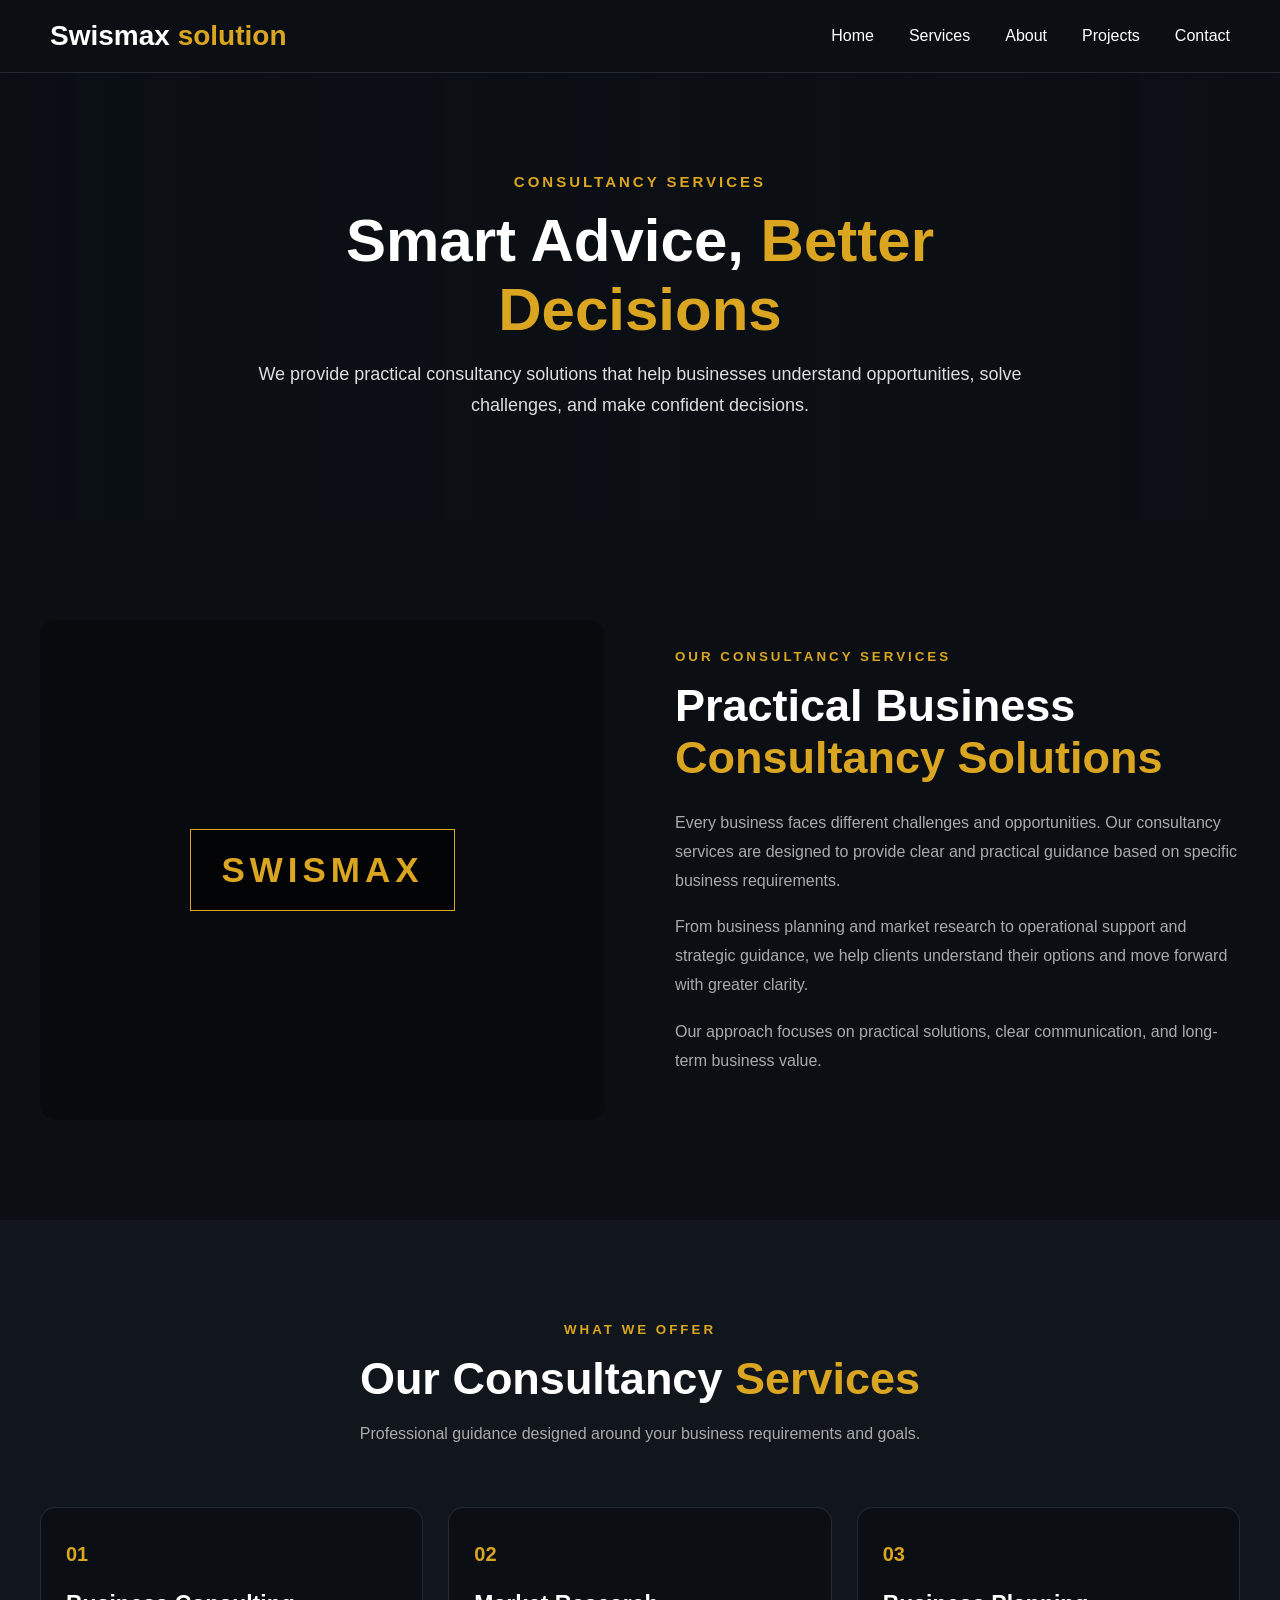
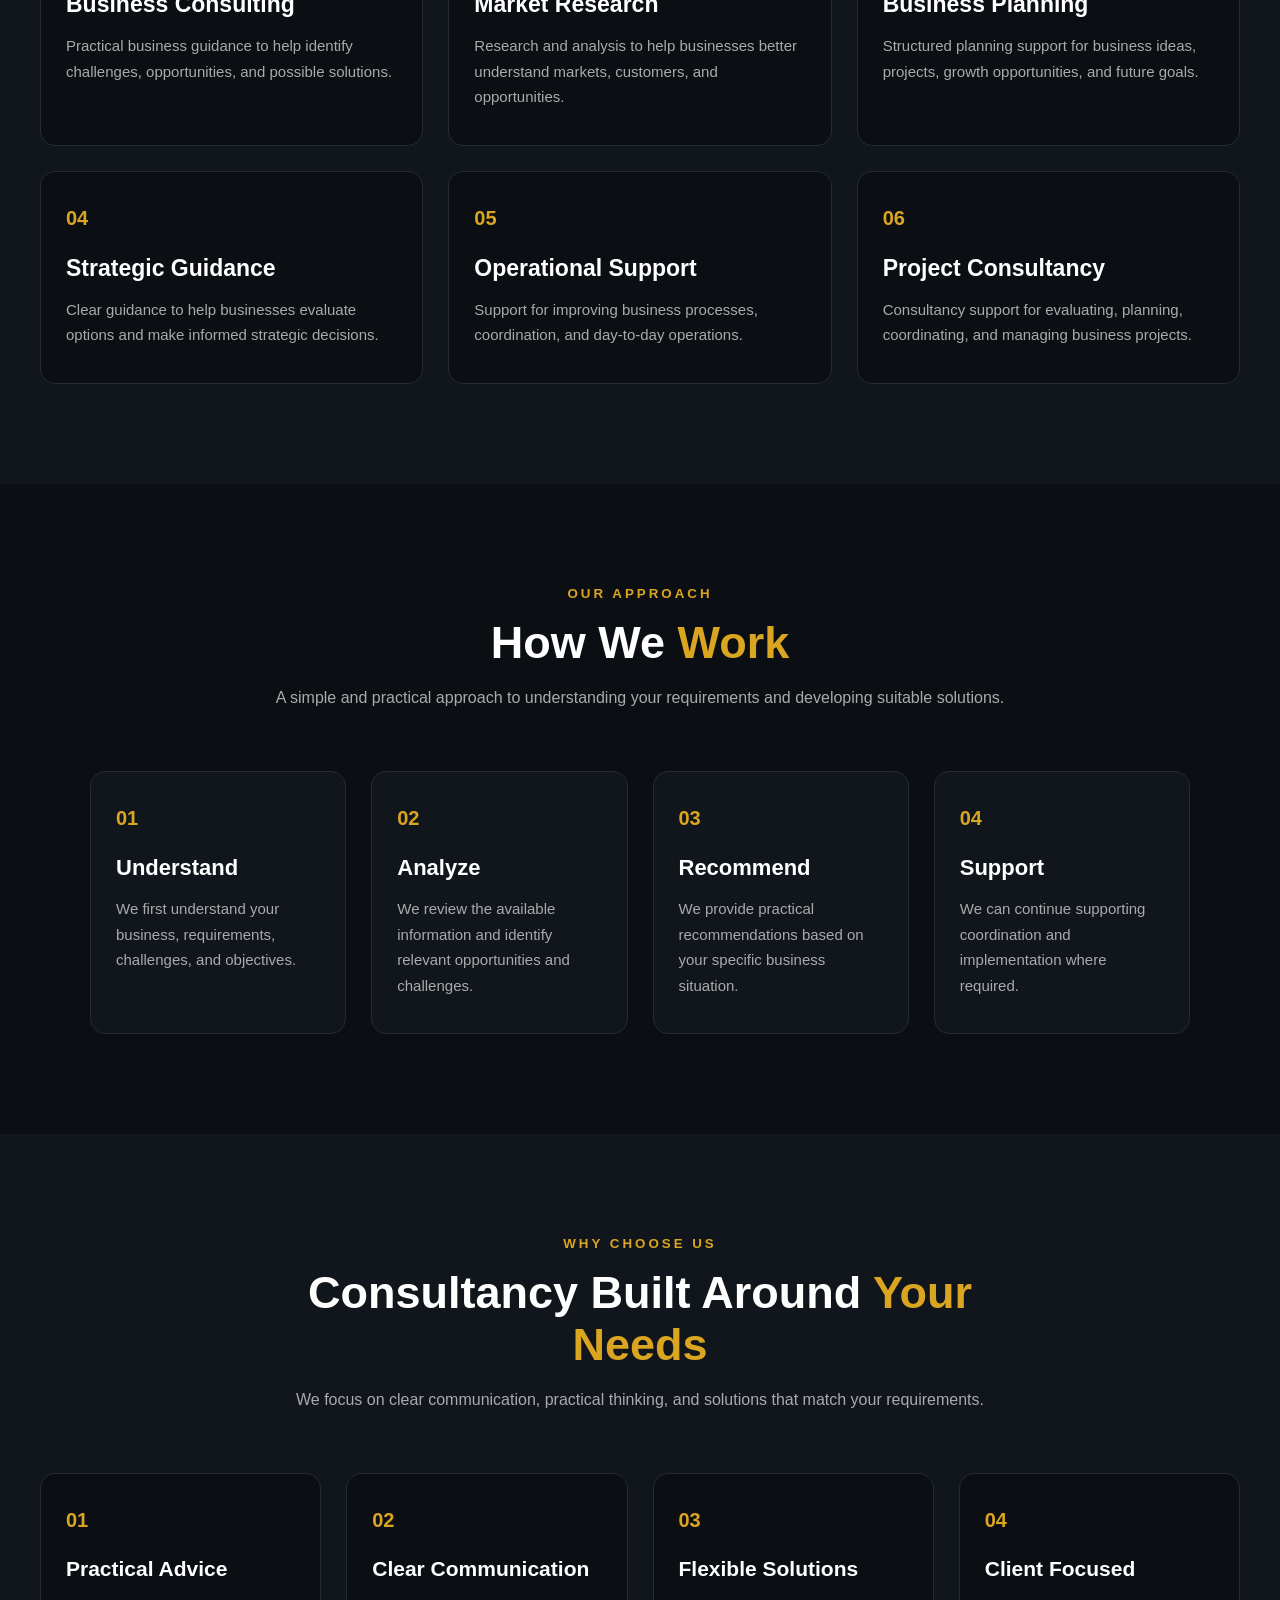
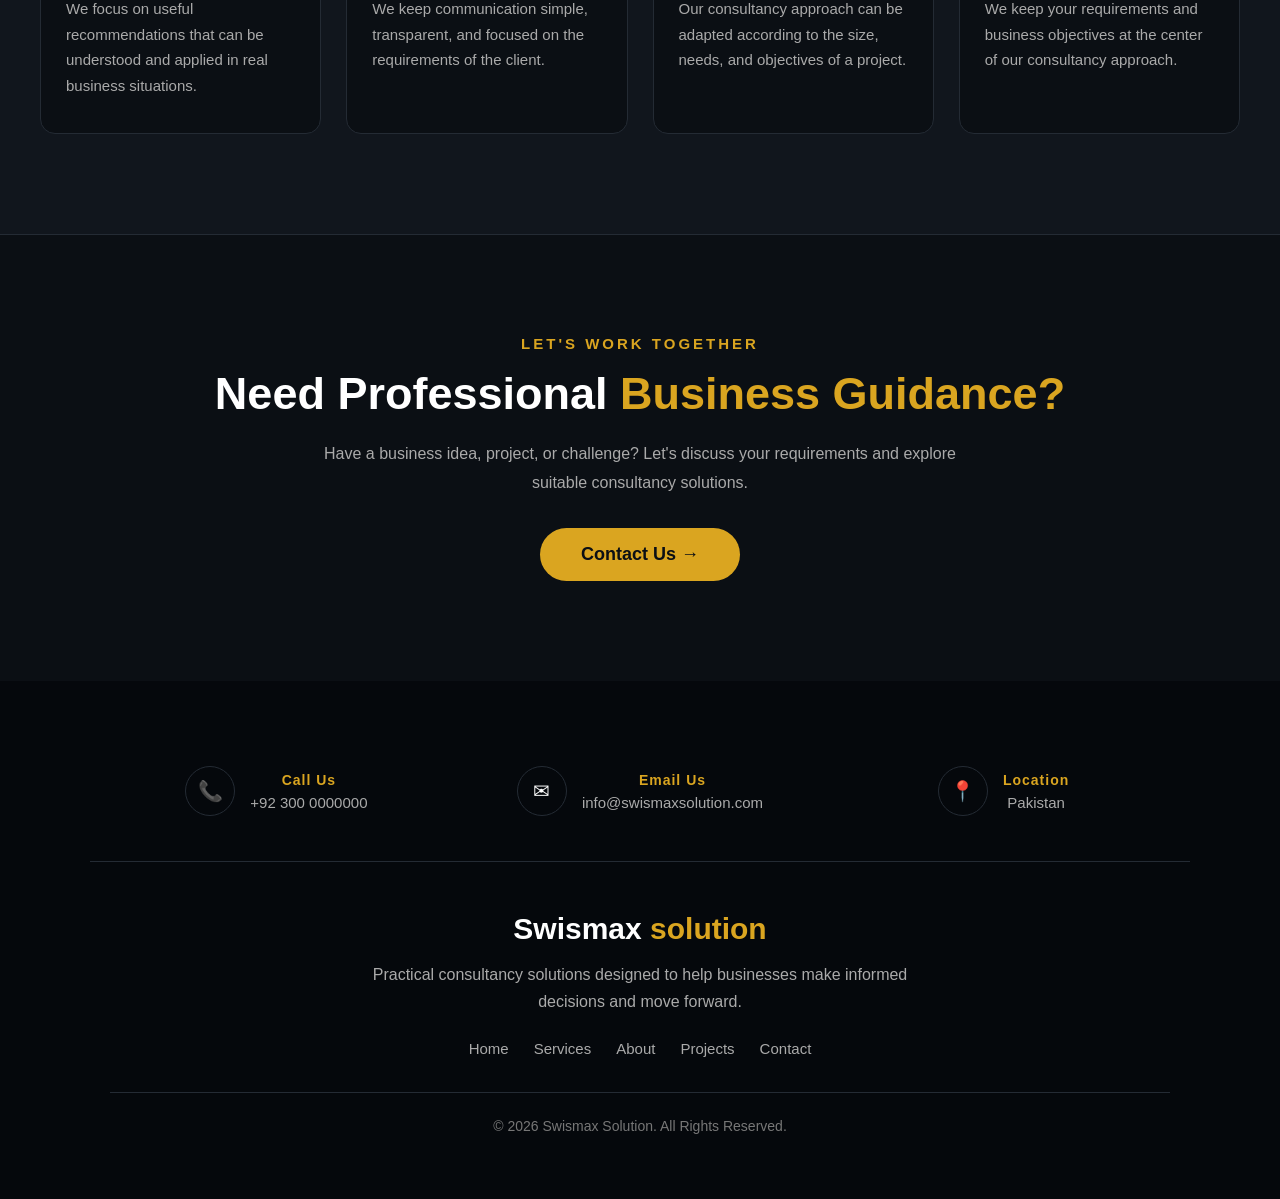
<file: cons.html>
<!DOCTYPE html>
<html lang="en">

<head>

    <meta charset="UTF-8">

    <meta name="viewport" content="width=device-width, initial-scale=1.0">

    <title>Swismax Solution - Consultancy</title>

    <link rel="stylesheet" href="style.css">

</head>


<body>


    <!-- ================= NAVBAR ================= -->

 
<nav>

    <div class="logo">
        Swismax<span> solution</span>
    </div>


    <!-- Toggle Button -->

    <button class="menu-toggle" id="menuToggle">
        ☰
    </button>


    <!-- Navigation Links -->

    <ul class="nav-links" id="navLinks">

        <li>
            <a href="index.html">Home</a>
        </li>

        <li>
            <a href="Services.html">Services</a>
        </li>

        <li>
            <a href="About.html">About</a>
        </li>

        <li>
            <a href="Project.html">Projects</a>
        </li>

        <li>
            <a href="contact.html">Contact</a>
        </li>

    </ul>

</nav>




    <!-- ================= HERO ================= -->

    <section class="consultancy-hero">

        <div class="consultancy-hero-content">

            <small>CONSULTANCY SERVICES</small>

            <h1>
                Smart Advice,
                <span>Better Decisions</span>
            </h1>

            <p>
                We provide practical consultancy solutions that help
                businesses understand opportunities, solve challenges,
                and make confident decisions.
            </p>

        </div>

    </section>



    <!-- ================= INTRO ================= -->

    <section class="consultancy-main">

        <div class="consultancy-main-container">


            <div class="consultancy-main-image">

                <div class="consultancy-image-box">
                    SWISMAX
                </div>

            </div>


            <div class="consultancy-main-content">

                <small>OUR CONSULTANCY SERVICES</small>

                <h2>
                    Practical Business
                    <span>Consultancy Solutions</span>
                </h2>

                <p>
                    Every business faces different challenges and
                    opportunities. Our consultancy services are designed
                    to provide clear and practical guidance based on
                    specific business requirements.
                </p>

                <p>
                    From business planning and market research to
                    operational support and strategic guidance, we help
                    clients understand their options and move forward
                    with greater clarity.
                </p>

                <p>
                    Our approach focuses on practical solutions,
                    clear communication, and long-term business value.
                </p>

            </div>

        </div>

    </section>



    <!-- ================= SERVICES ================= -->

    <section class="consultancy-services">

        <div class="consultancy-section-heading">

            <small>WHAT WE OFFER</small>

            <h2>
                Our Consultancy
                <span>Services</span>
            </h2>

            <p>
                Professional guidance designed around your business
                requirements and goals.
            </p>

        </div>


        <div class="consultancy-service-grid">


            <!-- CARD 1 -->

            <div class="consultancy-service-card">

                <div class="consultancy-icon">
                    01
                </div>

                <h3>
                    Business Consulting
                </h3>

                <p>
                    Practical business guidance to help identify
                    challenges, opportunities, and possible solutions.
                </p>

            </div>



            <!-- CARD 2 -->

            <div class="consultancy-service-card">

                <div class="consultancy-icon">
                    02
                </div>

                <h3>
                    Market Research
                </h3>

                <p>
                    Research and analysis to help businesses better
                    understand markets, customers, and opportunities.
                </p>

            </div>



            <!-- CARD 3 -->

            <div class="consultancy-service-card">

                <div class="consultancy-icon">
                    03
                </div>

                <h3>
                    Business Planning
                </h3>

                <p>
                    Structured planning support for business ideas,
                    projects, growth opportunities, and future goals.
                </p>

            </div>



            <!-- CARD 4 -->

            <div class="consultancy-service-card">

                <div class="consultancy-icon">
                    04
                </div>

                <h3>
                    Strategic Guidance
                </h3>

                <p>
                    Clear guidance to help businesses evaluate options
                    and make informed strategic decisions.
                </p>

            </div>



            <!-- CARD 5 -->

            <div class="consultancy-service-card">

                <div class="consultancy-icon">
                    05
                </div>

                <h3>
                    Operational Support
                </h3>

                <p>
                    Support for improving business processes,
                    coordination, and day-to-day operations.
                </p>

            </div>



            <!-- CARD 6 -->

            <div class="consultancy-service-card">

                <div class="consultancy-icon">
                    06
                </div>

                <h3>
                    Project Consultancy
                </h3>

                <p>
                    Consultancy support for evaluating, planning,
                    coordinating, and managing business projects.
                </p>

            </div>

        </div>

    </section>



    <!-- ================= PROCESS ================= -->

    <section class="consultancy-process">

        <div class="consultancy-section-heading">

            <small>OUR APPROACH</small>

            <h2>
                How We
                <span>Work</span>
            </h2>

            <p>
                A simple and practical approach to understanding your
                requirements and developing suitable solutions.
            </p>

        </div>


        <div class="consultancy-process-grid">


            <div class="consultancy-process-card">

                <div class="consultancy-process-number">
                    01
                </div>

                <h3>
                    Understand
                </h3>

                <p>
                    We first understand your business, requirements,
                    challenges, and objectives.
                </p>

            </div>



            <div class="consultancy-process-card">

                <div class="consultancy-process-number">
                    02
                </div>

                <h3>
                    Analyze
                </h3>

                <p>
                    We review the available information and identify
                    relevant opportunities and challenges.
                </p>

            </div>



            <div class="consultancy-process-card">

                <div class="consultancy-process-number">
                    03
                </div>

                <h3>
                    Recommend
                </h3>

                <p>
                    We provide practical recommendations based on
                    your specific business situation.
                </p>

            </div>



            <div class="consultancy-process-card">

                <div class="consultancy-process-number">
                    04
                </div>

                <h3>
                    Support
                </h3>

                <p>
                    We can continue supporting coordination and
                    implementation where required.
                </p>

            </div>

        </div>

    </section>



    <!-- ================= WHY US ================= -->

    <section class="consultancy-why">

        <div class="consultancy-section-heading">

            <small>WHY CHOOSE US</small>

            <h2>
                Consultancy Built Around
                <span>Your Needs</span>
            </h2>

            <p>
                We focus on clear communication, practical thinking,
                and solutions that match your requirements.
            </p>

        </div>


        <div class="consultancy-why-grid">


            <div class="consultancy-why-card">

                <div class="consultancy-why-number">
                    01
                </div>

                <h3>
                    Practical Advice
                </h3>

                <p>
                    We focus on useful recommendations that can be
                    understood and applied in real business situations.
                </p>

            </div>



            <div class="consultancy-why-card">

                <div class="consultancy-why-number">
                    02
                </div>

                <h3>
                    Clear Communication
                </h3>

                <p>
                    We keep communication simple, transparent, and
                    focused on the requirements of the client.
                </p>

            </div>



            <div class="consultancy-why-card">

                <div class="consultancy-why-number">
                    03
                </div>

                <h3>
                    Flexible Solutions
                </h3>

                <p>
                    Our consultancy approach can be adapted according
                    to the size, needs, and objectives of a project.
                </p>

            </div>



            <div class="consultancy-why-card">

                <div class="consultancy-why-number">
                    04
                </div>

                <h3>
                    Client Focused
                </h3>

                <p>
                    We keep your requirements and business objectives
                    at the center of our consultancy approach.
                </p>

            </div>

        </div>

    </section>



    <!-- ================= CTA ================= -->

    <section class="consultancy-cta">

        <small>LET'S WORK TOGETHER</small>

        <h2>
            Need Professional
            <span>Business Guidance?</span>
        </h2>

        <p>
            Have a business idea, project, or challenge?
            Let's discuss your requirements and explore suitable
            consultancy solutions.
        </p>

        <a href="/contact.html" class="contact-btn">
            Contact Us →
        </a>

    </section>



    <!-- ================= FOOTER ================= -->

    <footer class="consultancy-footer">


        <div class="consultancy-footer-top">


            <div class="consultancy-footer-item">

                <div class="consultancy-footer-icon">
                    📞
                </div>

                <div>

                    <span>Call Us</span>

                    <p>
                        +92 300 0000000
                    </p>

                </div>

            </div>



            <div class="consultancy-footer-item">

                <div class="consultancy-footer-icon">
                    ✉
                </div>

                <div>

                    <span>Email Us</span>

                    <p>
                        info@swismaxsolution.com
                    </p>

                </div>

            </div>



            <div class="consultancy-footer-item">

                <div class="consultancy-footer-icon">
                    📍
                </div>

                <div>

                    <span>Location</span>

                    <p>
                        Pakistan
                    </p>

                </div>

            </div>

        </div>



        <div class="consultancy-footer-bottom">


            <div class="consultancy-footer-logo">

                Swismax<span> solution</span>

            </div>


            <p>
                Practical consultancy solutions designed to help
                businesses make informed decisions and move forward.
            </p>


            <div class="consultancy-footer-links">

                <a href="/index.html">Home</a>

                <a href="/Services.html">Services</a>

                <a href="/About.html">About</a>

                <a href="/Project.html">Projects</a>

                <a href="/contact.html">Contact</a>

            </div>


            <div class="consultancy-copyright">

                © 2026 Swismax Solution. All Rights Reserved.

            </div>


        </div>

    </footer>


</body>
<script> const menuToggle = document.getElementById("menuToggle"); const navLinks = document.getElementById("navLinks"); menuToggle.addEventListener("click", function () { navLinks.classList.toggle("active"); }); </script>
</html>
</file>
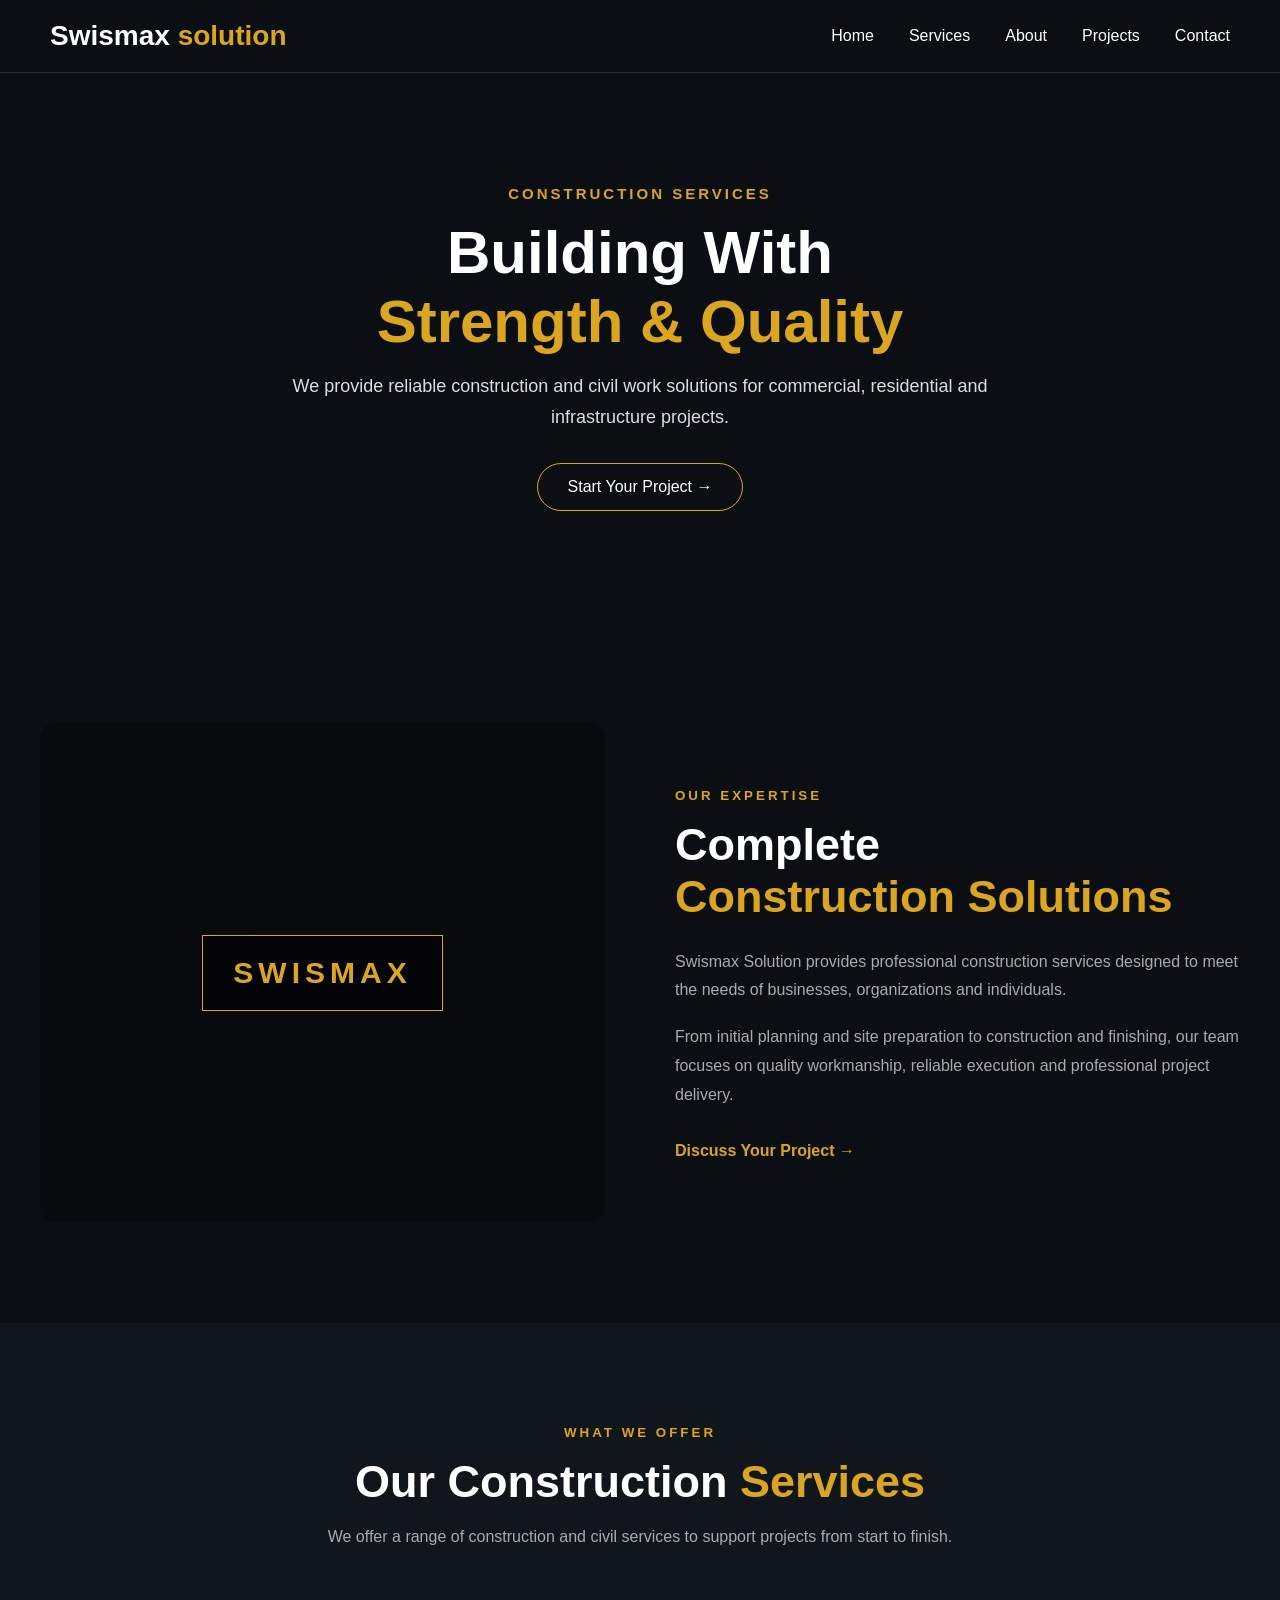
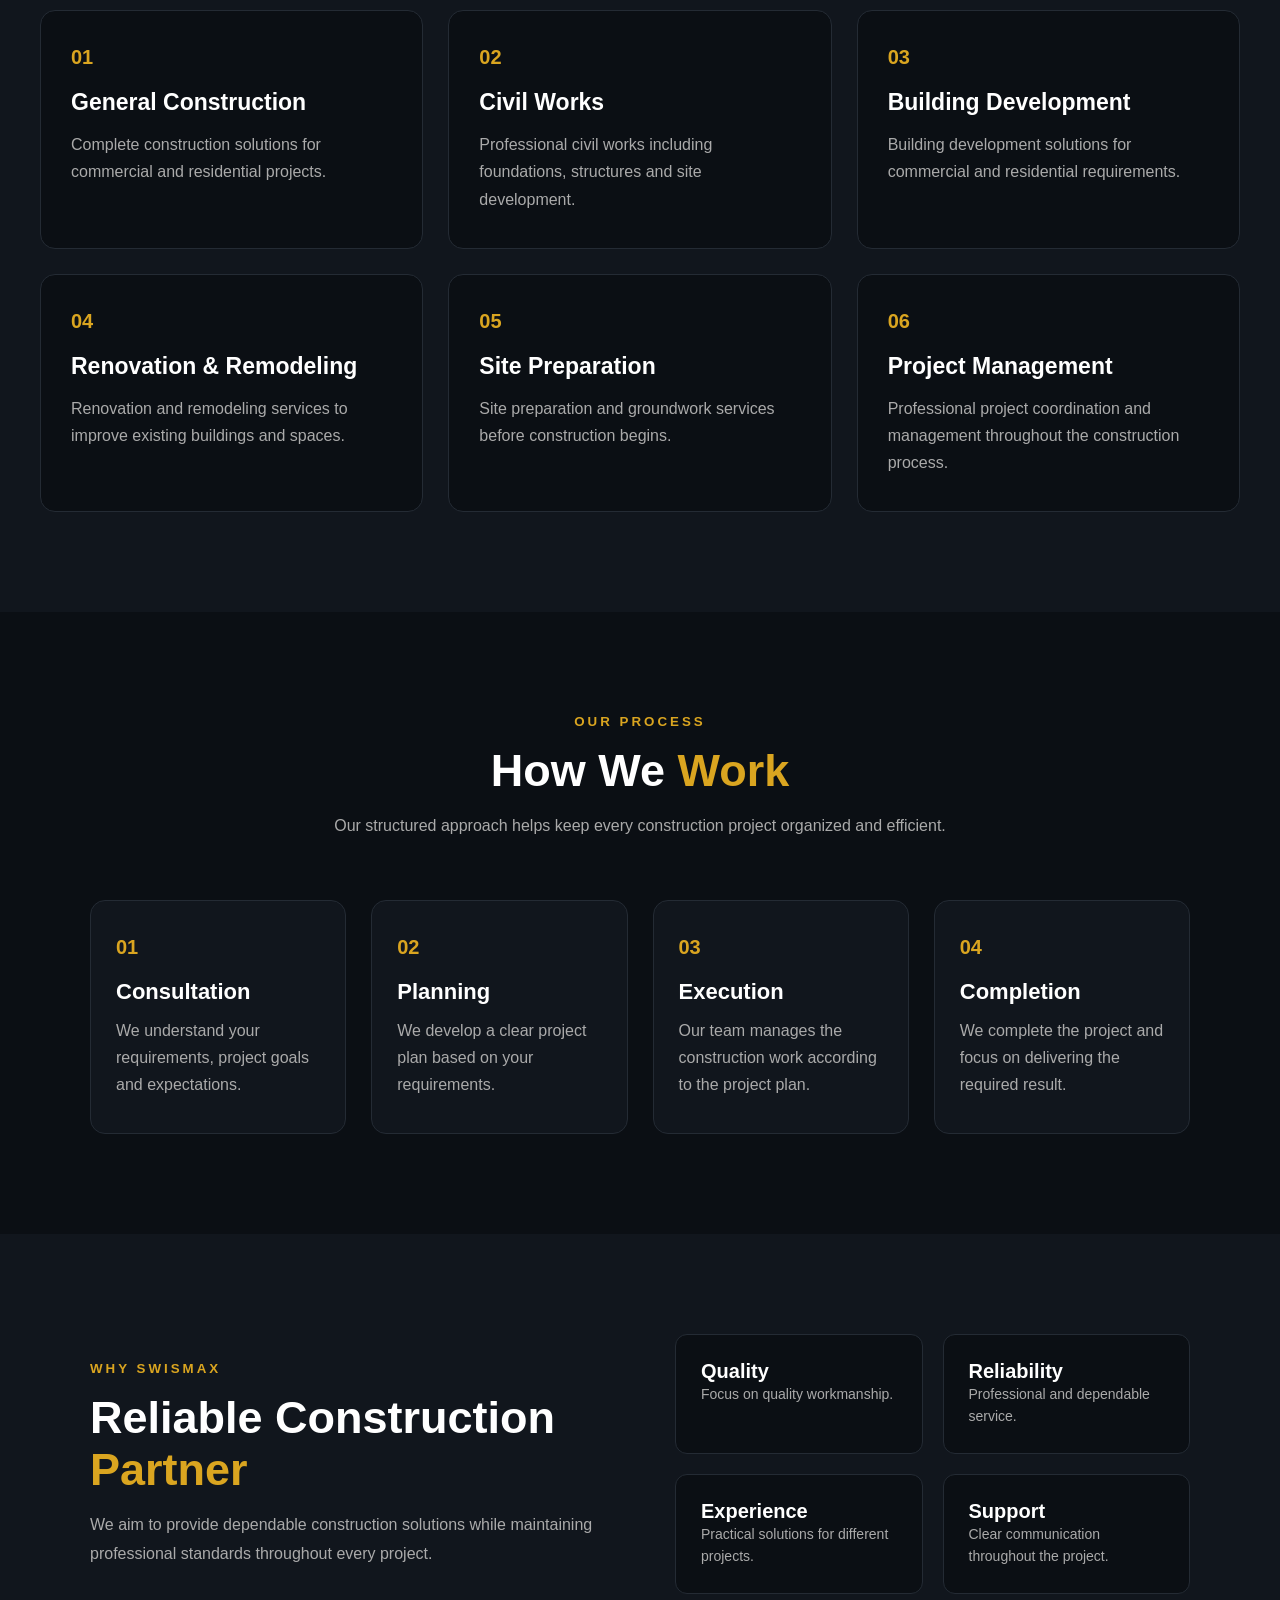
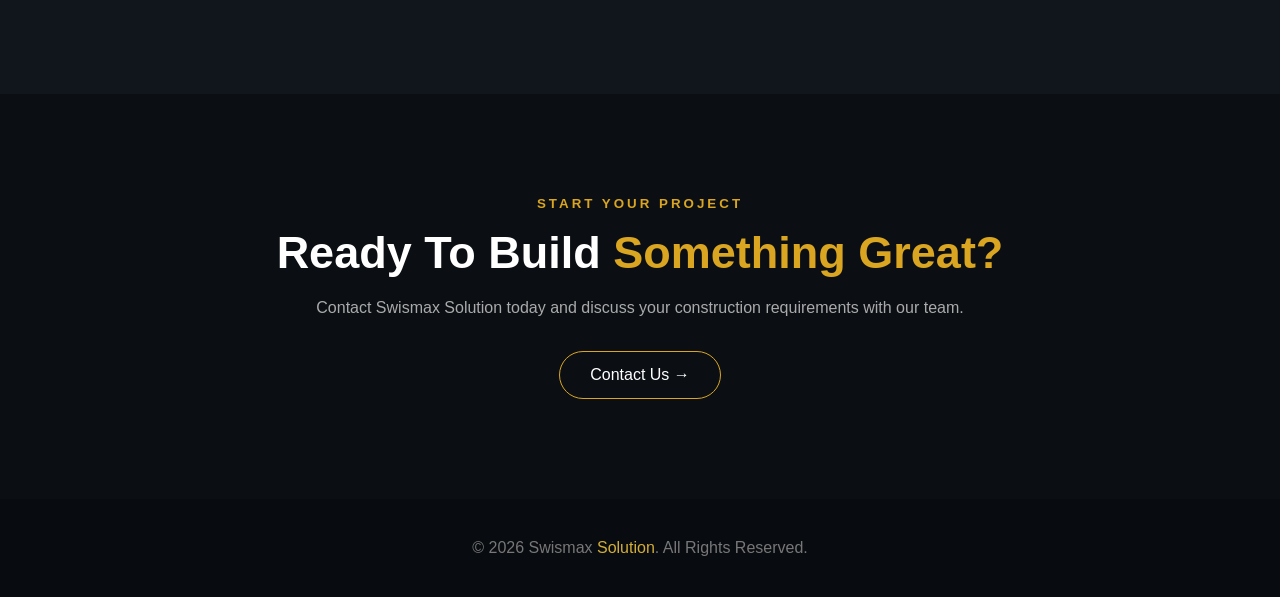
<file: const.html>
<!DOCTYPE html>
<html lang="en">

<head>

    <meta charset="UTF-8">

    <meta name="viewport" content="width=device-width, initial-scale=1.0">

    <title>Swismax Solution - Construction</title>

    <link rel="stylesheet" href="style.css">

</head>


<body>


    <!-- ================= NAVBAR ================= -->

    
<nav>

    <div class="logo">
        Swismax<span> solution</span>
    </div>


    <!-- Toggle Button -->

    <button class="menu-toggle" id="menuToggle">
        ☰
    </button>


    <!-- Navigation Links -->

    <ul class="nav-links" id="navLinks">

        <li>
            <a href="index.html">Home</a>
        </li>

        <li>
            <a href="Services.html">Services</a>
        </li>

        <li>
            <a href="About.html">About</a>
        </li>

        <li>
            <a href="Project.html">Projects</a>
        </li>

        <li>
            <a href="contact.html">Contact</a>
        </li>

    </ul>

</nav>





    <!-- ================= CONSTRUCTION HERO ================= -->

    <section class="construction-hero">

        <div class="construction-hero-content">

            <small>
                CONSTRUCTION SERVICES
            </small>

            <h1>
                Building With
                <span>Strength & Quality</span>
            </h1>

            <p>
                We provide reliable construction and civil work
                solutions for commercial, residential and
                infrastructure projects.
            </p>

            <a href="/contact.html" class="construction-btn">
                Start Your Project →
            </a>

        </div>

    </section>



    <!-- ================= INTRODUCTION ================= -->

    <section class="construction-intro">

        <div class="construction-intro-container">


            <div class="construction-intro-image">

                <div class="construction-image-box">
                    SWISMAX
                </div>

            </div>



            <div class="construction-intro-content">

                <small>
                    OUR EXPERTISE
                </small>

                <h2>
                    Complete
                    <span>Construction Solutions</span>
                </h2>

                <p>
                    Swismax Solution provides professional
                    construction services designed to meet the
                    needs of businesses, organizations and
                    individuals.
                </p>

                <p>
                    From initial planning and site preparation
                    to construction and finishing, our team
                    focuses on quality workmanship, reliable
                    execution and professional project delivery.
                </p>

                <a href="/contact.html" class="construction-link">
                    Discuss Your Project →
                </a>

            </div>

        </div>

    </section>



    <!-- ================= SERVICES ================= -->

    <section class="construction-services">

        <div class="construction-section-heading">

            <small>
                WHAT WE OFFER
            </small>

            <h2>
                Our Construction
                <span>Services</span>
            </h2>

            <p>
                We offer a range of construction and civil
                services to support projects from start to finish.
            </p>

        </div>



        <div class="construction-service-grid">


            <!-- CARD 01 -->

            <div class="construction-service-card">

                <span class="construction-number">
                    01
                </span>

                <h3>
                    General Construction
                </h3>

                <p>
                    Complete construction solutions for
                    commercial and residential projects.
                </p>

            </div>



            <!-- CARD 02 -->

            <div class="construction-service-card">

                <span class="construction-number">
                    02
                </span>

                <h3>
                    Civil Works
                </h3>

                <p>
                    Professional civil works including
                    foundations, structures and site development.
                </p>

            </div>



            <!-- CARD 03 -->

            <div class="construction-service-card">

                <span class="construction-number">
                    03
                </span>

                <h3>
                    Building Development
                </h3>

                <p>
                    Building development solutions for
                    commercial and residential requirements.
                </p>

            </div>



            <!-- CARD 04 -->

            <div class="construction-service-card">

                <span class="construction-number">
                    04
                </span>

                <h3>
                    Renovation & Remodeling
                </h3>

                <p>
                    Renovation and remodeling services to
                    improve existing buildings and spaces.
                </p>

            </div>



            <!-- CARD 05 -->

            <div class="construction-service-card">

                <span class="construction-number">
                    05
                </span>

                <h3>
                    Site Preparation
                </h3>

                <p>
                    Site preparation and groundwork services
                    before construction begins.
                </p>

            </div>



            <!-- CARD 06 -->

            <div class="construction-service-card">

                <span class="construction-number">
                    06
                </span>

                <h3>
                    Project Management
                </h3>

                <p>
                    Professional project coordination and
                    management throughout the construction process.
                </p>

            </div>

        </div>

    </section>



    <!-- ================= PROCESS ================= -->

    <section class="construction-process">

        <div class="construction-section-heading">

            <small>
                OUR PROCESS
            </small>

            <h2>
                How We
                <span>Work</span>
            </h2>

            <p>
                Our structured approach helps keep every
                construction project organized and efficient.
            </p>

        </div>



        <div class="construction-process-grid">


            <div class="process-card">

                <span>01</span>

                <h3>
                    Consultation
                </h3>

                <p>
                    We understand your requirements,
                    project goals and expectations.
                </p>

            </div>



            <div class="process-card">

                <span>02</span>

                <h3>
                    Planning
                </h3>

                <p>
                    We develop a clear project plan based
                    on your requirements.
                </p>

            </div>



            <div class="process-card">

                <span>03</span>

                <h3>
                    Execution
                </h3>

                <p>
                    Our team manages the construction work
                    according to the project plan.
                </p>

            </div>



            <div class="process-card">

                <span>04</span>

                <h3>
                    Completion
                </h3>

                <p>
                    We complete the project and focus on
                    delivering the required result.
                </p>

            </div>

        </div>

    </section>



    <!-- ================= WHY US ================= -->

    <section class="construction-why">

        <div class="construction-why-container">


            <div>

                <small>
                    WHY SWISMAX
                </small>

                <h2>
                    Reliable Construction
                    <span>Partner</span>
                </h2>

                <p>
                    We aim to provide dependable construction
                    solutions while maintaining professional
                    standards throughout every project.
                </p>

            </div>



            <div class="construction-features">

                <div>
                    <strong>
                        Quality
                    </strong>

                    <p>
                        Focus on quality workmanship.
                    </p>
                </div>


                <div>
                    <strong>
                        Reliability
                    </strong>

                    <p>
                        Professional and dependable service.
                    </p>
                </div>


                <div>
                    <strong>
                        Experience
                    </strong>

                    <p>
                        Practical solutions for different projects.
                    </p>
                </div>


                <div>
                    <strong>
                        Support
                    </strong>

                    <p>
                        Clear communication throughout the project.
                    </p>
                </div>

            </div>

        </div>

    </section>



    <!-- ================= CTA ================= -->

    <section class="construction-cta">

        <small>
            START YOUR PROJECT
        </small>

        <h2>
            Ready To Build
            <span>Something Great?</span>
        </h2>

        <p>
            Contact Swismax Solution today and discuss
            your construction requirements with our team.
        </p>

        <a href="/contact.html">
            Contact Us →
        </a>

    </section>



    <!-- ================= FOOTER ================= -->

    <footer>

        <p>
            © 2026 Swismax<span> Solution</span>.
            All Rights Reserved.
        </p>

    </footer>


</body>

<script> const menuToggle = document.getElementById("menuToggle"); const navLinks = document.getElementById("navLinks"); menuToggle.addEventListener("click", function () { navLinks.classList.toggle("active"); }); </script>
</html>
</file>
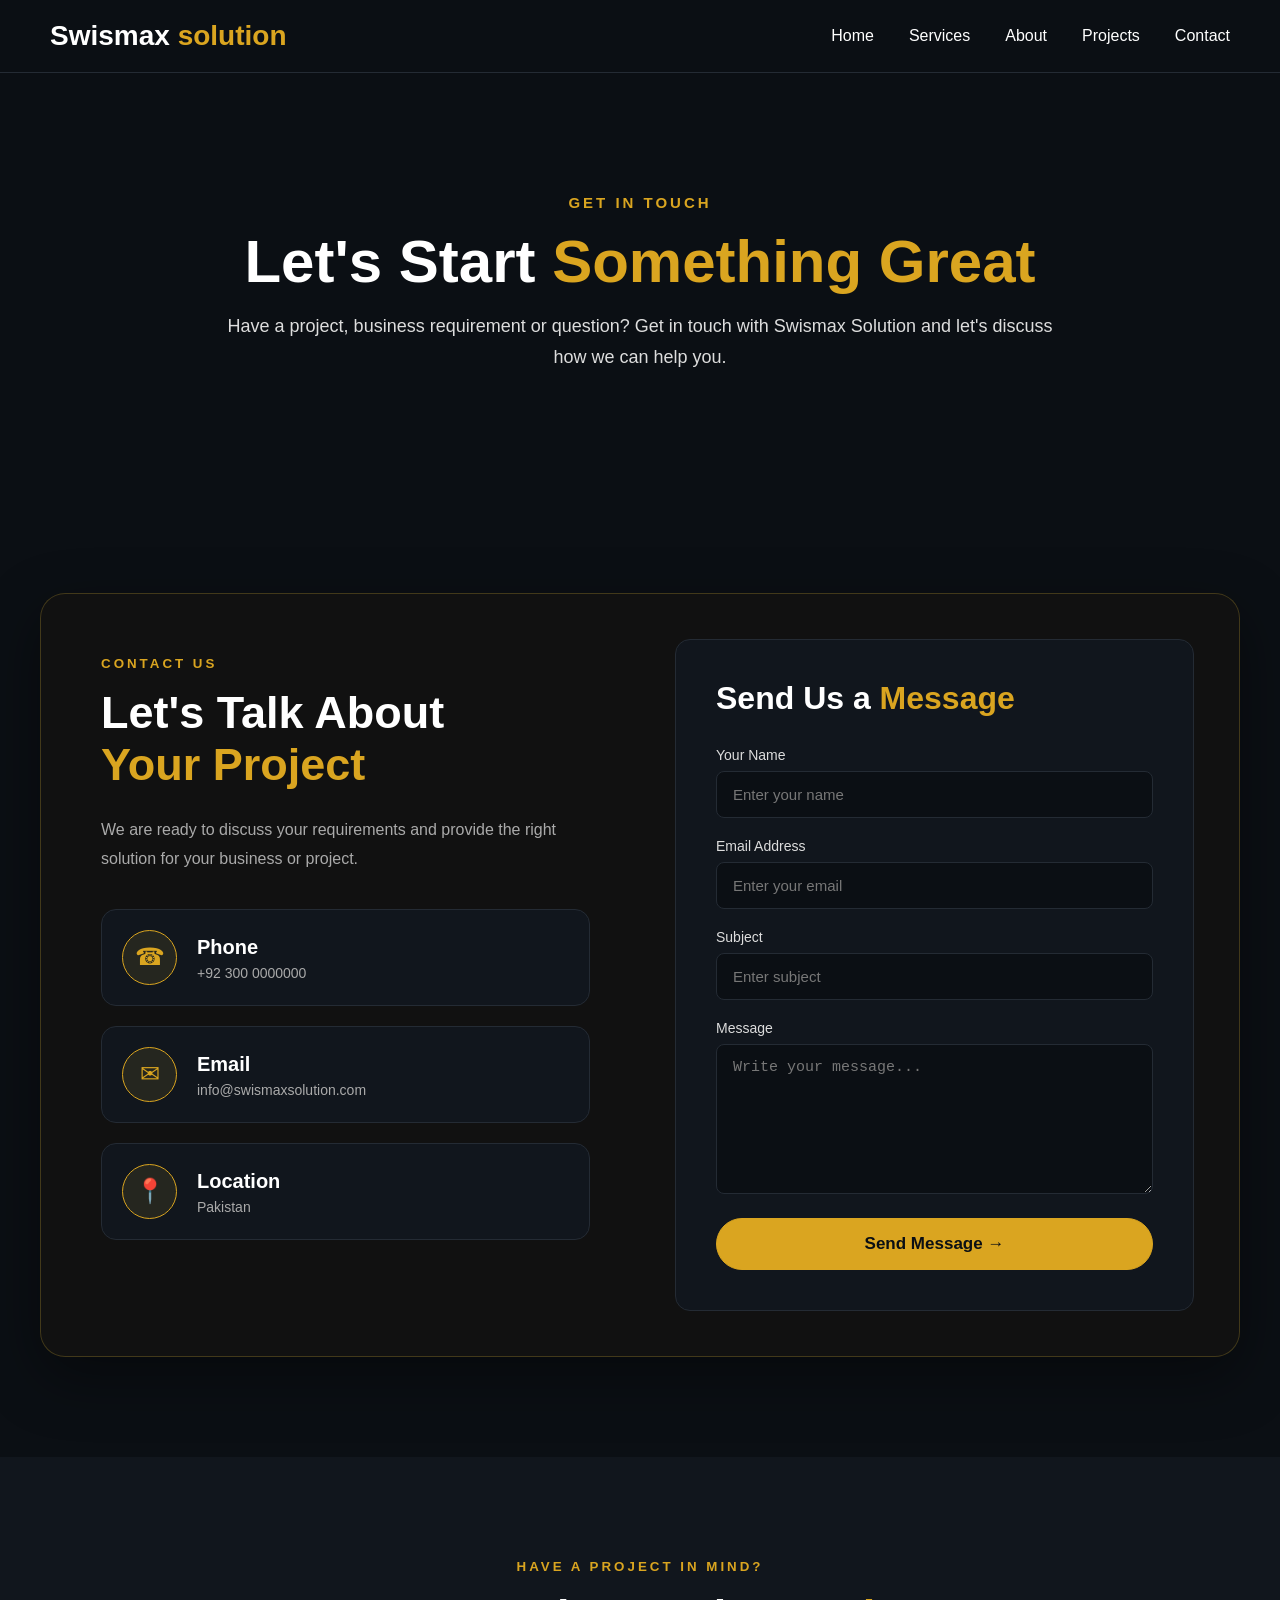
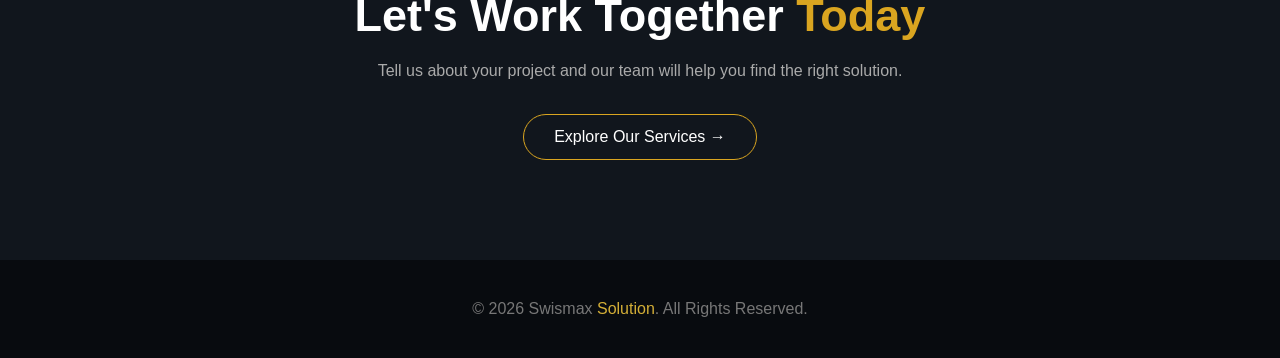
<file: contact.html>
<!DOCTYPE html>
<html lang="en">

<head>

    <meta charset="UTF-8">

    <meta name="viewport" content="width=device-width, initial-scale=1.0">

    <title>Swismax Solution - Contact</title>

    <link rel="stylesheet" href="style.css">

</head>


<body>


    <!-- ================= NAVBAR ================= -->

<nav>

    <div class="logo">
        Swismax<span> solution</span>
    </div>


    <!-- Toggle Button -->

    <button class="menu-toggle" id="menuToggle">
        ☰
    </button>


    <!-- Navigation Links -->

    <ul class="nav-links" id="navLinks">

        <li>
            <a href="index.html">Home</a>
        </li>

        <li>
            <a href="Services.html">Services</a>
        </li>

        <li>
            <a href="About.html">About</a>
        </li>

        <li>
            <a href="Project.html">Projects</a>
        </li>

        <li>
            <a href="contact.html">Contact</a>
        </li>

    </ul>

</nav>






    <!-- ================= CONTACT HERO ================= -->

    <section class="contact-hero">

        <div class="contact-hero-content">

            <small>
                GET IN TOUCH
            </small>

            <h1>
                Let's Start
                <span>Something Great</span>
            </h1>

            <p>
                Have a project, business requirement or question?
                Get in touch with Swismax Solution and let's
                discuss how we can help you.
            </p>

        </div>

    </section>



    <!-- ================= CONTACT MAIN ================= -->

    <section class="contact-main">

        <div class="contact-container">


            <!-- ================= CONTACT INFORMATION ================= -->

            <div class="contact-info">

                <small>
                    CONTACT US
                </small>

                <h2>
                    Let's Talk About
                    <span>Your Project</span>
                </h2>

                <p>
                    We are ready to discuss your requirements
                    and provide the right solution for your
                    business or project.
                </p>


                <!-- PHONE -->

                <div class="contact-item">

                    <div class="contact-icon">
                        ☎
                    </div>

                    <div>

                        <h3>
                            Phone
                        </h3>

                        <p>
                            +92 300 0000000
                        </p>

                    </div>

                </div>



                <!-- EMAIL -->

                <div class="contact-item">

                    <div class="contact-icon">
                        ✉
                    </div>

                    <div>

                        <h3>
                            Email
                        </h3>

                        <p>
                            info@swismaxsolution.com
                        </p>

                    </div>

                </div>



                <!-- LOCATION -->

                <div class="contact-item">

                    <div class="contact-icon">
                        📍
                    </div>

                    <div>

                        <h3>
                            Location
                        </h3>

                        <p>
                            Pakistan
                        </p>

                    </div>

                </div>

            </div>



            <!-- ================= CONTACT FORM ================= -->

            <div class="contact-form">

                <h2>
                    Send Us a <span>Message</span>
                </h2>

                <form>


                    <div class="form-group">

                        <label>
                            Your Name
                        </label>

                        <input
                            type="text"
                            placeholder="Enter your name"
                            required
                        >

                    </div>



                    <div class="form-group">

                        <label>
                            Email Address
                        </label>

                        <input
                            type="email"
                            placeholder="Enter your email"
                            required
                        >

                    </div>



                    <div class="form-group">

                        <label>
                            Subject
                        </label>

                        <input
                            type="text"
                            placeholder="Enter subject"
                        >

                    </div>



                    <div class="form-group">

                        <label>
                            Message
                        </label>

                        <textarea
                            rows="6"
                            placeholder="Write your message..."
                            required
                        ></textarea>

                    </div>



                    <button type="submit">
                        Send Message →
                    </button>


                </form>

            </div>

        </div>

    </section>



    <!-- ================= CTA ================= -->

    <section class="contact-cta">

        <small>
            HAVE A PROJECT IN MIND?
        </small>

        <h2>
            Let's Work Together
            <span>Today</span>
        </h2>

        <p>
            Tell us about your project and our team
            will help you find the right solution.
        </p>

        <a href="/Services.html">
            Explore Our Services →
        </a>

    </section>



    <!-- ================= FOOTER ================= -->

    <footer>

        <p>
            © 2026 Swismax<span> Solution</span>.
            All Rights Reserved.
        </p>

    </footer>


</body>
<script> const menuToggle = document.getElementById("menuToggle"); const navLinks = document.getElementById("navLinks"); menuToggle.addEventListener("click", function () { navLinks.classList.toggle("active"); }); </script>
</html>
</file>
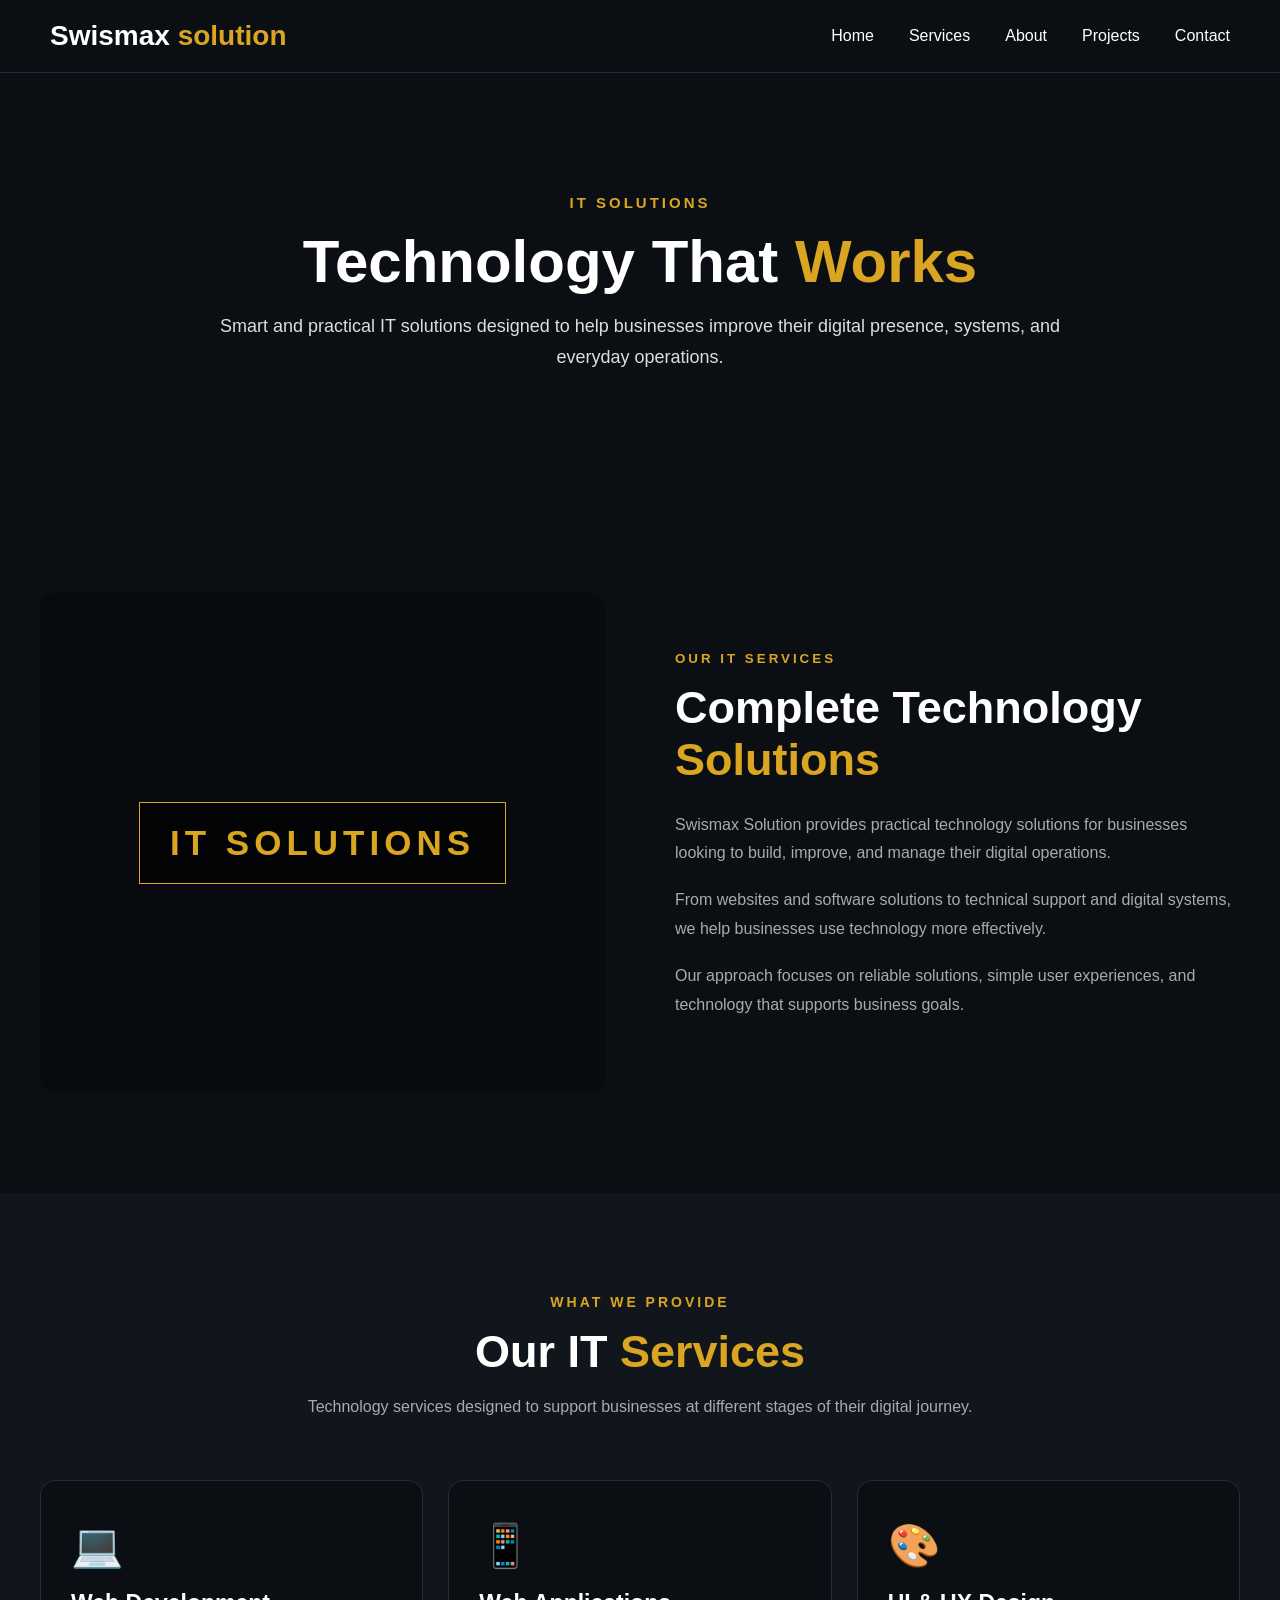
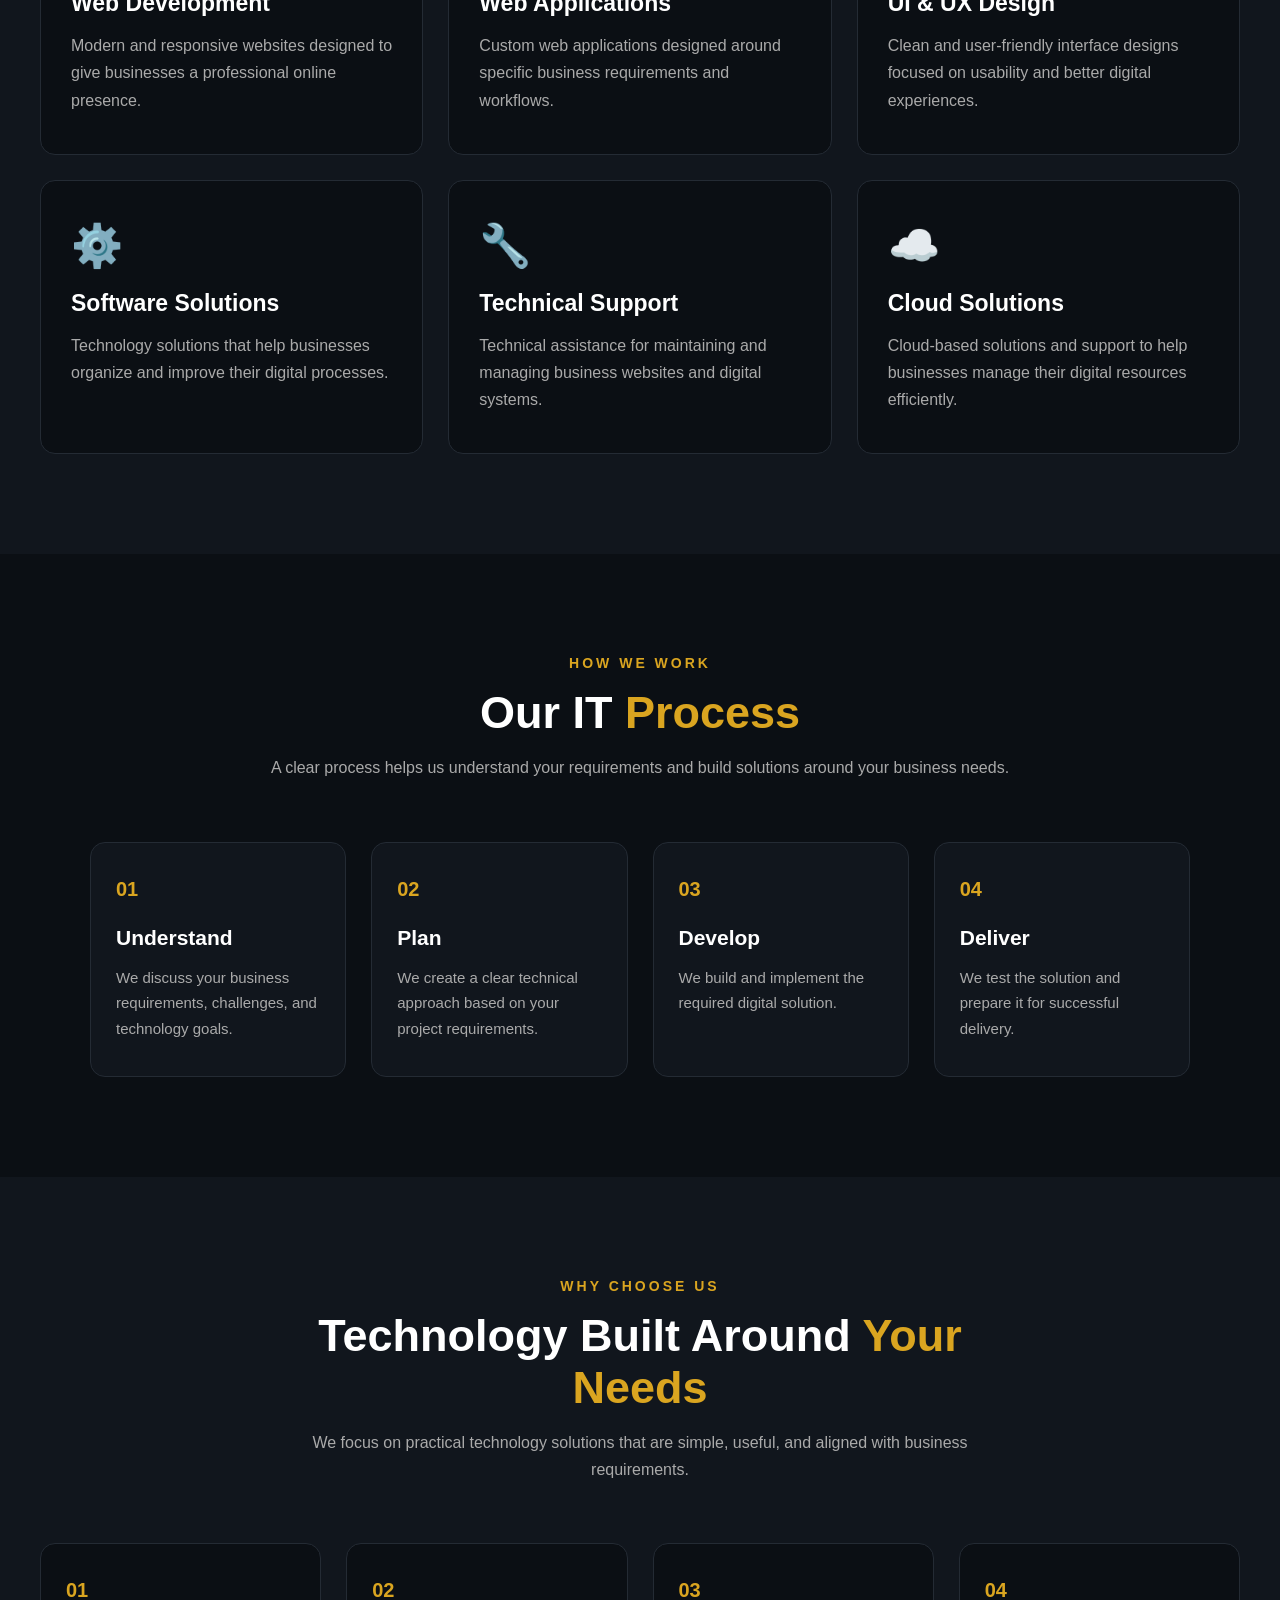
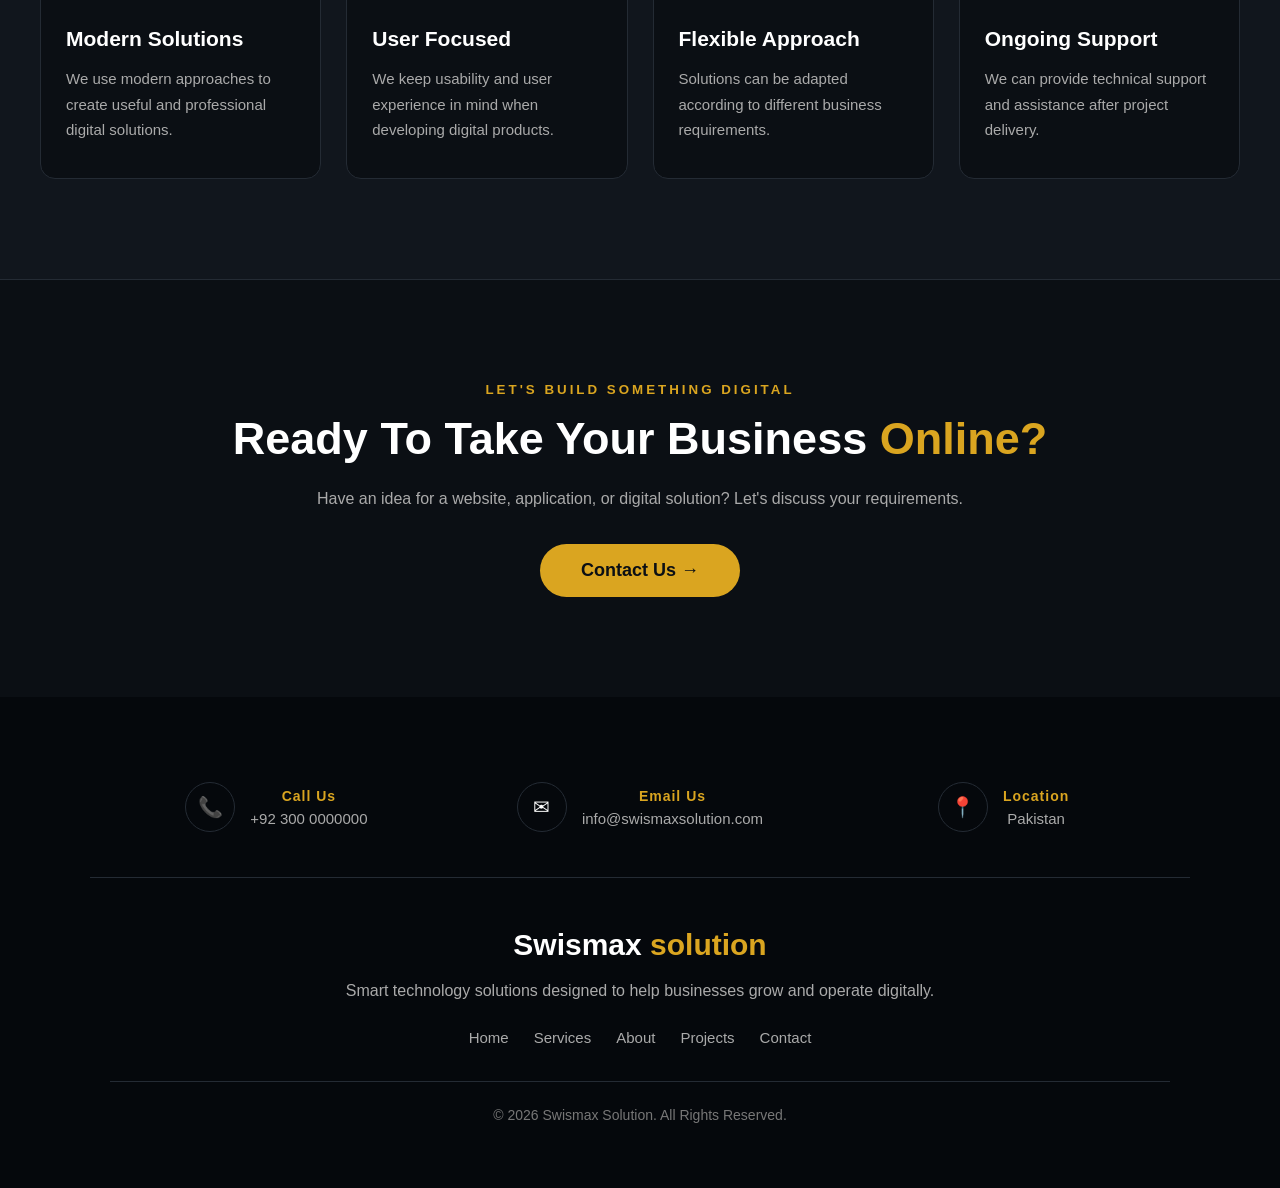
<file: it.html>
<!DOCTYPE html>
<html lang="en">

<head>

    <meta charset="UTF-8">

    <meta name="viewport" content="width=device-width, initial-scale=1.0">

    <title>Swismax Solution - IT Solutions</title>

    <link rel="stylesheet" href="style.css">

</head>

<body>


    <!-- ================= NAVBAR ================= -->
<nav>

    <div class="logo">
        Swismax<span> solution</span>
    </div>


    <!-- Toggle Button -->

    <button class="menu-toggle" id="menuToggle">
        ☰
    </button>


    <!-- Navigation Links -->

    <ul class="nav-links" id="navLinks">

        <li>
            <a href="index.html">Home</a>
        </li>

        <li>
            <a href="Services.html">Services</a>
        </li>

        <li>
            <a href="About.html">About</a>
        </li>

        <li>
            <a href="Project.html">Projects</a>
        </li>

        <li>
            <a href="contact.html">Contact</a>
        </li>

    </ul>

</nav>

    <!-- ================= HERO ================= -->

    <section class="it-hero">

        <div class="it-hero-content">

            <small>IT SOLUTIONS</small>

            <h1>
                Technology That
                <span>Works</span>
            </h1>

            <p>
                Smart and practical IT solutions designed to help
                businesses improve their digital presence, systems,
                and everyday operations.
            </p>

        </div>

    </section>


    <!-- ================= INTRO ================= -->

    <section class="it-main">

        <div class="it-main-container">


            <div class="it-main-image">

                <div class="it-image-box">
                    IT SOLUTIONS
                </div>

            </div>


            <div class="it-main-content">

                <small>OUR IT SERVICES</small>

                <h2>
                    Complete Technology
                    <span>Solutions</span>
                </h2>

                <p>
                    Swismax Solution provides practical technology
                    solutions for businesses looking to build,
                    improve, and manage their digital operations.
                </p>

                <p>
                    From websites and software solutions to technical
                    support and digital systems, we help businesses
                    use technology more effectively.
                </p>

                <p>
                    Our approach focuses on reliable solutions,
                    simple user experiences, and technology that
                    supports business goals.
                </p>

            </div>

        </div>

    </section>


    <!-- ================= SERVICES ================= -->

    <section class="it-services">

        <div class="section-heading">

            <small>WHAT WE PROVIDE</small>

            <h2>
                Our IT
                <span>Services</span>
            </h2>

            <p>
                Technology services designed to support businesses
                at different stages of their digital journey.
            </p>

        </div>


        <div class="it-service-grid">


            <!-- CARD 1 -->

            <div class="it-service-card">

                <div class="it-icon">💻</div>

                <h3>Web Development</h3>

                <p>
                    Modern and responsive websites designed to give
                    businesses a professional online presence.
                </p>

            </div>


            <!-- CARD 2 -->

            <div class="it-service-card">

                <div class="it-icon">📱</div>

                <h3>Web Applications</h3>

                <p>
                    Custom web applications designed around specific
                    business requirements and workflows.
                </p>

            </div>


            <!-- CARD 3 -->

            <div class="it-service-card">

                <div class="it-icon">🎨</div>

                <h3>UI & UX Design</h3>

                <p>
                    Clean and user-friendly interface designs focused
                    on usability and better digital experiences.
                </p>

            </div>


            <!-- CARD 4 -->

            <div class="it-service-card">

                <div class="it-icon">⚙️</div>

                <h3>Software Solutions</h3>

                <p>
                    Technology solutions that help businesses organize
                    and improve their digital processes.
                </p>

            </div>


            <!-- CARD 5 -->

            <div class="it-service-card">

                <div class="it-icon">🔧</div>

                <h3>Technical Support</h3>

                <p>
                    Technical assistance for maintaining and managing
                    business websites and digital systems.
                </p>

            </div>


            <!-- CARD 6 -->

            <div class="it-service-card">

                <div class="it-icon">☁️</div>

                <h3>Cloud Solutions</h3>

                <p>
                    Cloud-based solutions and support to help businesses
                    manage their digital resources efficiently.
                </p>

            </div>

        </div>

    </section>


    <!-- ================= PROCESS ================= -->

    <section class="it-process">

        <div class="section-heading">

            <small>HOW WE WORK</small>

            <h2>
                Our IT
                <span>Process</span>
            </h2>

            <p>
                A clear process helps us understand your requirements
                and build solutions around your business needs.
            </p>

        </div>


        <div class="it-process-grid">


            <div class="it-process-card">

                <div class="it-number">01</div>

                <h3>Understand</h3>

                <p>
                    We discuss your business requirements, challenges,
                    and technology goals.
                </p>

            </div>


            <div class="it-process-card">

                <div class="it-number">02</div>

                <h3>Plan</h3>

                <p>
                    We create a clear technical approach based on
                    your project requirements.
                </p>

            </div>


            <div class="it-process-card">

                <div class="it-number">03</div>

                <h3>Develop</h3>

                <p>
                    We build and implement the required digital
                    solution.
                </p>

            </div>


            <div class="it-process-card">

                <div class="it-number">04</div>

                <h3>Deliver</h3>

                <p>
                    We test the solution and prepare it for
                    successful delivery.
                </p>

            </div>

        </div>

    </section>


    <!-- ================= WHY US ================= -->

    <section class="it-why">

        <div class="section-heading">

            <small>WHY CHOOSE US</small>

            <h2>
                Technology Built Around
                <span>Your Needs</span>
            </h2>

            <p>
                We focus on practical technology solutions that are
                simple, useful, and aligned with business requirements.
            </p>

        </div>


        <div class="it-why-grid">


            <div class="it-why-card">

                <div class="it-number">01</div>

                <h3>Modern Solutions</h3>

                <p>
                    We use modern approaches to create useful and
                    professional digital solutions.
                </p>

            </div>


            <div class="it-why-card">

                <div class="it-number">02</div>

                <h3>User Focused</h3>

                <p>
                    We keep usability and user experience in mind
                    when developing digital products.
                </p>

            </div>


            <div class="it-why-card">

                <div class="it-number">03</div>

                <h3>Flexible Approach</h3>

                <p>
                    Solutions can be adapted according to different
                    business requirements.
                </p>

            </div>


            <div class="it-why-card">

                <div class="it-number">04</div>

                <h3>Ongoing Support</h3>

                <p>
                    We can provide technical support and assistance
                    after project delivery.
                </p>

            </div>

        </div>

    </section>


    <!-- ================= CTA ================= -->

    <section class="it-cta">

        <small>LET'S BUILD SOMETHING DIGITAL</small>

        <h2>
            Ready To Take Your Business
            <span>Online?</span>
        </h2>

        <p>
            Have an idea for a website, application, or digital
            solution? Let's discuss your requirements.
        </p>

        <a href="/contact.html" class="contact-btn">
            Contact Us →
        </a>

    </section>


    <!-- ================= FOOTER ================= -->

    <footer class="it-footer">


        <div class="it-footer-top">


            <!-- PHONE -->

            <div class="it-footer-item">

                <div class="it-footer-icon">
                    📞
                </div>

                <div>

                    <span>Call Us</span>

                    <p>
                        +92 300 0000000
                    </p>

                </div>

            </div>


            <!-- EMAIL -->

            <div class="it-footer-item">

                <div class="it-footer-icon">
                    ✉
                </div>

                <div>

                    <span>Email Us</span>

                    <p>
                        info@swismaxsolution.com
                    </p>

                </div>

            </div>


            <!-- LOCATION -->

            <div class="it-footer-item">

                <div class="it-footer-icon">
                    📍
                </div>

                <div>

                    <span>Location</span>

                    <p>
                        Pakistan
                    </p>

                </div>

            </div>

        </div>


        <div class="it-footer-bottom">

            <div class="it-footer-logo">
                Swismax<span> solution</span>
            </div>

            <p>
                Smart technology solutions designed to help
                businesses grow and operate digitally.
            </p>


            <div class="it-footer-links">

                <a href="/index.html">Home</a>

                <a href="/Services.html">Services</a>

                <a href="/About.html">About</a>

                <a href="/Project.html">Projects</a>

                <a href="/contact.html">Contact</a>

            </div>


            <div class="it-copyright">

                © 2026 Swismax Solution. All Rights Reserved.

            </div>

        </div>

    </footer>


</body>
<script> const menuToggle = document.getElementById("menuToggle"); const navLinks = document.getElementById("navLinks"); menuToggle.addEventListener("click", function () { navLinks.classList.toggle("active"); }); </script>
</html>
</file>
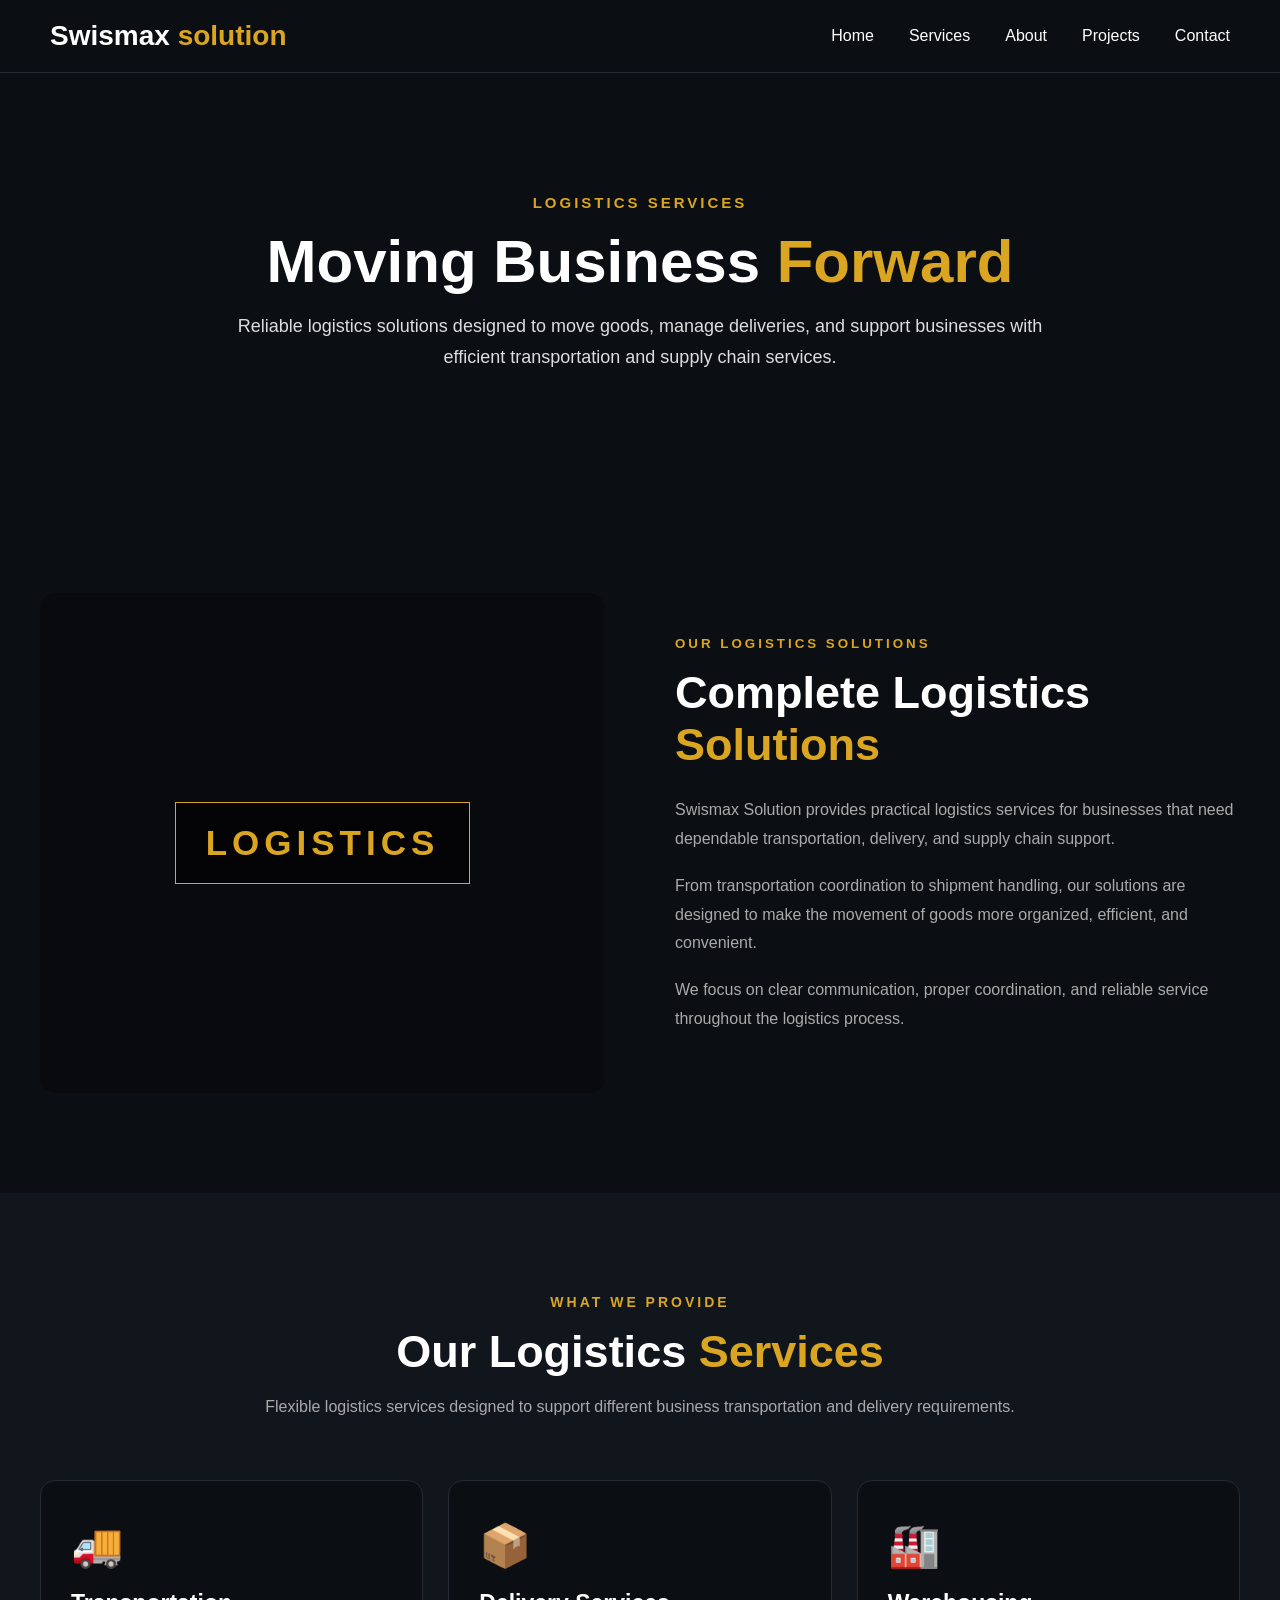
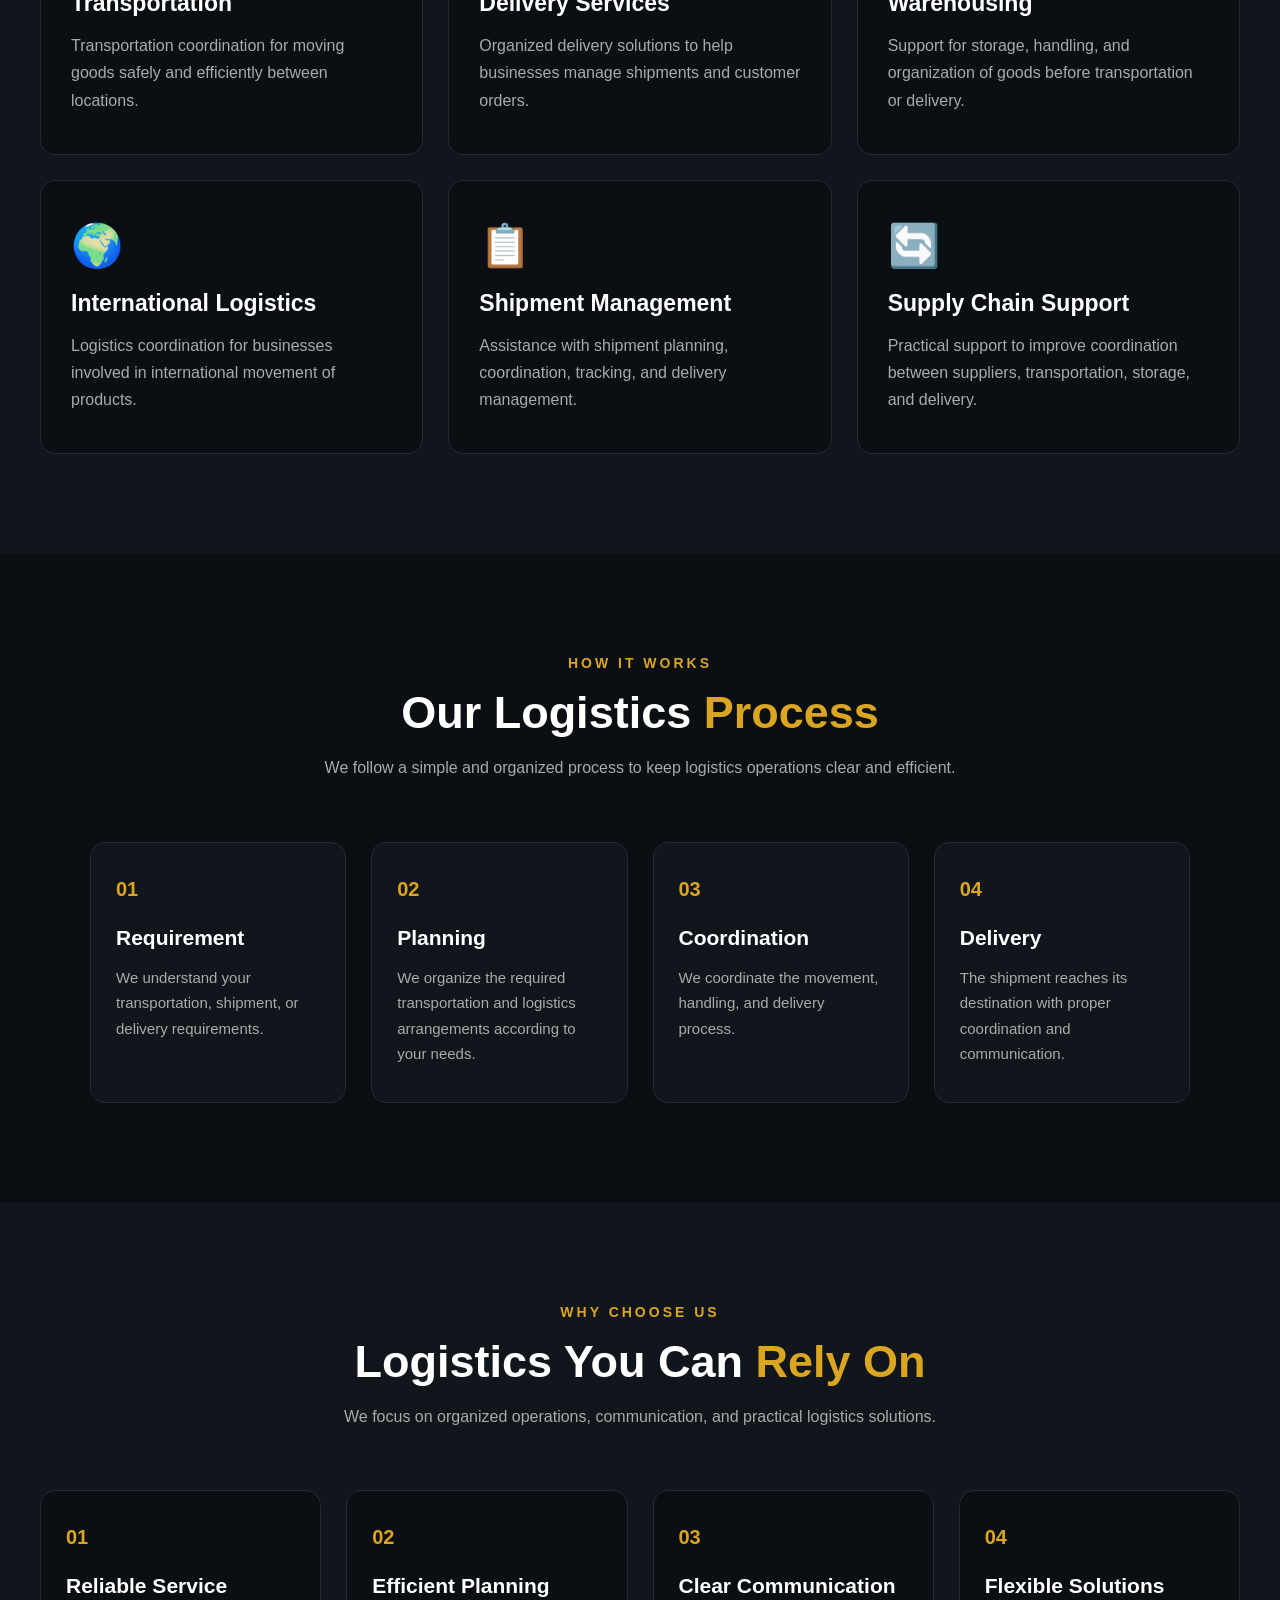
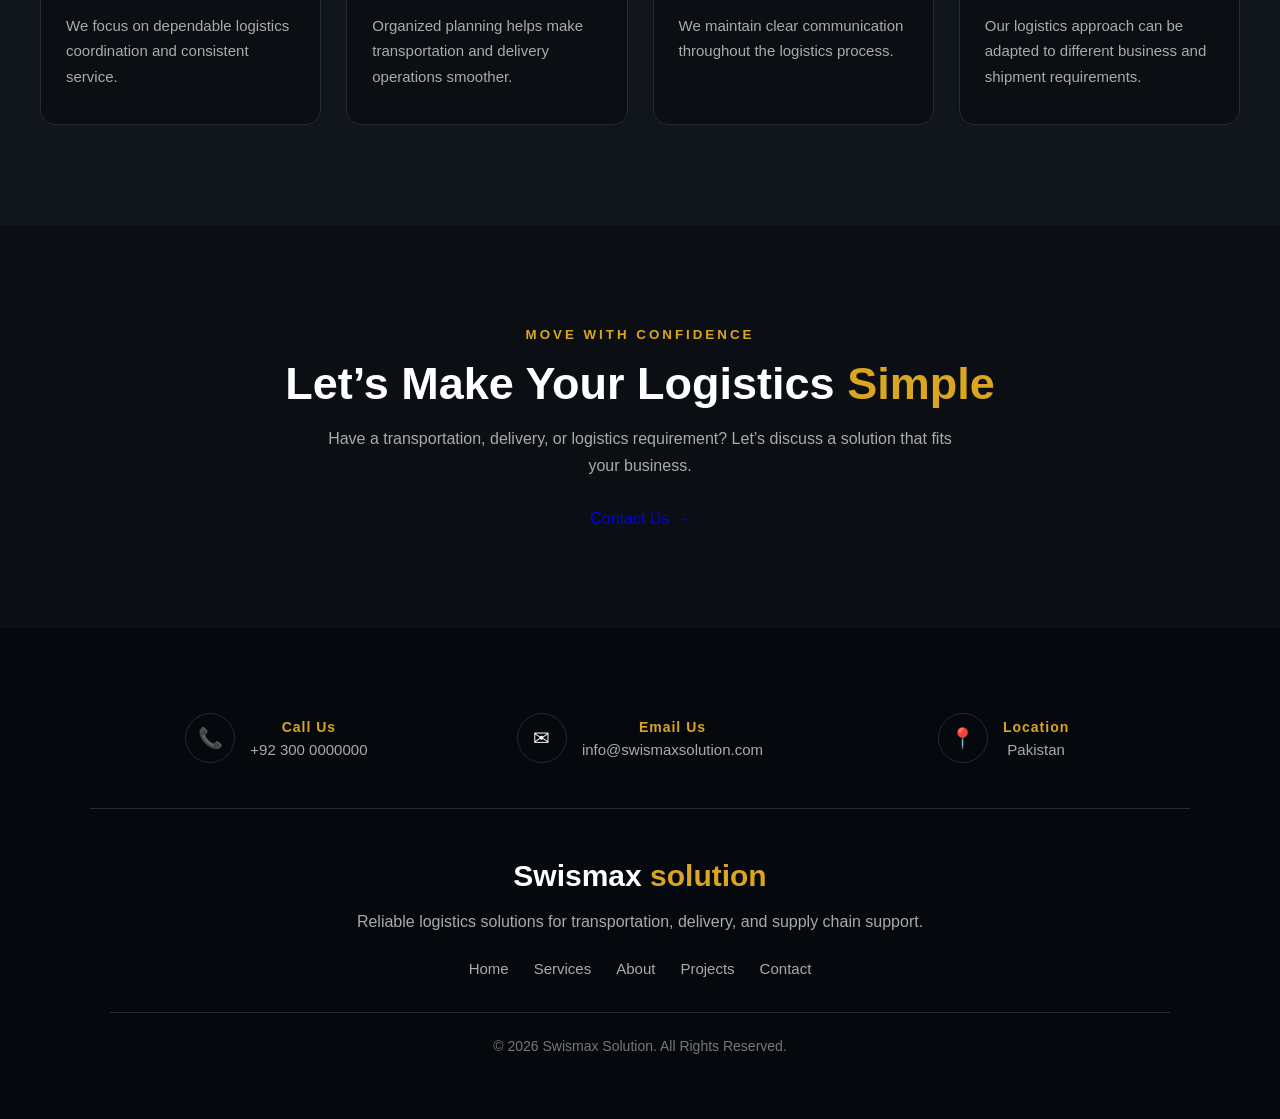
<file: log.html>
<!DOCTYPE html>
<html lang="en">

<head>
    <meta charset="UTF-8">
    <meta name="viewport" content="width=device-width, initial-scale=1.0">

    <title>Swismax Solution - Logistics Services</title>

    <link rel="stylesheet" href="style.css">
</head>

<body>

    <!-- ================= NAVBAR ================= -->
         
<nav>

    <div class="logo">
        Swismax<span> solution</span>
    </div>


    <!-- Toggle Button -->

    <button class="menu-toggle" id="menuToggle">
        ☰
    </button>


    <!-- Navigation Links -->

    <ul class="nav-links" id="navLinks">

        <li>
            <a href="index.html">Home</a>
        </li>

        <li>
            <a href="Services.html">Services</a>
        </li>

        <li>
            <a href="About.html">About</a>
        </li>

        <li>
            <a href="Project.html">Projects</a>
        </li>

        <li>
            <a href="contact.html">Contact</a>
        </li>

    </ul>

</nav>

    <!-- ================= HERO ================= -->

    <section class="logistics-hero">

        <div class="logistics-hero-content">

            <small>LOGISTICS SERVICES</small>

            <h1>
                Moving Business
                <span>Forward</span>
            </h1>

            <p>
                Reliable logistics solutions designed to move goods,
                manage deliveries, and support businesses with efficient
                transportation and supply chain services.
            </p>

        </div>

    </section>


    <!-- ================= INTRO ================= -->

    <section class="logistics-main">

        <div class="logistics-main-container">

            <div class="logistics-main-image">

                <div class="logistics-image-box">
                    LOGISTICS
                </div>

            </div>


            <div class="logistics-main-content">

                <small>OUR LOGISTICS SOLUTIONS</small>

                <h2>
                    Complete Logistics
                    <span>Solutions</span>
                </h2>

                <p>
                    Swismax Solution provides practical logistics services
                    for businesses that need dependable transportation,
                    delivery, and supply chain support.
                </p>

                <p>
                    From transportation coordination to shipment handling,
                    our solutions are designed to make the movement of
                    goods more organized, efficient, and convenient.
                </p>

                <p>
                    We focus on clear communication, proper coordination,
                    and reliable service throughout the logistics process.
                </p>

            </div>

        </div>

    </section>


    <!-- ================= SERVICES ================= -->

    <section class="logistics-services">

        <div class="section-heading">

            <small>WHAT WE PROVIDE</small>

            <h2>
                Our Logistics
                <span>Services</span>
            </h2>

            <p>
                Flexible logistics services designed to support different
                business transportation and delivery requirements.
            </p>

        </div>


        <div class="logistics-service-grid">


            <div class="logistics-service-card">

                <div class="logistics-icon">🚚</div>

                <h3>Transportation</h3>

                <p>
                    Transportation coordination for moving goods safely
                    and efficiently between locations.
                </p>

            </div>


            <div class="logistics-service-card">

                <div class="logistics-icon">📦</div>

                <h3>Delivery Services</h3>

                <p>
                    Organized delivery solutions to help businesses
                    manage shipments and customer orders.
                </p>

            </div>


            <div class="logistics-service-card">

                <div class="logistics-icon">🏭</div>

                <h3>Warehousing</h3>

                <p>
                    Support for storage, handling, and organization of
                    goods before transportation or delivery.
                </p>

            </div>


            <div class="logistics-service-card">

                <div class="logistics-icon">🌍</div>

                <h3>International Logistics</h3>

                <p>
                    Logistics coordination for businesses involved in
                    international movement of products.
                </p>

            </div>


            <div class="logistics-service-card">

                <div class="logistics-icon">📋</div>

                <h3>Shipment Management</h3>

                <p>
                    Assistance with shipment planning, coordination,
                    tracking, and delivery management.
                </p>

            </div>


            <div class="logistics-service-card">

                <div class="logistics-icon">🔄</div>

                <h3>Supply Chain Support</h3>

                <p>
                    Practical support to improve coordination between
                    suppliers, transportation, storage, and delivery.
                </p>

            </div>

        </div>

    </section>


    <!-- ================= LOGISTICS PROCESS ================= -->

    <section class="logistics-process">

        <div class="section-heading">

            <small>HOW IT WORKS</small>

            <h2>
                Our Logistics
                <span>Process</span>
            </h2>

            <p>
                We follow a simple and organized process to keep logistics
                operations clear and efficient.
            </p>

        </div>


        <div class="logistics-process-grid">


            <div class="logistics-process-card">

                <div class="logistics-number">01</div>

                <h3>Requirement</h3>

                <p>
                    We understand your transportation, shipment, or
                    delivery requirements.
                </p>

            </div>


            <div class="logistics-process-card">

                <div class="logistics-number">02</div>

                <h3>Planning</h3>

                <p>
                    We organize the required transportation and logistics
                    arrangements according to your needs.
                </p>

            </div>


            <div class="logistics-process-card">

                <div class="logistics-number">03</div>

                <h3>Coordination</h3>

                <p>
                    We coordinate the movement, handling, and delivery
                    process.
                </p>

            </div>


            <div class="logistics-process-card">

                <div class="logistics-number">04</div>

                <h3>Delivery</h3>

                <p>
                    The shipment reaches its destination with proper
                    coordination and communication.
                </p>

            </div>

        </div>

    </section>


    <!-- ================= WHY US ================= -->

    <section class="logistics-why">

        <div class="section-heading">

            <small>WHY CHOOSE US</small>

            <h2>
                Logistics You Can
                <span>Rely On</span>
            </h2>

            <p>
                We focus on organized operations, communication, and
                practical logistics solutions.
            </p>

        </div>


        <div class="logistics-why-grid">


            <div class="logistics-why-card">

                <div class="logistics-number">01</div>

                <h3>Reliable Service</h3>

                <p>
                    We focus on dependable logistics coordination and
                    consistent service.
                </p>

            </div>


            <div class="logistics-why-card">

                <div class="logistics-number">02</div>

                <h3>Efficient Planning</h3>

                <p>
                    Organized planning helps make transportation and
                    delivery operations smoother.
                </p>

            </div>


            <div class="logistics-why-card">

                <div class="logistics-number">03</div>

                <h3>Clear Communication</h3>

                <p>
                    We maintain clear communication throughout the
                    logistics process.
                </p>

            </div>


            <div class="logistics-why-card">

                <div class="logistics-number">04</div>

                <h3>Flexible Solutions</h3>

                <p>
                    Our logistics approach can be adapted to different
                    business and shipment requirements.
                </p>

            </div>

        </div>

    </section>


    <!-- ================= CTA ================= -->

    <section class="logistics-cta">

        <small>MOVE WITH CONFIDENCE</small>

        <h2>
            Let’s Make Your Logistics
            <span>Simple</span>
        </h2>

        <p>
            Have a transportation, delivery, or logistics requirement?
            Let’s discuss a solution that fits your business.
        </p>

        <a href="/contact.html" class="contact-btn">
            Contact Us →
        </a>

    </section>


    <!-- ================= FOOTER ================= -->
     

<!-- ================= LOGISTICS FOOTER ================= -->

<footer class="logistics-footer">

    <!-- TOP FOOTER -->

    <div class="logistics-footer-top">

        <!-- PHONE -->

        <div class="logistics-footer-item">

            <div class="logistics-footer-icon">
                📞
            </div>

            <div>
                <span>Call Us</span>
                <p>+92 300 0000000</p>
            </div>

        </div>


        <!-- EMAIL -->

        <div class="logistics-footer-item">

            <div class="logistics-footer-icon">
                ✉
            </div>

            <div>
                <span>Email Us</span>
                <p>info@swismaxsolution.com</p>
            </div>

        </div>


        <!-- LOCATION -->

        <div class="logistics-footer-item">

            <div class="logistics-footer-icon">
                📍
            </div>

            <div>
                <span>Location</span>
                <p>Pakistan</p>
            </div>

        </div>

    </div>


    <!-- BOTTOM FOOTER -->

    <div class="logistics-footer-bottom">

        <div class="logistics-footer-logo">
            Swismax<span> solution</span>
        </div>

        <p>
            Reliable logistics solutions for transportation,
            delivery, and supply chain support.
        </p>

        <div class="logistics-footer-links">

            <a href="/index.html">Home</a>

            <a href="/Services.html">Services</a>

            <a href="/About.html">About</a>

            <a href="/Project.html">Projects</a>

            <a href="/contact.html">Contact</a>

        </div>

        <div class="logistics-copyright">

            © 2026 Swismax Solution. All Rights Reserved.

        </div>

    </div>

</footer>



</body>
<script> 
const menuToggle = document.getElementById("menuToggle"); 
const navLinks = document.getElementById("navLinks"); menuToggle.addEventListener("click", function () { navLinks.classList.toggle("active"); }); 
</script>
</html>
</file>
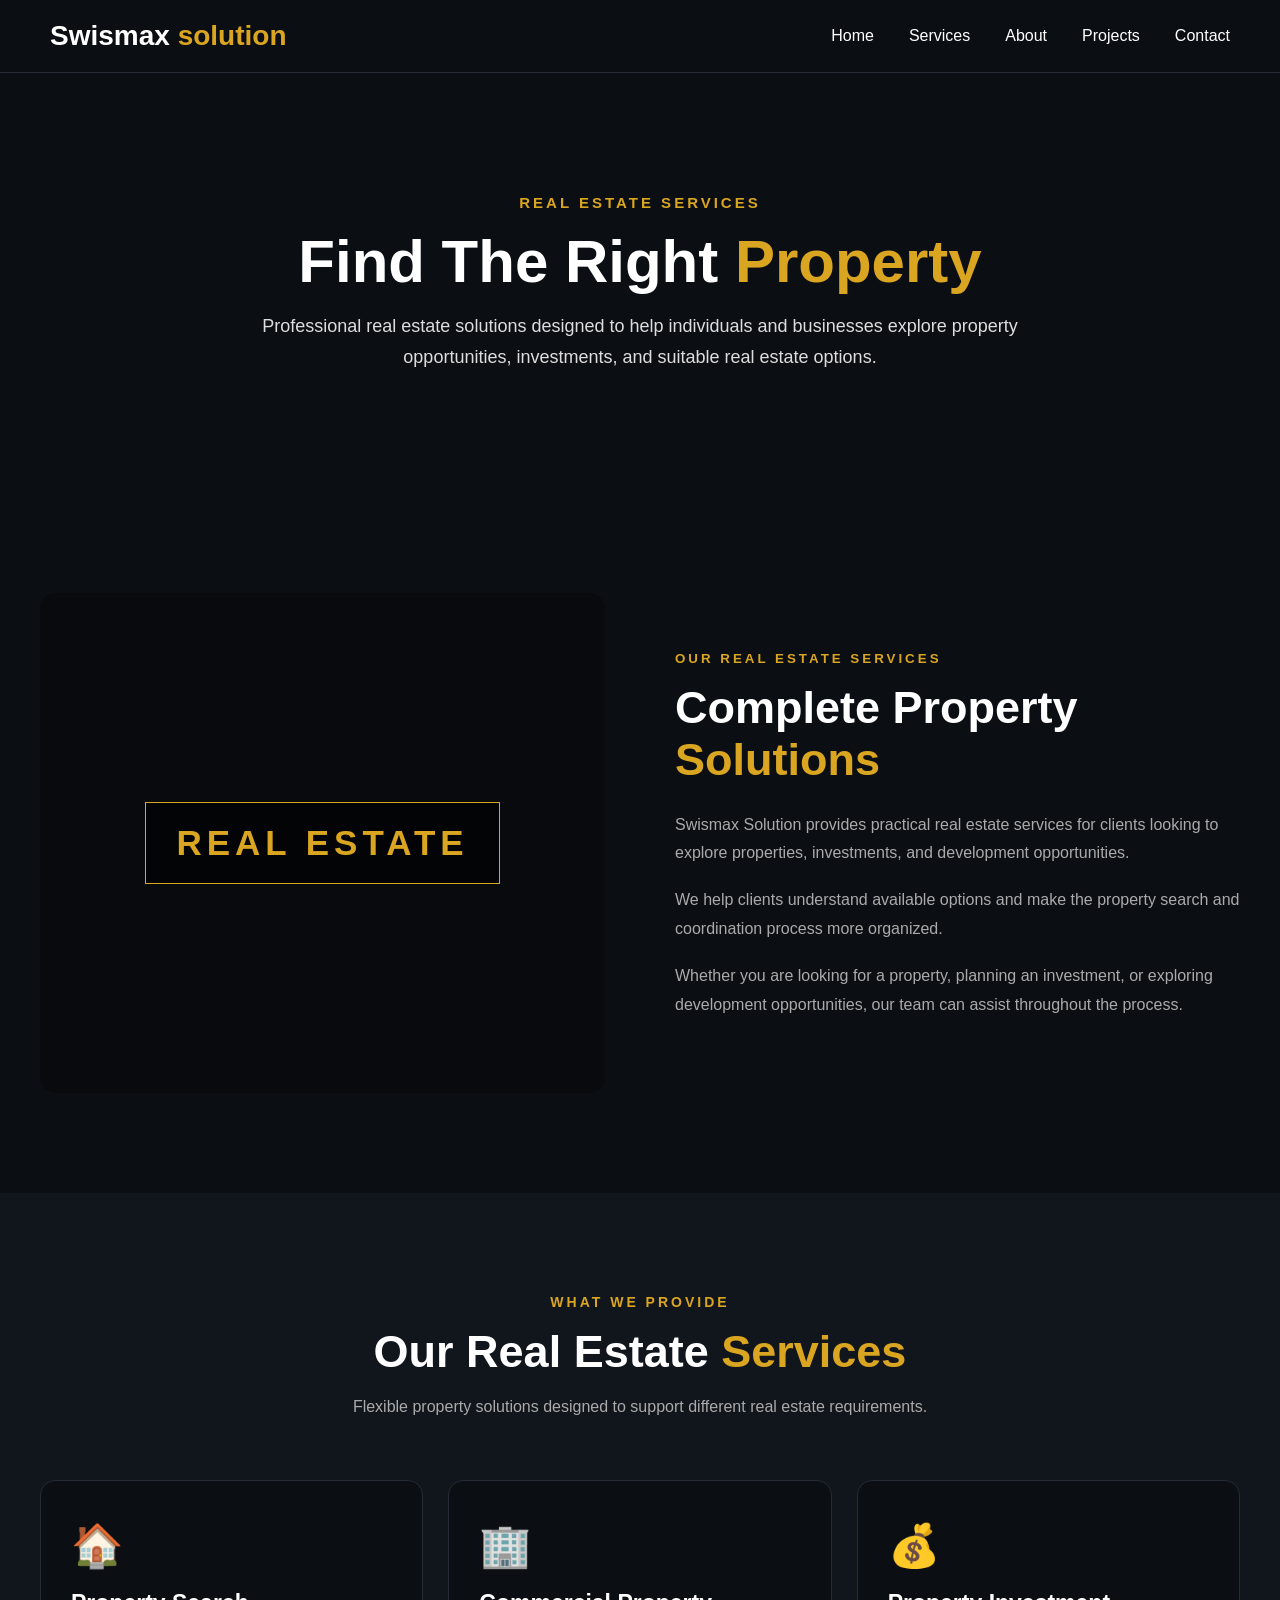
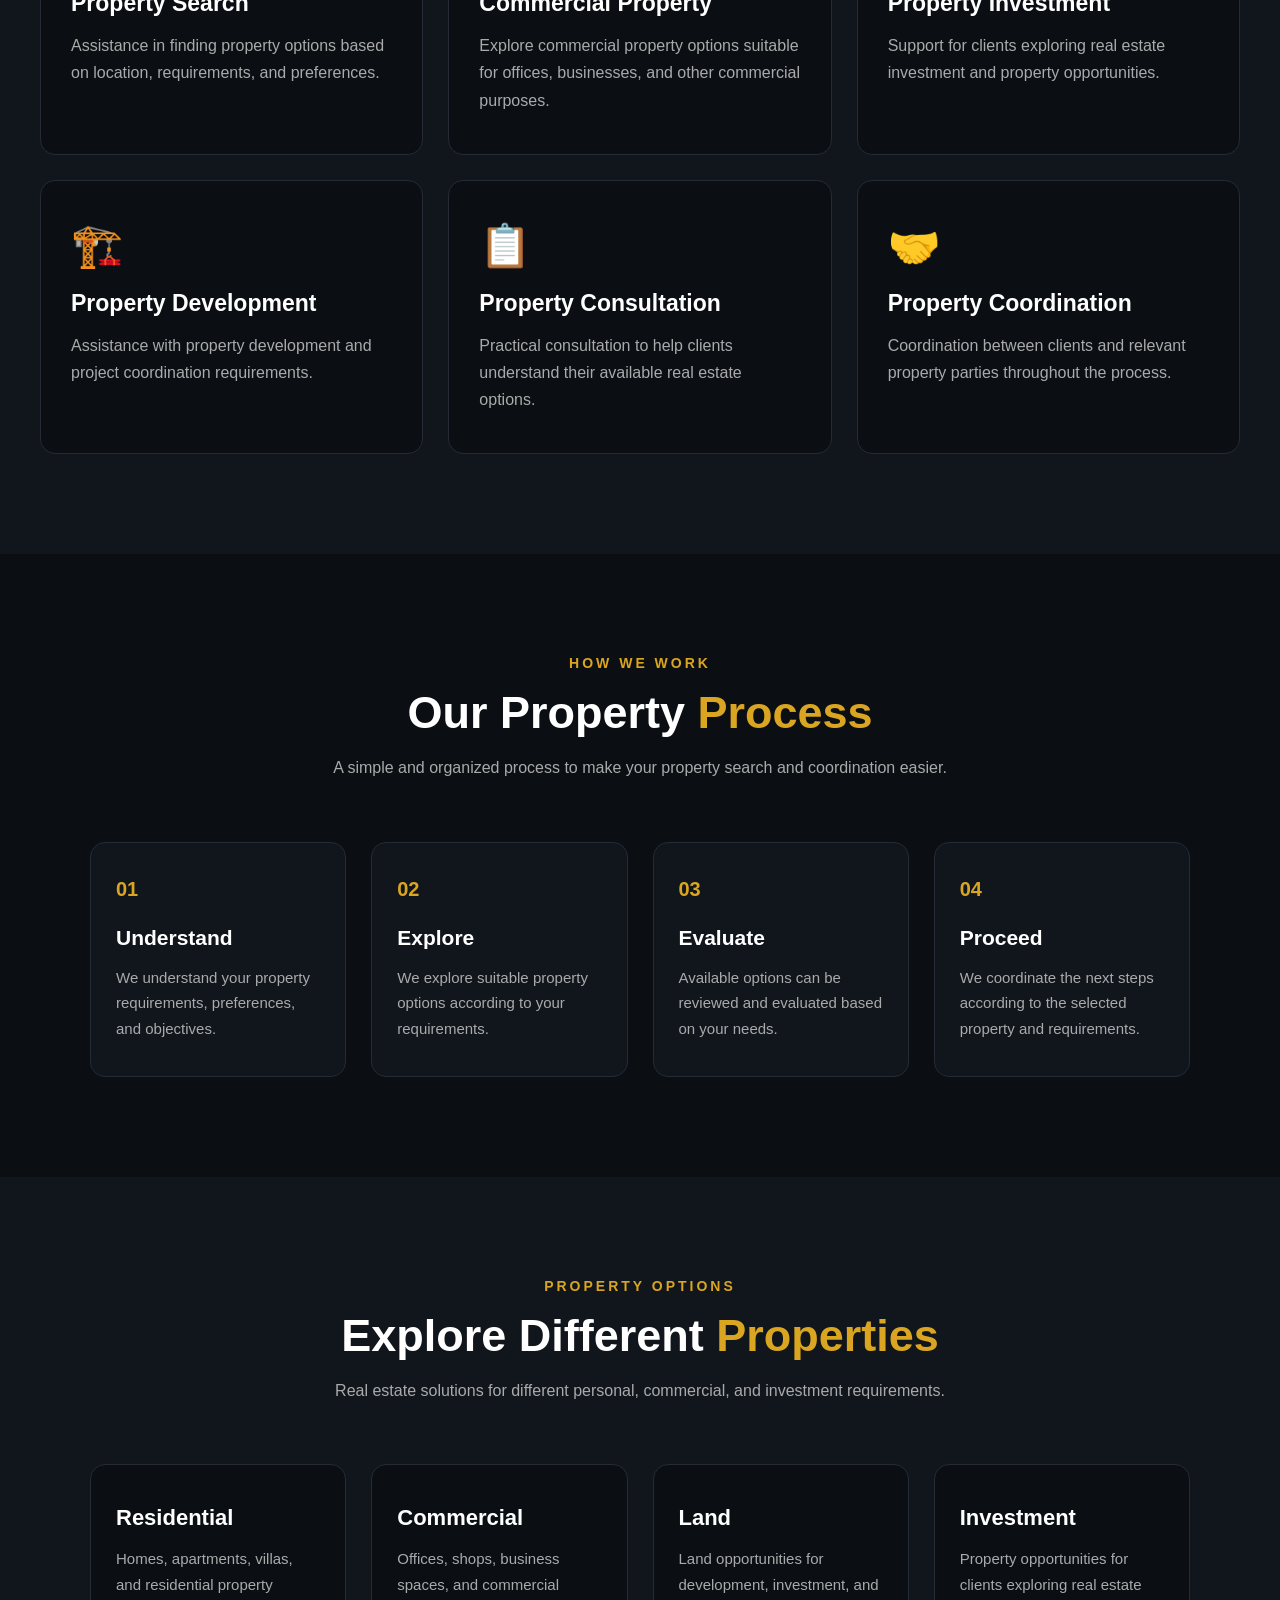
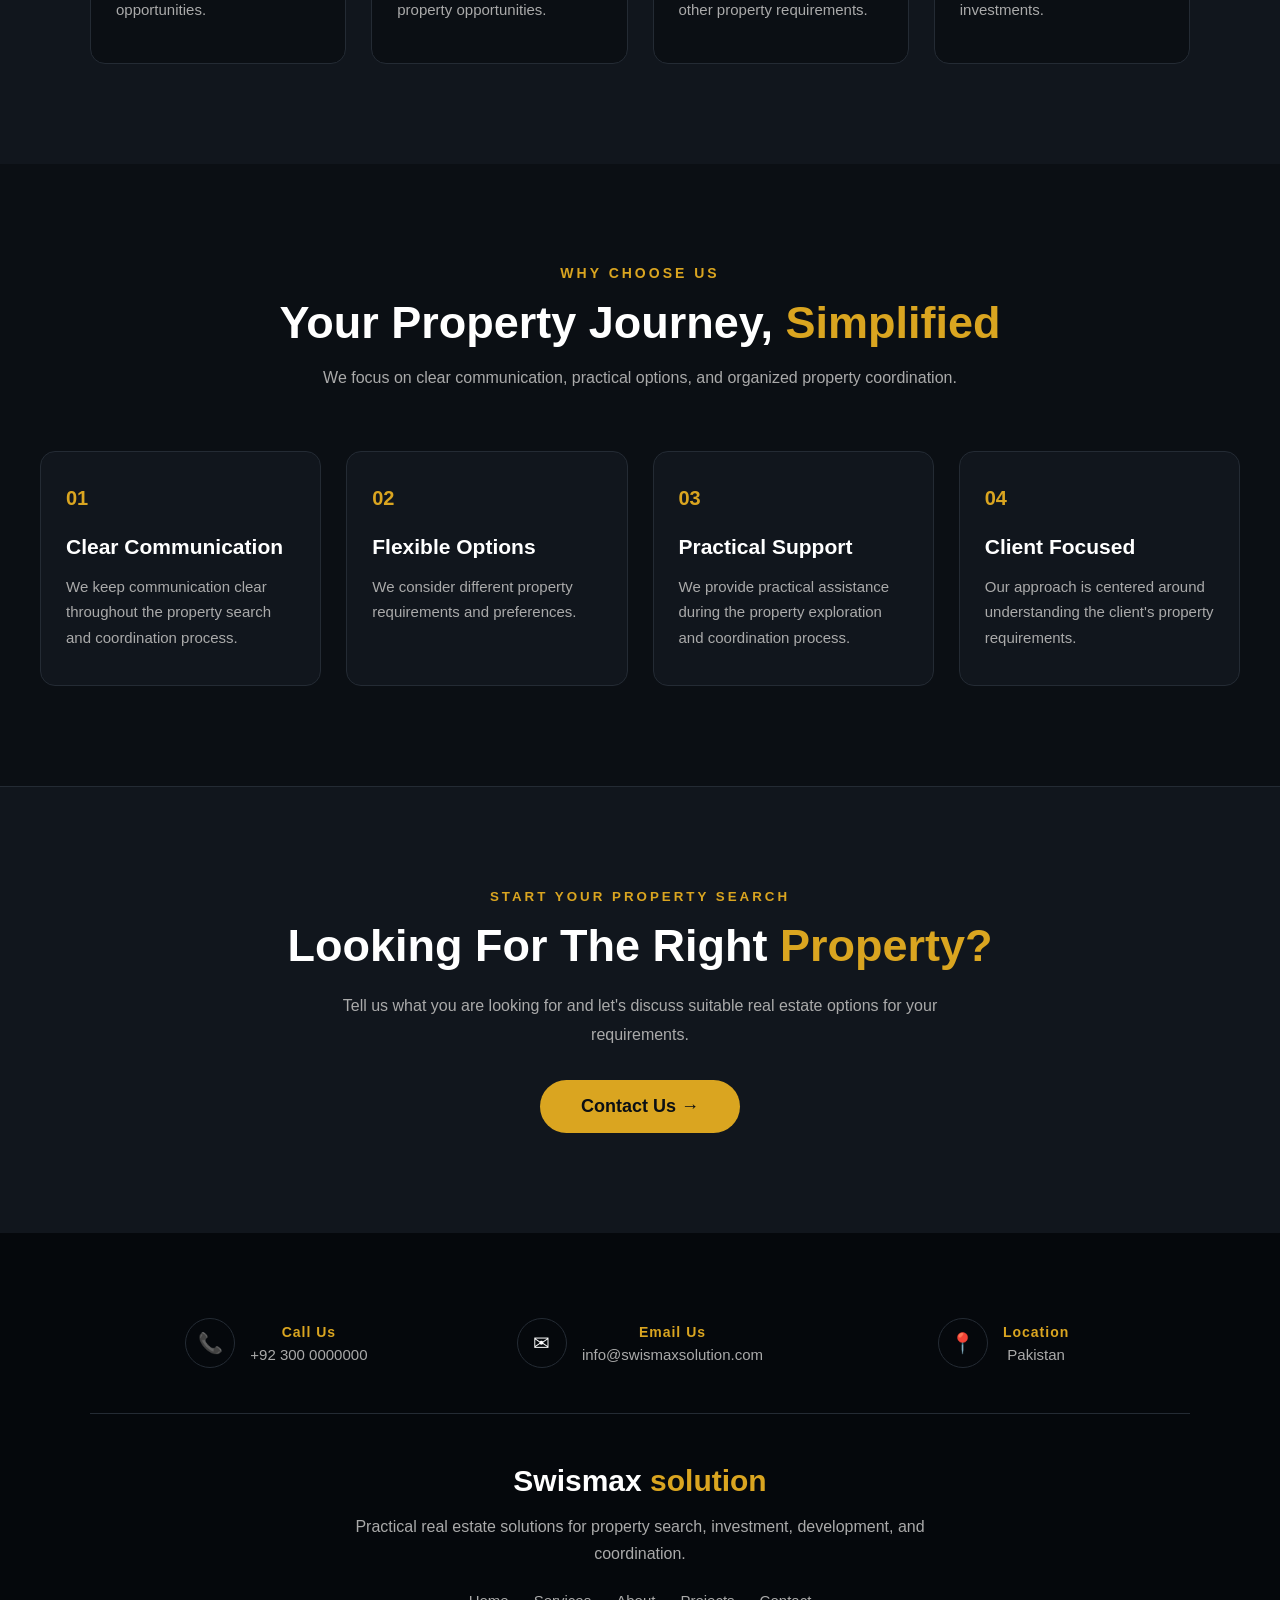
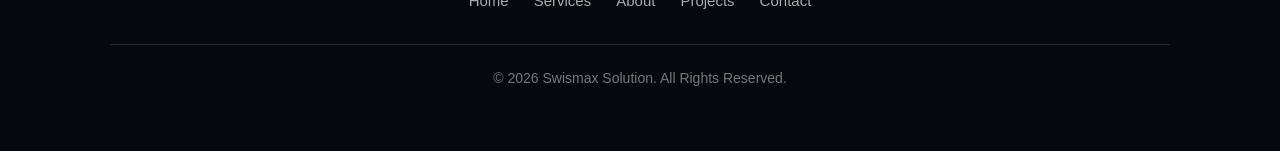
<file: Real.html>
<!DOCTYPE html>
<html lang="en">

<head>

    <meta charset="UTF-8">

    <meta name="viewport" content="width=device-width, initial-scale=1.0">

    <title>Swismax Solution - Real Estate</title>

    <link rel="stylesheet" href="style.css">

</head>

<body>


    <!-- ================= NAVBAR ================= -->

   <nav>

    <div class="logo">
        Swismax<span> solution</span>
    </div>


    <!-- Toggle Button -->

    <button class="menu-toggle" id="menuToggle">
        ☰
    </button>


    <!-- Navigation Links -->

    <ul class="nav-links" id="navLinks">

        <li>
            <a href="index.html">Home</a>
        </li>

        <li>
            <a href="Services.html">Services</a>
        </li>

        <li>
            <a href="About.html">About</a>
        </li>

        <li>
            <a href="Project.html">Projects</a>
        </li>

        <li>
            <a href="contact.html">Contact</a>
        </li>

    </ul>

</nav>

    <!-- ================= HERO ================= -->

    <section class="realestate-hero">

        <div class="realestate-hero-content">

            <small>REAL ESTATE SERVICES</small>

            <h1>
                Find The Right
                <span>Property</span>
            </h1>

            <p>
                Professional real estate solutions designed to help
                individuals and businesses explore property opportunities,
                investments, and suitable real estate options.
            </p>

        </div>

    </section>


    <!-- ================= INTRO ================= -->

    <section class="realestate-main">

        <div class="realestate-main-container">


            <div class="realestate-main-image">

                <div class="realestate-image-box">
                    REAL ESTATE
                </div>

            </div>


            <div class="realestate-main-content">

                <small>OUR REAL ESTATE SERVICES</small>

                <h2>
                    Complete Property
                    <span>Solutions</span>
                </h2>

                <p>
                    Swismax Solution provides practical real estate
                    services for clients looking to explore properties,
                    investments, and development opportunities.
                </p>

                <p>
                    We help clients understand available options and
                    make the property search and coordination process
                    more organized.
                </p>

                <p>
                    Whether you are looking for a property, planning an
                    investment, or exploring development opportunities,
                    our team can assist throughout the process.
                </p>

            </div>

        </div>

    </section>


    <!-- ================= SERVICES ================= -->

    <section class="realestate-services">

        <div class="section-heading">

            <small>WHAT WE PROVIDE</small>

            <h2>
                Our Real Estate
                <span>Services</span>
            </h2>

            <p>
                Flexible property solutions designed to support different
                real estate requirements.
            </p>

        </div>


        <div class="realestate-service-grid">


            <!-- CARD 1 -->

            <div class="realestate-service-card">

                <div class="realestate-icon">🏠</div>

                <h3>Property Search</h3>

                <p>
                    Assistance in finding property options based on
                    location, requirements, and preferences.
                </p>

            </div>


            <!-- CARD 2 -->

            <div class="realestate-service-card">

                <div class="realestate-icon">🏢</div>

                <h3>Commercial Property</h3>

                <p>
                    Explore commercial property options suitable for
                    offices, businesses, and other commercial purposes.
                </p>

            </div>


            <!-- CARD 3 -->

            <div class="realestate-service-card">

                <div class="realestate-icon">💰</div>

                <h3>Property Investment</h3>

                <p>
                    Support for clients exploring real estate investment
                    and property opportunities.
                </p>

            </div>


            <!-- CARD 4 -->

            <div class="realestate-service-card">

                <div class="realestate-icon">🏗️</div>

                <h3>Property Development</h3>

                <p>
                    Assistance with property development and project
                    coordination requirements.
                </p>

            </div>


            <!-- CARD 5 -->

            <div class="realestate-service-card">

                <div class="realestate-icon">📋</div>

                <h3>Property Consultation</h3>

                <p>
                    Practical consultation to help clients understand
                    their available real estate options.
                </p>

            </div>


            <!-- CARD 6 -->

            <div class="realestate-service-card">

                <div class="realestate-icon">🤝</div>

                <h3>Property Coordination</h3>

                <p>
                    Coordination between clients and relevant property
                    parties throughout the process.
                </p>

            </div>

        </div>

    </section>


    <!-- ================= PROCESS ================= -->

    <section class="realestate-process">

        <div class="section-heading">

            <small>HOW WE WORK</small>

            <h2>
                Our Property
                <span>Process</span>
            </h2>

            <p>
                A simple and organized process to make your property
                search and coordination easier.
            </p>

        </div>


        <div class="realestate-process-grid">


            <div class="realestate-process-card">

                <div class="realestate-number">01</div>

                <h3>Understand</h3>

                <p>
                    We understand your property requirements,
                    preferences, and objectives.
                </p>

            </div>


            <div class="realestate-process-card">

                <div class="realestate-number">02</div>

                <h3>Explore</h3>

                <p>
                    We explore suitable property options according
                    to your requirements.
                </p>

            </div>


            <div class="realestate-process-card">

                <div class="realestate-number">03</div>

                <h3>Evaluate</h3>

                <p>
                    Available options can be reviewed and evaluated
                    based on your needs.
                </p>

            </div>


            <div class="realestate-process-card">

                <div class="realestate-number">04</div>

                <h3>Proceed</h3>

                <p>
                    We coordinate the next steps according to the
                    selected property and requirements.
                </p>

            </div>

        </div>

    </section>


    <!-- ================= PROPERTY TYPES ================= -->

    <section class="realestate-types">

        <div class="section-heading">

            <small>PROPERTY OPTIONS</small>

            <h2>
                Explore Different
                <span>Properties</span>
            </h2>

            <p>
                Real estate solutions for different personal,
                commercial, and investment requirements.
            </p>

        </div>


        <div class="realestate-types-grid">


            <div class="realestate-type-card">

                <h3>Residential</h3>

                <p>
                    Homes, apartments, villas, and residential
                    property opportunities.
                </p>

            </div>


            <div class="realestate-type-card">

                <h3>Commercial</h3>

                <p>
                    Offices, shops, business spaces, and commercial
                    property opportunities.
                </p>

            </div>


            <div class="realestate-type-card">

                <h3>Land</h3>

                <p>
                    Land opportunities for development, investment,
                    and other property requirements.
                </p>

            </div>


            <div class="realestate-type-card">

                <h3>Investment</h3>

                <p>
                    Property opportunities for clients exploring
                    real estate investments.
                </p>

            </div>

        </div>

    </section>


    <!-- ================= WHY US ================= -->

    <section class="realestate-why">

        <div class="section-heading">

            <small>WHY CHOOSE US</small>

            <h2>
                Your Property Journey,
                <span>Simplified</span>
            </h2>

            <p>
                We focus on clear communication, practical options,
                and organized property coordination.
            </p>

        </div>


        <div class="realestate-why-grid">


            <div class="realestate-why-card">

                <div class="realestate-number">01</div>

                <h3>Clear Communication</h3>

                <p>
                    We keep communication clear throughout the property
                    search and coordination process.
                </p>

            </div>


            <div class="realestate-why-card">

                <div class="realestate-number">02</div>

                <h3>Flexible Options</h3>

                <p>
                    We consider different property requirements and
                    preferences.
                </p>

            </div>


            <div class="realestate-why-card">

                <div class="realestate-number">03</div>

                <h3>Practical Support</h3>

                <p>
                    We provide practical assistance during the property
                    exploration and coordination process.
                </p>

            </div>


            <div class="realestate-why-card">

                <div class="realestate-number">04</div>

                <h3>Client Focused</h3>

                <p>
                    Our approach is centered around understanding the
                    client's property requirements.
                </p>

            </div>

        </div>

    </section>


    <!-- ================= CTA ================= -->

    <section class="realestate-cta">

        <small>START YOUR PROPERTY SEARCH</small>

        <h2>
            Looking For The Right
            <span>Property?</span>
        </h2>

        <p>
            Tell us what you are looking for and let's discuss
            suitable real estate options for your requirements.
        </p>

        <a href="/contact.html" class="contact-btn">
            Contact Us →
        </a>

    </section>


    <!-- ================= FOOTER ================= -->

    <footer class="realestate-footer">


        <div class="realestate-footer-top">


            <div class="realestate-footer-item">

                <div class="realestate-footer-icon">
                    📞
                </div>

                <div>

                    <span>Call Us</span>

                    <p>
                        +92 300 0000000
                    </p>

                </div>

            </div>


            <div class="realestate-footer-item">

                <div class="realestate-footer-icon">
                    ✉
                </div>

                <div>

                    <span>Email Us</span>

                    <p>
                        info@swismaxsolution.com
                    </p>

                </div>

            </div>


            <div class="realestate-footer-item">

                <div class="realestate-footer-icon">
                    📍
                </div>

                <div>

                    <span>Location</span>

                    <p>
                        Pakistan
                    </p>

                </div>

            </div>

        </div>


        <div class="realestate-footer-bottom">

            <div class="realestate-footer-logo">
                Swismax<span> solution</span>
            </div>

            <p>
                Practical real estate solutions for property search,
                investment, development, and coordination.
            </p>


            <div class="realestate-footer-links">

                <a href="/index.html">Home</a>

                <a href="/Services.html">Services</a>

                <a href="/About.html">About</a>

                <a href="/Project.html">Projects</a>

                <a href="/contact.html">Contact</a>

            </div>


            <div class="realestate-copyright">

                © 2026 Swismax Solution. All Rights Reserved.

            </div>

        </div>

    </footer>


</body>
<script> const menuToggle = document.getElementById("menuToggle"); const navLinks = document.getElementById("navLinks"); menuToggle.addEventListener("click", function () { navLinks.classList.toggle("active"); }); </script>
</html>
</file>
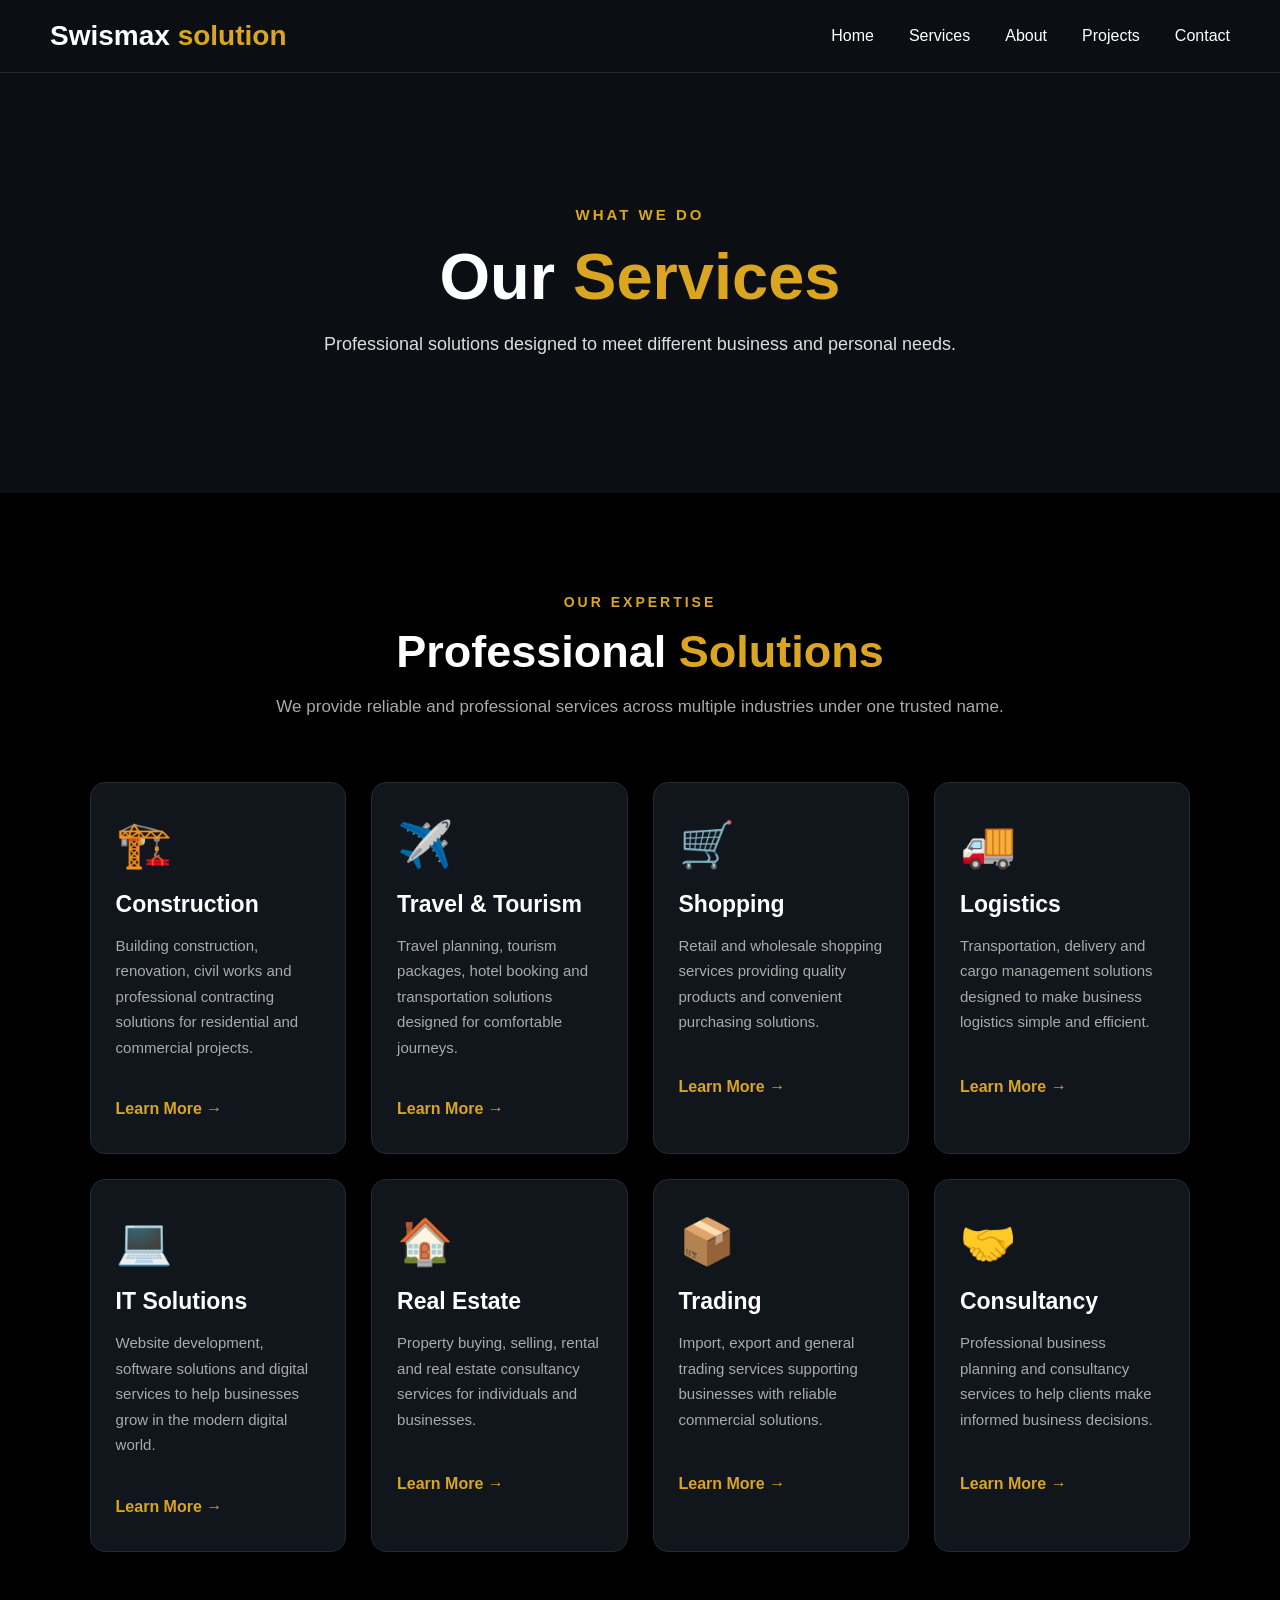
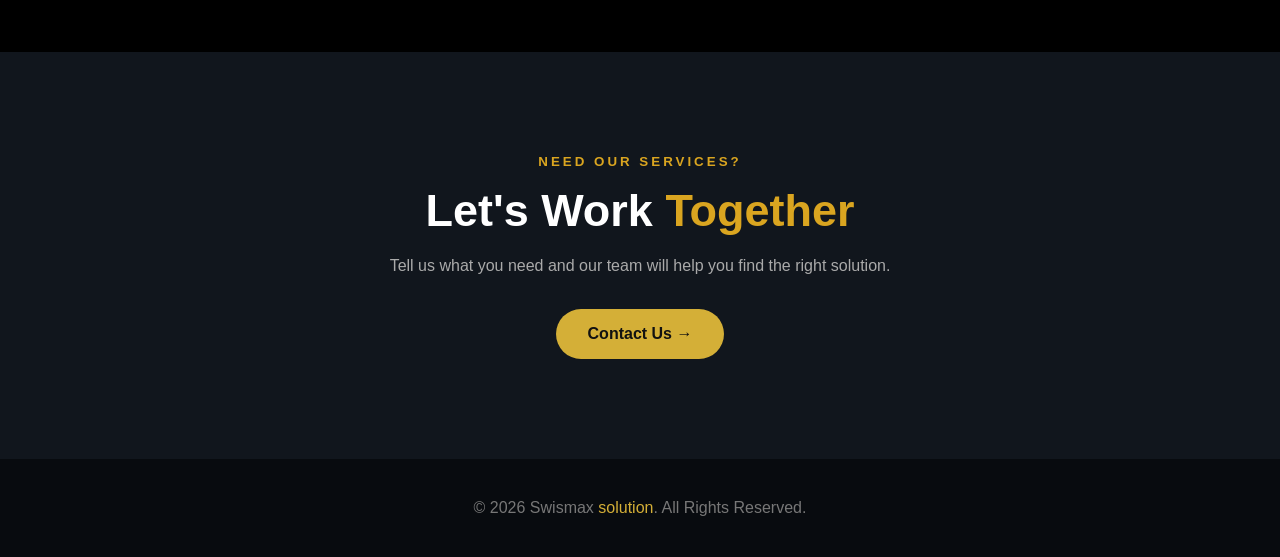
<file: Services.html>
<!DOCTYPE html>
<html lang="en">

<head>

    <meta charset="UTF-8">

    <meta name="viewport" content="width=device-width, initial-scale=1.0">

    <title>Swismax Solution - Services</title>

    <link rel="stylesheet" href="style.css">

</head>


<body>


    <!-- ================= NAVBAR ================= -->

   
<nav>

    <div class="logo">
        Swismax<span> solution</span>
    </div>


    <!-- Toggle Button -->

    <button class="menu-toggle" id="menuToggle">
        ☰
    </button>


    <!-- Navigation Links -->

    <ul class="nav-links" id="navLinks">

        <li>
            <a href="index.html">Home</a>
        </li>

        <li>
            <a href="Services.html">Services</a>
        </li>

        <li>
            <a href="About.html">About</a>
        </li>

        <li>
            <a href="Project.html">Projects</a>
        </li>

        <li>
            <a href="contact.html">Contact</a>
        </li>

    </ul>

</nav>





    <!-- ================= SERVICES HERO ================= -->

    <section class="services-hero">

        <div class="services-hero-content">

            <small>WHAT WE DO</small>

            <h1>
                Our <span>Services</span>
            </h1>

            <p>
                Professional solutions designed to meet
                different business and personal needs.
            </p>

        </div>

    </section>



    <!-- ================= SERVICES ================= -->

    <section class="section services-page">


        <div class="section-heading">

            <small>OUR EXPERTISE</small>

            <h2>
                Professional <span>Solutions</span>
            </h2>

            <p>
                We provide reliable and professional services
                across multiple industries under one trusted name.
            </p>

        </div>



        <div class="service-grid">


            <!-- ================= CONSTRUCTION ================= -->

            <div class="service-card">

                <div class="service-icon">
                    🏗️
                </div>

                <h3>
                    Construction
                </h3>

                <p>
                    Building construction, renovation,
                    civil works and professional contracting
                    solutions for residential and commercial projects.
                </p>

                <a href="contact.html" class="service-link">
                    Learn More →
                </a>

            </div>



            <!-- ================= TRAVEL ================= -->

            <div class="service-card">

                <div class="service-icon">
                    ✈️
                </div>

                <h3>
                    Travel & Tourism
                </h3>

                <p>
                    Travel planning, tourism packages,
                    hotel booking and transportation solutions
                    designed for comfortable journeys.
                </p>

                <a href="contact.html" class="service-link">
                    Learn More →
                </a>

            </div>



            <!-- ================= SHOPPING ================= -->

            <div class="service-card">

                <div class="service-icon">
                    🛒
                </div>

                <h3>
                    Shopping
                </h3>

                <p>
                    Retail and wholesale shopping services
                    providing quality products and convenient
                    purchasing solutions.
                </p>

                <a href="contact.html" class="service-link">
                    Learn More →
                </a>

            </div>



            <!-- ================= LOGISTICS ================= -->

            <div class="service-card">

                <div class="service-icon">
                    🚚
                </div>

                <h3>
                    Logistics
                </h3>

                <p>
                    Transportation, delivery and cargo
                    management solutions designed to make
                    business logistics simple and efficient.
                </p>

                <a href="contact.html" class="service-link">
                    Learn More →
                </a>

            </div>



            <!-- ================= IT ================= -->

            <div class="service-card">

                <div class="service-icon">
                    💻
                </div>

                <h3>
                    IT Solutions
                </h3>

                <p>
                    Website development, software solutions
                    and digital services to help businesses
                    grow in the modern digital world.
                </p>

                <a href="contact.html" class="service-link">
                    Learn More →
                </a>

            </div>



            <!-- ================= REAL ESTATE ================= -->

            <div class="service-card">

                <div class="service-icon">
                    🏠
                </div>

                <h3>
                    Real Estate
                </h3>

                <p>
                    Property buying, selling, rental and
                    real estate consultancy services for
                    individuals and businesses.
                </p>

                <a href="contact.html" class="service-link">
                    Learn More →
                </a>

            </div>



            <!-- ================= TRADING ================= -->

            <div class="service-card">

                <div class="service-icon">
                    📦
                </div>

                <h3>
                    Trading
                </h3>

                <p>
                    Import, export and general trading
                    services supporting businesses with
                    reliable commercial solutions.
                </p>

                <a href="contact.html" class="service-link">
                    Learn More →
                </a>

            </div>



            <!-- ================= CONSULTANCY ================= -->

            <div class="service-card">

                <div class="service-icon">
                    🤝
                </div>

                <h3>
                    Consultancy
                </h3>

                <p>
                    Professional business planning and
                    consultancy services to help clients
                    make informed business decisions.
                </p>

                <a href="contact.html" class="service-link">
                    Learn More →
                </a>

            </div>


        </div>

    </section>



    <!-- ================= CTA ================= -->

    <section class="services-cta">

        <div>

            <small>NEED OUR SERVICES?</small>

            <h2>
                Let's Work <span>Together</span>
            </h2>

            <p>
                Tell us what you need and our team
                will help you find the right solution.
            </p>

            <a href="contact.html" class="hero-btn">
                Contact Us →
            </a>

        </div>

    </section>



    <!-- ================= FOOTER ================= -->

    <footer>

        <p>
            © 2026 Swismax <span>solution</span>.
            All Rights Reserved.
        </p>

    </footer>


</body>

<script> const menuToggle = document.getElementById("menuToggle"); const navLinks = document.getElementById("navLinks"); menuToggle.addEventListener("click", function () { navLinks.classList.toggle("active"); }); </script>
</html>
</file>
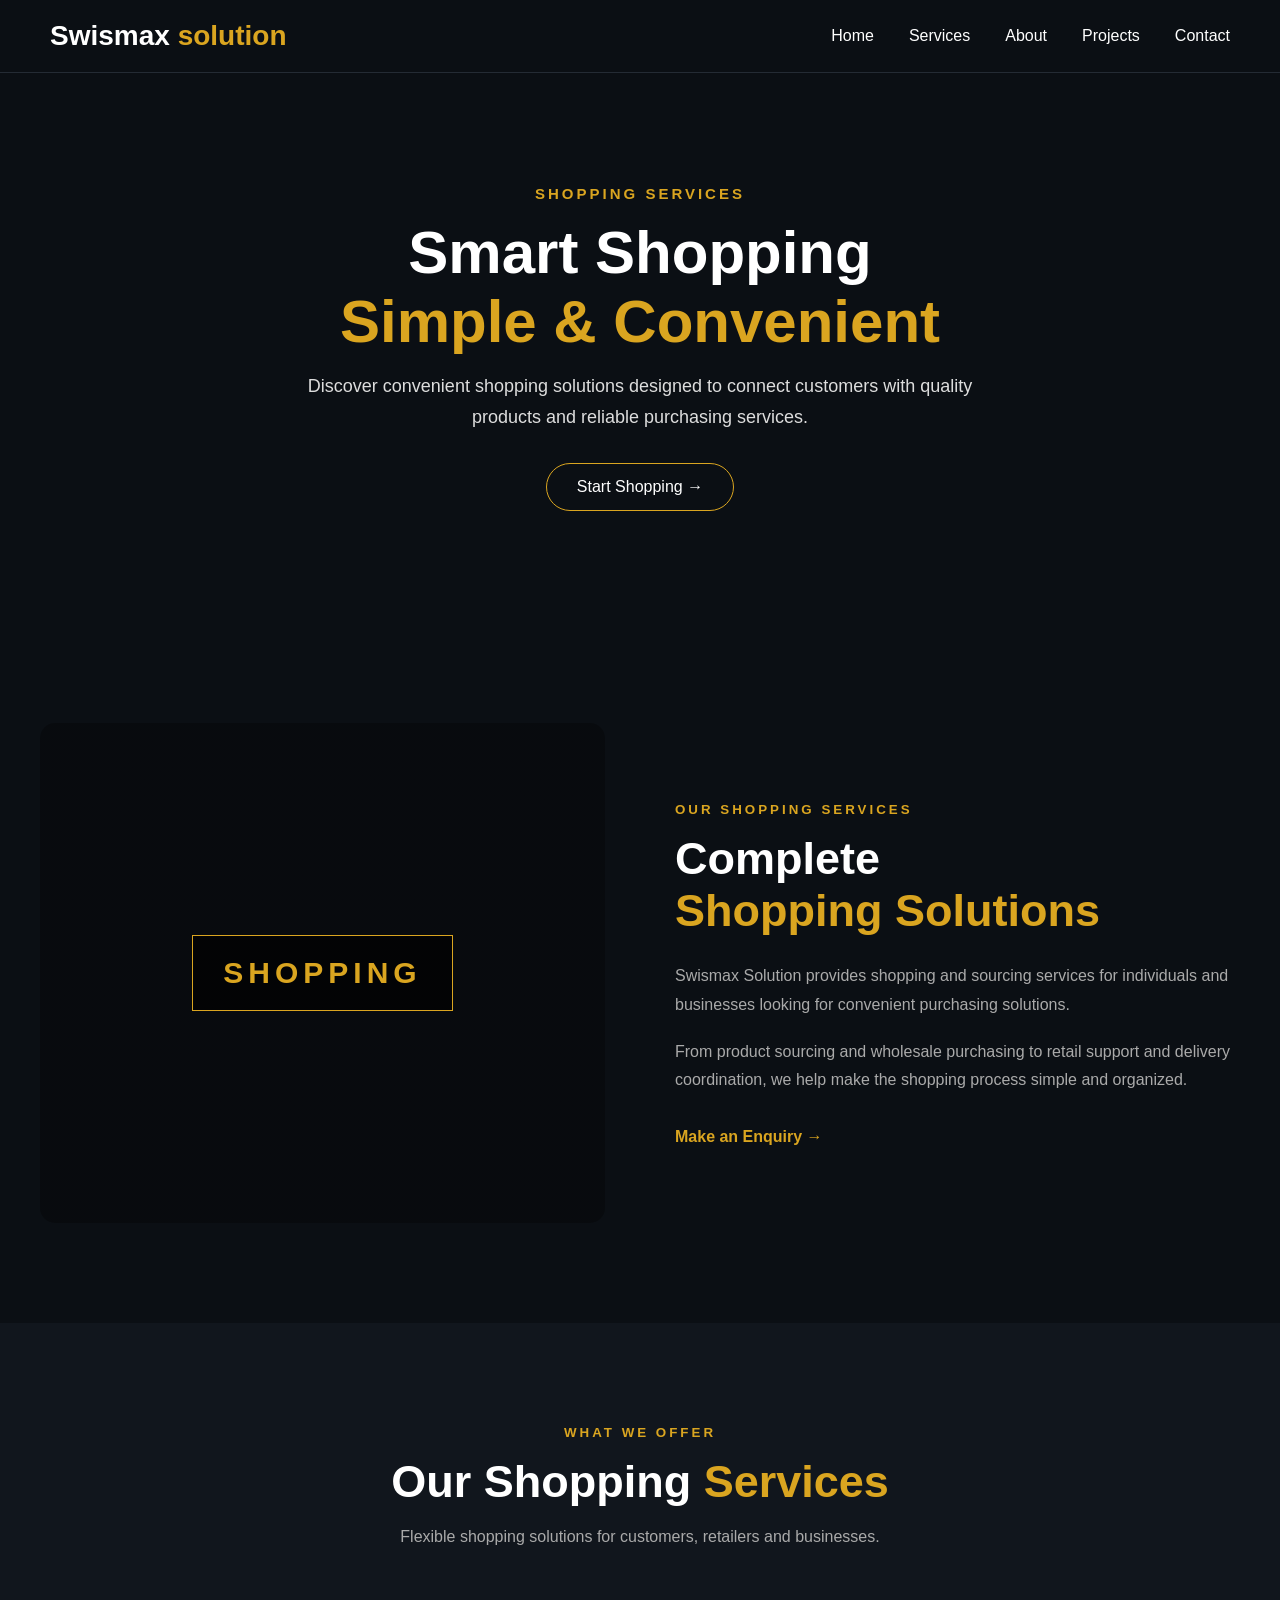
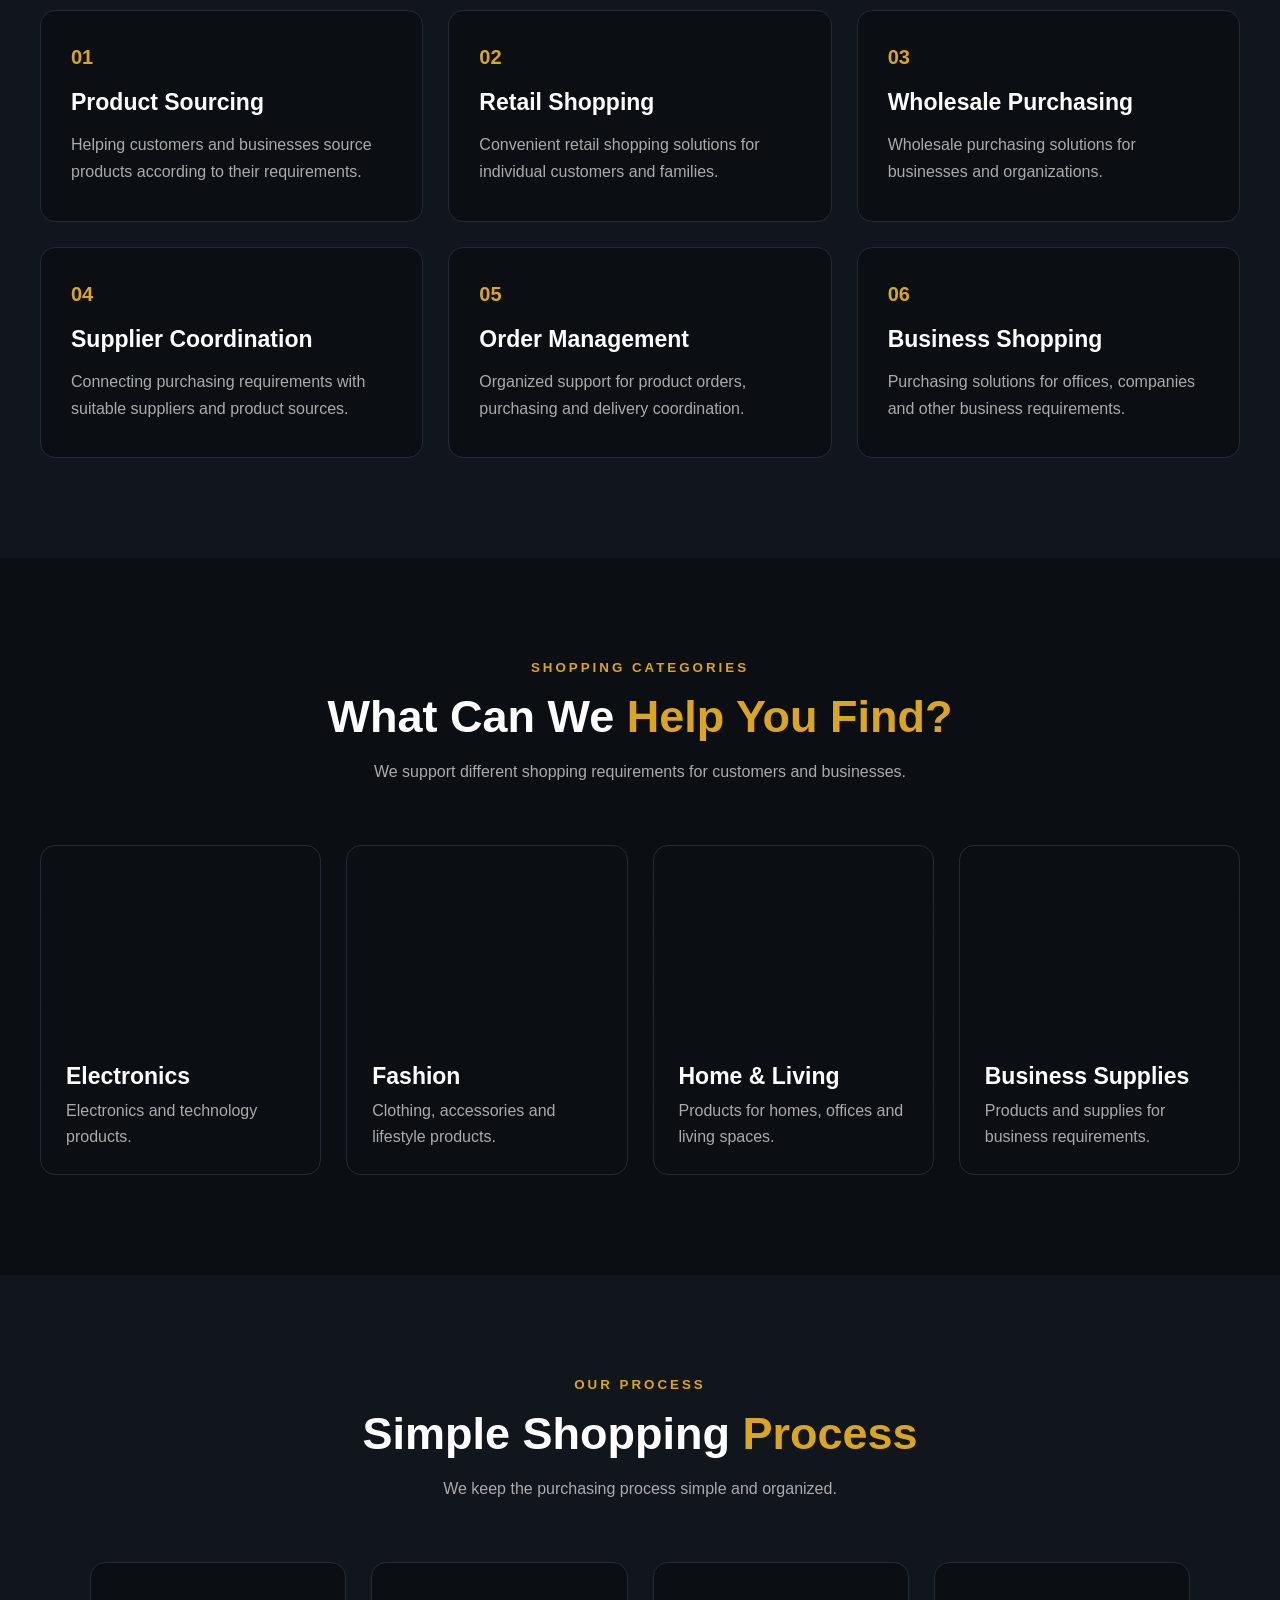
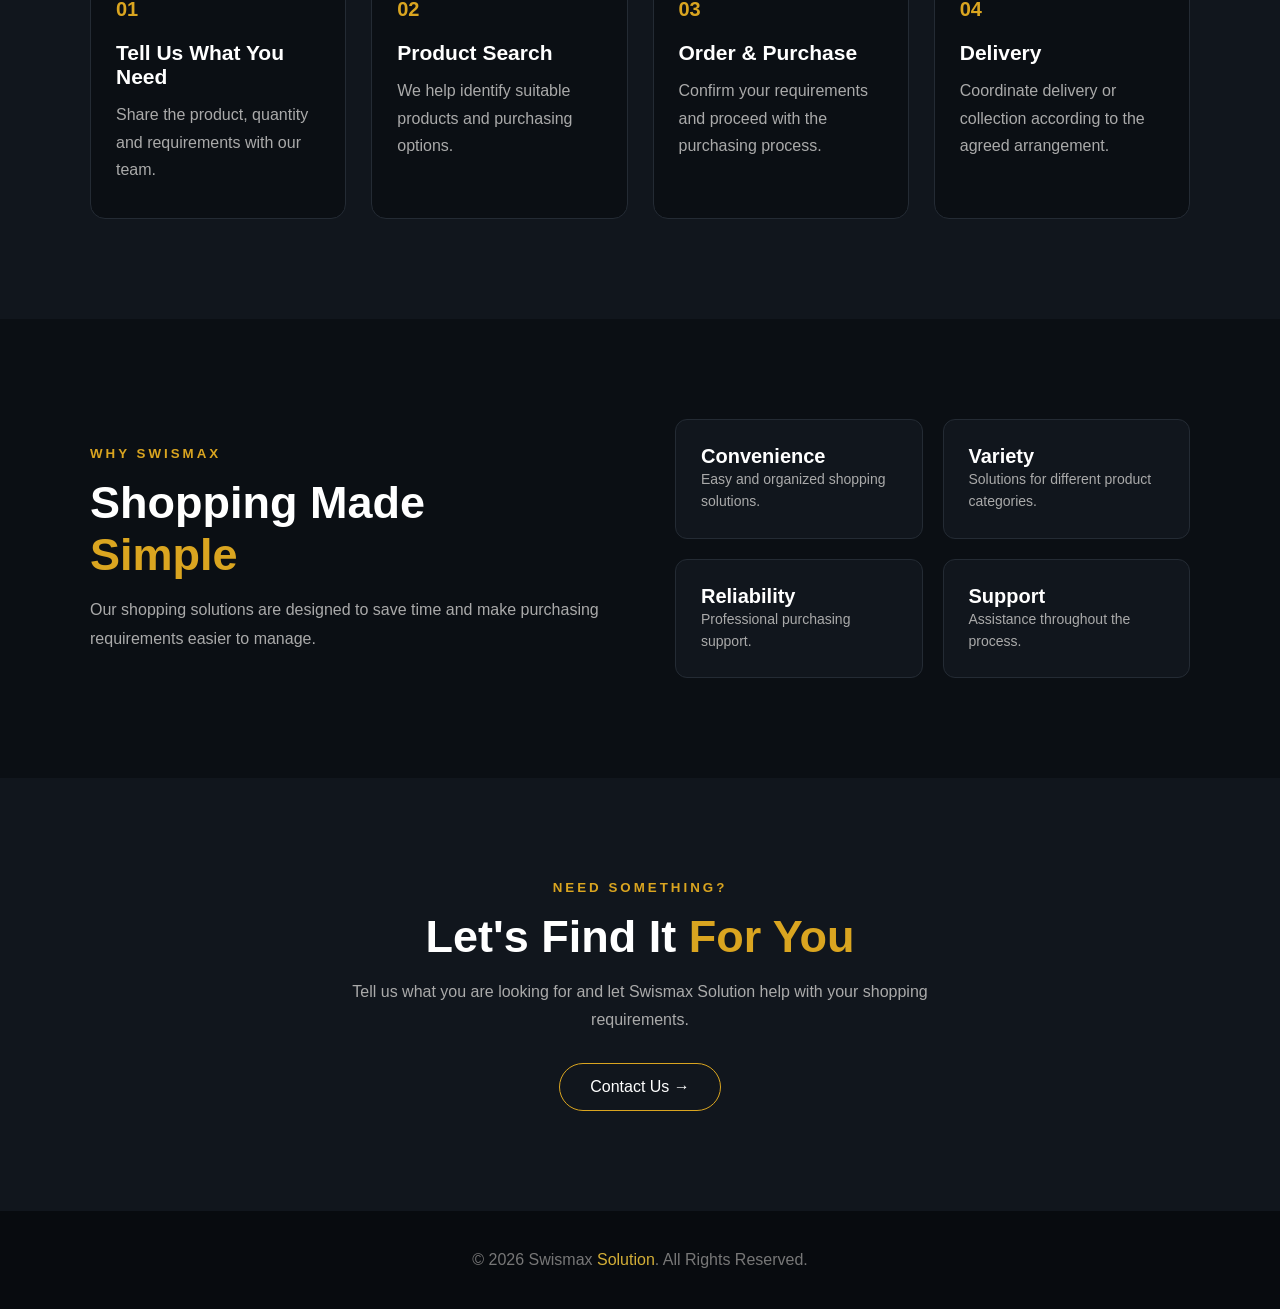
<file: shop.html>
<!DOCTYPE html>
<html lang="en">

<head>

    <meta charset="UTF-8">

    <meta name="viewport" content="width=device-width, initial-scale=1.0">

    <title>Swismax Solution - Shopping</title>

    <link rel="stylesheet" href="style.css">

</head>


<body>


    <!-- ================= NAVBAR ================= -->

  <nav>

    <div class="logo">
        Swismax<span> solution</span>
    </div>


    <!-- Toggle Button -->

    <button class="menu-toggle" id="menuToggle">
        ☰
    </button>


    <!-- Navigation Links -->

    <ul class="nav-links" id="navLinks">

        <li>
            <a href="index.html">Home</a>
        </li>

        <li>
            <a href="Services.html">Services</a>
        </li>

        <li>
            <a href="About.html">About</a>
        </li>

        <li>
            <a href="Project.html">Projects</a>
        </li>

        <li>
            <a href="contact.html">Contact</a>
        </li>

    </ul>

</nav>



    <!-- ================= SHOPPING HERO ================= -->

    <section class="shopping-hero">

        <div class="shopping-hero-content">

            <small>
                SHOPPING SERVICES
            </small>

            <h1>
                Smart Shopping
                <span>Simple & Convenient</span>
            </h1>

            <p>
                Discover convenient shopping solutions designed
                to connect customers with quality products and
                reliable purchasing services.
            </p>

            <a href="/contact.html" class="shopping-btn">
                Start Shopping →
            </a>

        </div>

    </section>



    <!-- ================= INTRO ================= -->

    <section class="shopping-intro">

        <div class="shopping-intro-container">


            <div class="shopping-intro-image">

                <div class="shopping-image-box">
                    SHOPPING
                </div>

            </div>



            <div class="shopping-intro-content">

                <small>
                    OUR SHOPPING SERVICES
                </small>

                <h2>
                    Complete
                    <span>Shopping Solutions</span>
                </h2>

                <p>
                    Swismax Solution provides shopping and
                    sourcing services for individuals and
                    businesses looking for convenient purchasing
                    solutions.
                </p>

                <p>
                    From product sourcing and wholesale purchasing
                    to retail support and delivery coordination,
                    we help make the shopping process simple and
                    organized.
                </p>

                <a href="/contact.html" class="shopping-link">
                    Make an Enquiry →
                </a>

            </div>

        </div>

    </section>



    <!-- ================= SERVICES ================= -->

    <section class="shopping-services">

        <div class="shopping-section-heading">

            <small>
                WHAT WE OFFER
            </small>

            <h2>
                Our Shopping
                <span>Services</span>
            </h2>

            <p>
                Flexible shopping solutions for customers,
                retailers and businesses.
            </p>

        </div>



        <div class="shopping-service-grid">


            <!-- CARD 01 -->

            <div class="shopping-service-card">

                <span class="shopping-number">
                    01
                </span>

                <h3>
                    Product Sourcing
                </h3>

                <p>
                    Helping customers and businesses source
                    products according to their requirements.
                </p>

            </div>



            <!-- CARD 02 -->

            <div class="shopping-service-card">

                <span class="shopping-number">
                    02
                </span>

                <h3>
                    Retail Shopping
                </h3>

                <p>
                    Convenient retail shopping solutions for
                    individual customers and families.
                </p>

            </div>



            <!-- CARD 03 -->

            <div class="shopping-service-card">

                <span class="shopping-number">
                    03
                </span>

                <h3>
                    Wholesale Purchasing
                </h3>

                <p>
                    Wholesale purchasing solutions for
                    businesses and organizations.
                </p>

            </div>



            <!-- CARD 04 -->

            <div class="shopping-service-card">

                <span class="shopping-number">
                    04
                </span>

                <h3>
                    Supplier Coordination
                </h3>

                <p>
                    Connecting purchasing requirements with
                    suitable suppliers and product sources.
                </p>

            </div>



            <!-- CARD 05 -->

            <div class="shopping-service-card">

                <span class="shopping-number">
                    05
                </span>

                <h3>
                    Order Management
                </h3>

                <p>
                    Organized support for product orders,
                    purchasing and delivery coordination.
                </p>

            </div>



            <!-- CARD 06 -->

            <div class="shopping-service-card">

                <span class="shopping-number">
                    06
                </span>

                <h3>
                    Business Shopping
                </h3>

                <p>
                    Purchasing solutions for offices, companies
                    and other business requirements.
                </p>

            </div>

        </div>

    </section>



    <!-- ================= SHOPPING CATEGORIES ================= -->

    <section class="shopping-categories">

        <div class="shopping-section-heading">

            <small>
                SHOPPING CATEGORIES
            </small>

            <h2>
                What Can We
                <span>Help You Find?</span>
            </h2>

            <p>
                We support different shopping requirements
                for customers and businesses.
            </p>

        </div>



        <div class="shopping-category-grid">


            <!-- CATEGORY 01 -->

            <div class="shopping-category-card category-one">

                <div>

                    <h3>
                        Electronics
                    </h3>

                    <p>
                        Electronics and technology products.
                    </p>

                </div>

            </div>



            <!-- CATEGORY 02 -->

            <div class="shopping-category-card category-two">

                <div>

                    <h3>
                        Fashion
                    </h3>

                    <p>
                        Clothing, accessories and lifestyle products.
                    </p>

                </div>

            </div>



            <!-- CATEGORY 03 -->

            <div class="shopping-category-card category-three">

                <div>

                    <h3>
                        Home & Living
                    </h3>

                    <p>
                        Products for homes, offices and living spaces.
                    </p>

                </div>

            </div>



            <!-- CATEGORY 04 -->

            <div class="shopping-category-card category-four">

                <div>

                    <h3>
                        Business Supplies
                    </h3>

                    <p>
                        Products and supplies for business requirements.
                    </p>

                </div>

            </div>

        </div>

    </section>



    <!-- ================= PROCESS ================= -->

    <section class="shopping-process">

        <div class="shopping-section-heading">

            <small>
                OUR PROCESS
            </small>

            <h2>
                Simple Shopping
                <span>Process</span>
            </h2>

            <p>
                We keep the purchasing process simple and organized.
            </p>

        </div>



        <div class="shopping-process-grid">


            <div class="shopping-process-card">

                <span>
                    01
                </span>

                <h3>
                    Tell Us What You Need
                </h3>

                <p>
                    Share the product, quantity and requirements
                    with our team.
                </p>

            </div>



            <div class="shopping-process-card">

                <span>
                    02
                </span>

                <h3>
                    Product Search
                </h3>

                <p>
                    We help identify suitable products and
                    purchasing options.
                </p>

            </div>



            <div class="shopping-process-card">

                <span>
                    03
                </span>

                <h3>
                    Order & Purchase
                </h3>

                <p>
                    Confirm your requirements and proceed with
                    the purchasing process.
                </p>

            </div>



            <div class="shopping-process-card">

                <span>
                    04
                </span>

                <h3>
                    Delivery
                </h3>

                <p>
                    Coordinate delivery or collection according
                    to the agreed arrangement.
                </p>

            </div>

        </div>

    </section>



    <!-- ================= WHY US ================= -->

    <section class="shopping-why">

        <div class="shopping-why-container">


            <div>

                <small>
                    WHY SWISMAX
                </small>

                <h2>
                    Shopping Made
                    <span>Simple</span>
                </h2>

                <p>
                    Our shopping solutions are designed to save
                    time and make purchasing requirements easier
                    to manage.
                </p>

            </div>



            <div class="shopping-features">


                <div>

                    <strong>
                        Convenience
                    </strong>

                    <p>
                        Easy and organized shopping solutions.
                    </p>

                </div>



                <div>

                    <strong>
                        Variety
                    </strong>

                    <p>
                        Solutions for different product categories.
                    </p>

                </div>



                <div>

                    <strong>
                        Reliability
                    </strong>

                    <p>
                        Professional purchasing support.
                    </p>

                </div>



                <div>

                    <strong>
                        Support
                    </strong>

                    <p>
                        Assistance throughout the process.
                    </p>

                </div>

            </div>

        </div>

    </section>



    <!-- ================= CTA ================= -->

    <section class="shopping-cta">

        <small>
            NEED SOMETHING?
        </small>

        <h2>
            Let's Find It
            <span>For You</span>
        </h2>

        <p>
            Tell us what you are looking for and let
            Swismax Solution help with your shopping requirements.
        </p>

        <a href="/contact.html">
            Contact Us →
        </a>

    </section>



    <!-- ================= FOOTER ================= -->

    <footer>

        <p>
            © 2026 Swismax<span> Solution</span>.
            All Rights Reserved.
        </p>

    </footer>


</body>
<script> const menuToggle = document.getElementById("menuToggle"); const navLinks = document.getElementById("navLinks"); menuToggle.addEventListener("click", function () { navLinks.classList.toggle("active"); }); </script>
</html>
</file>
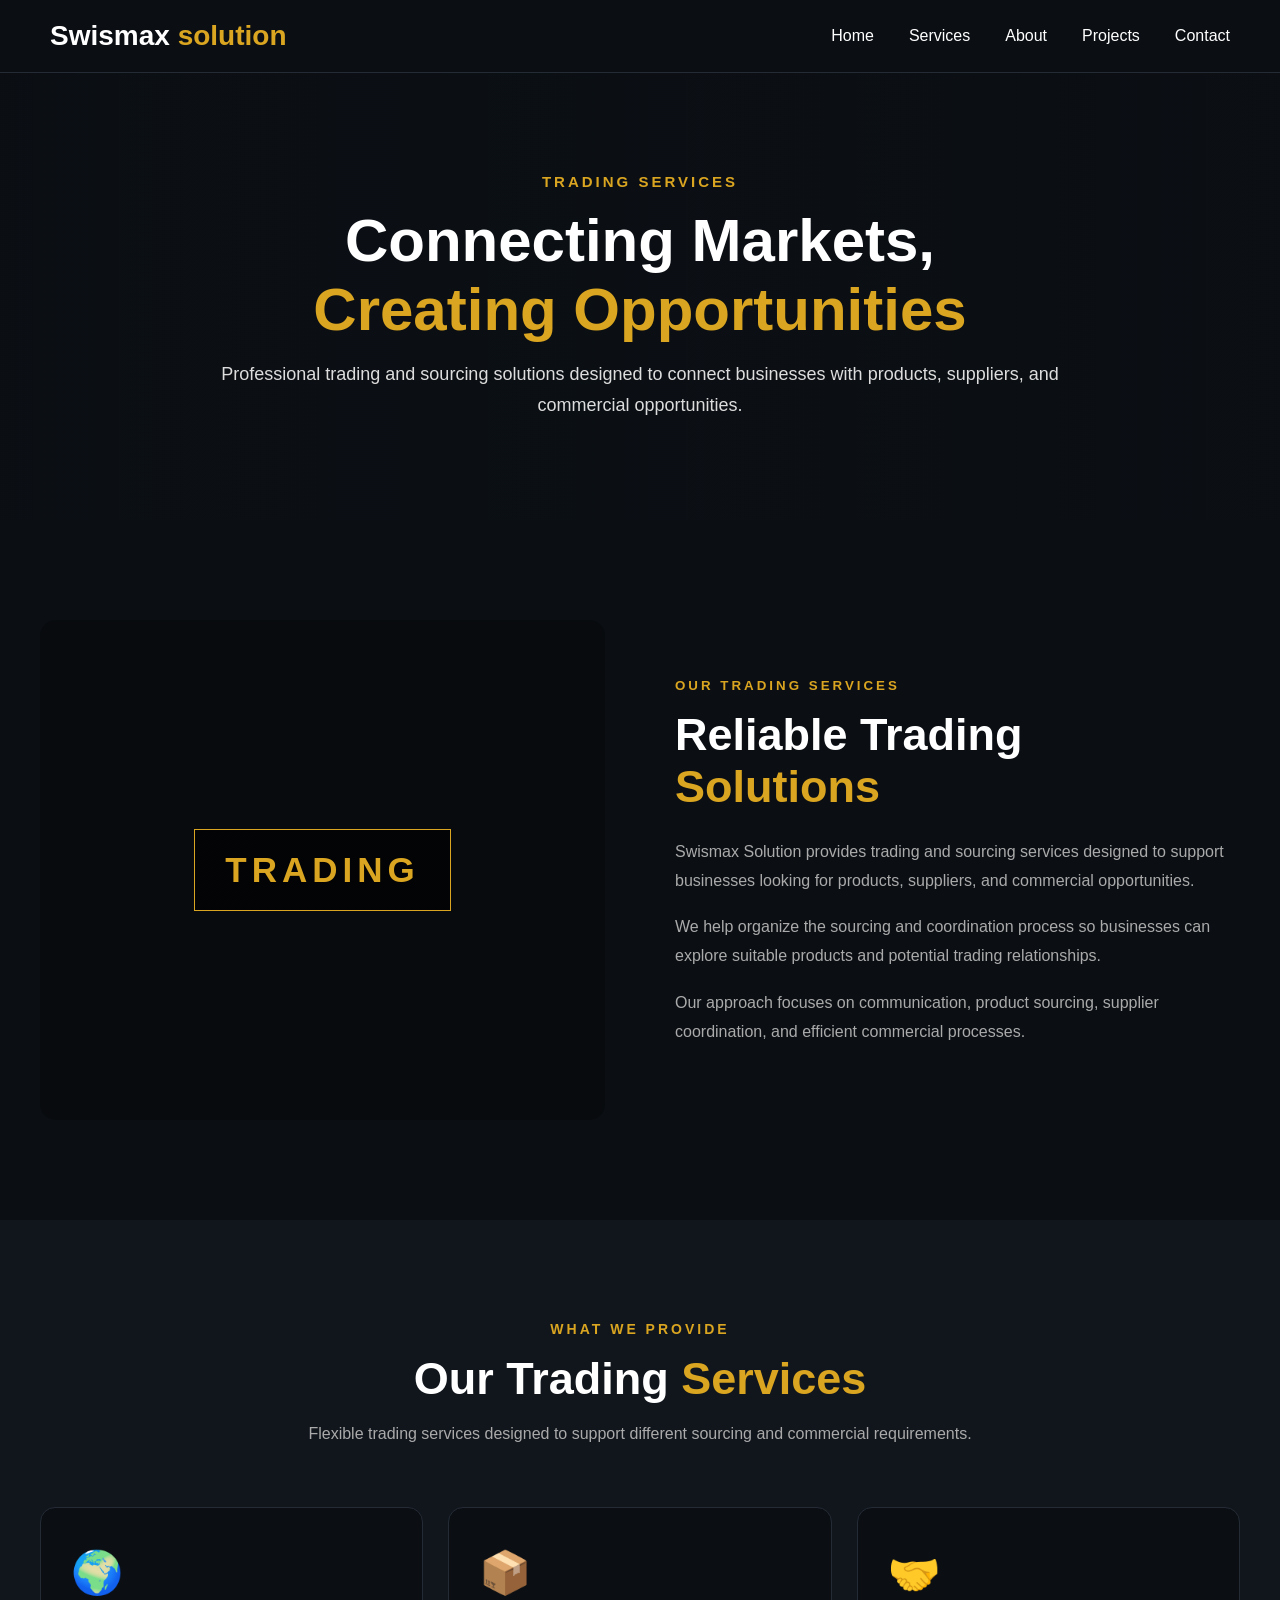
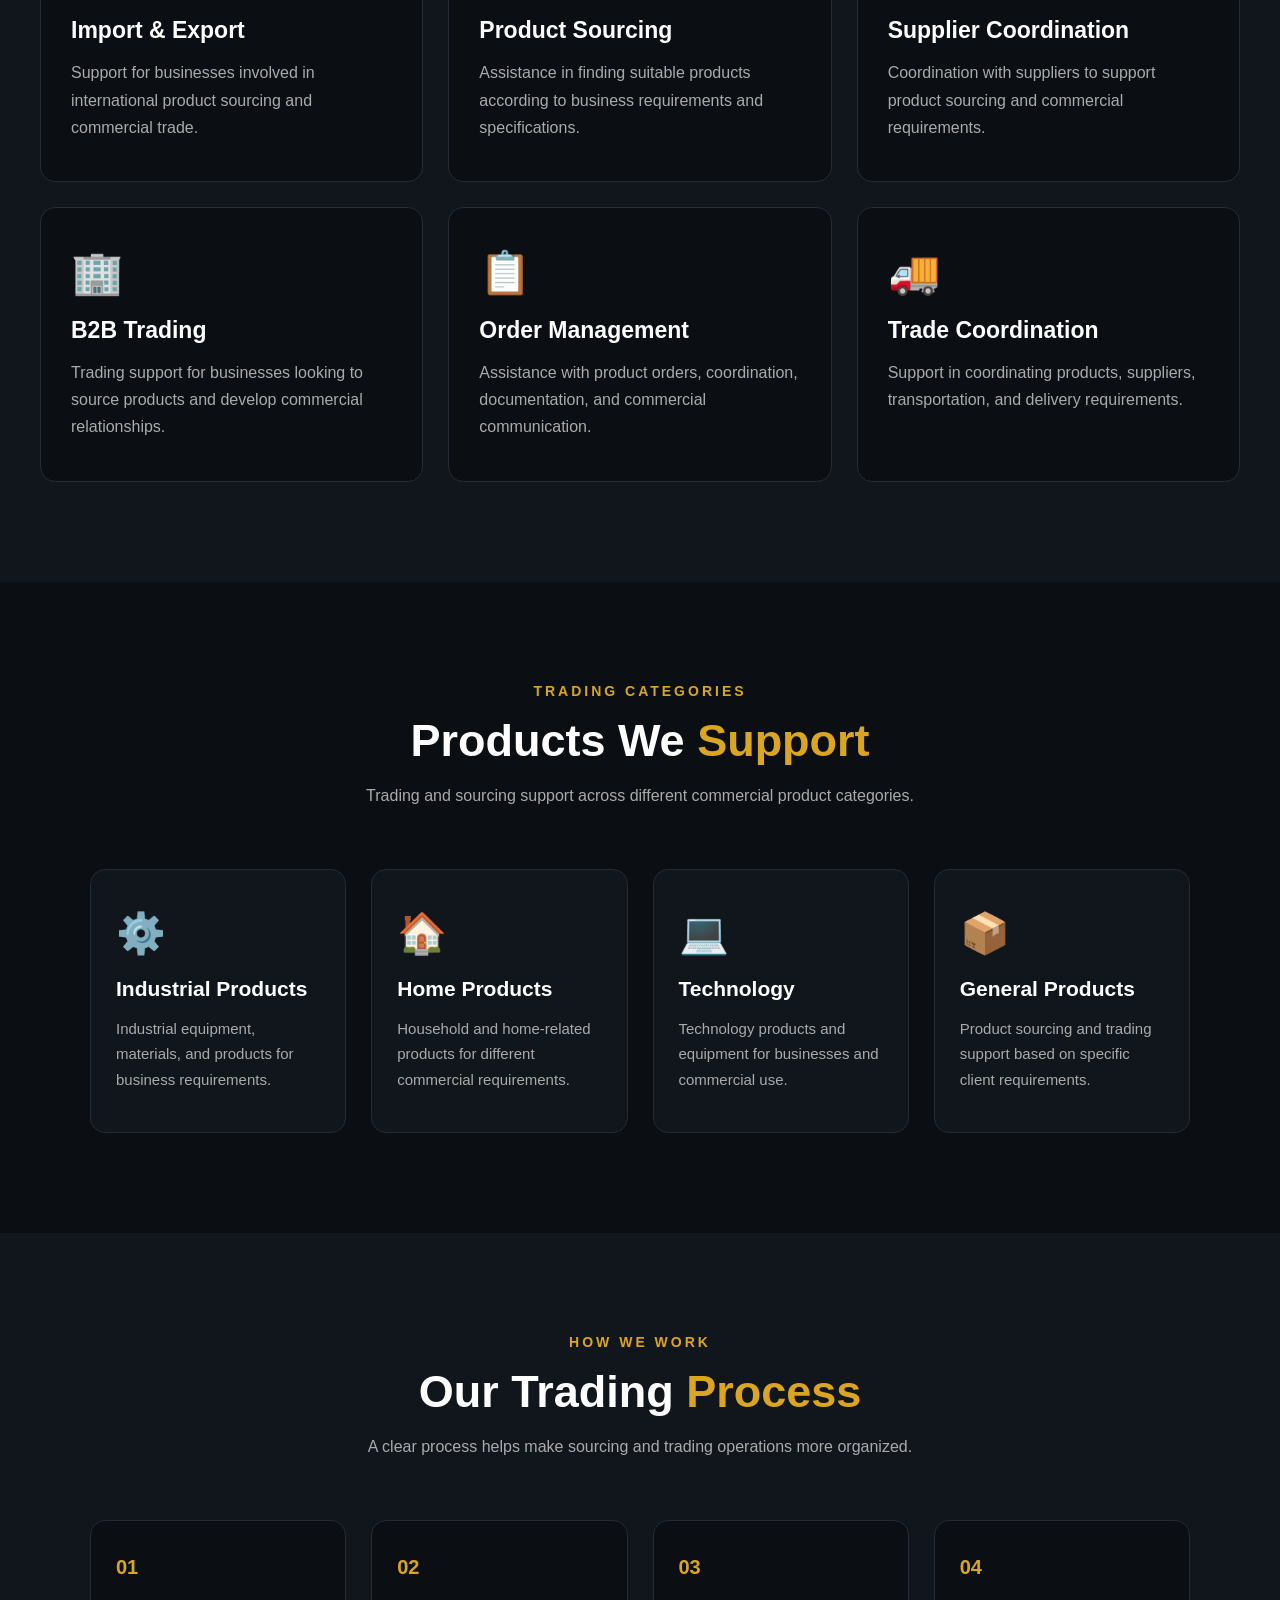
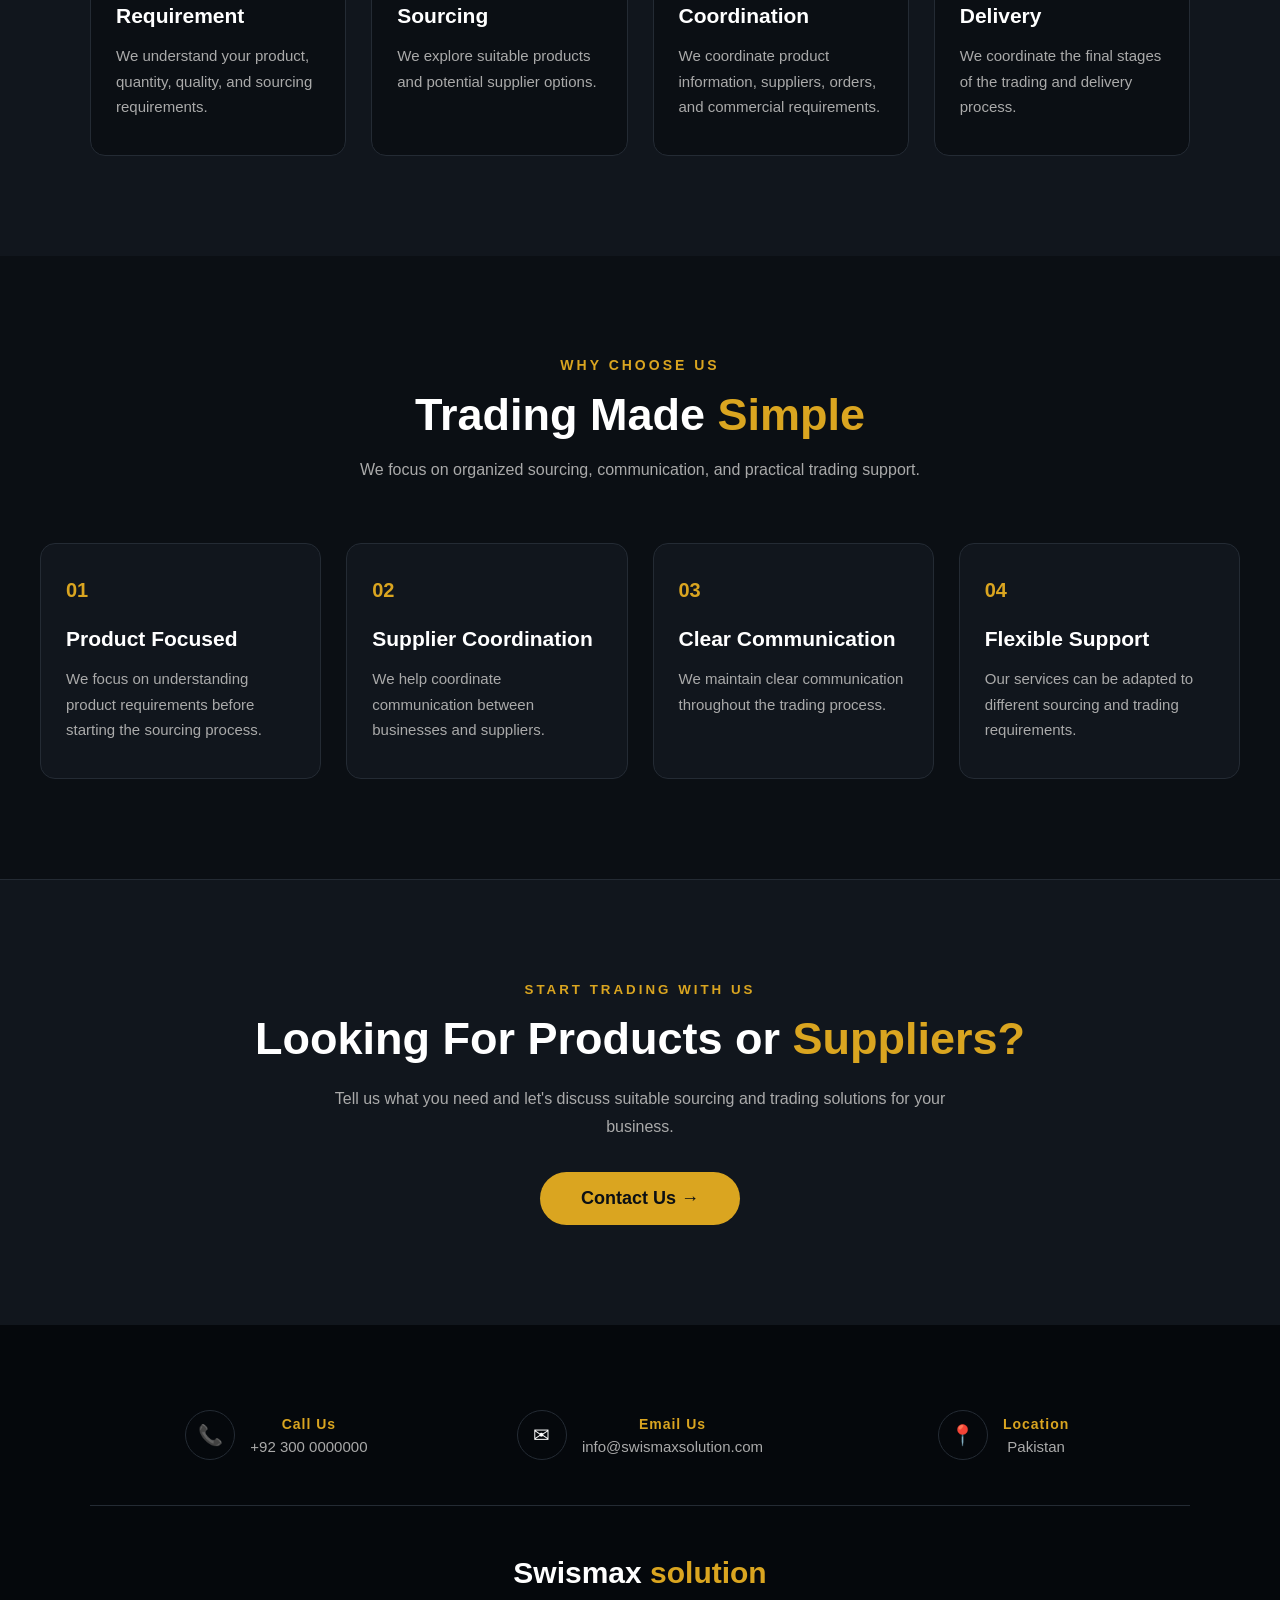
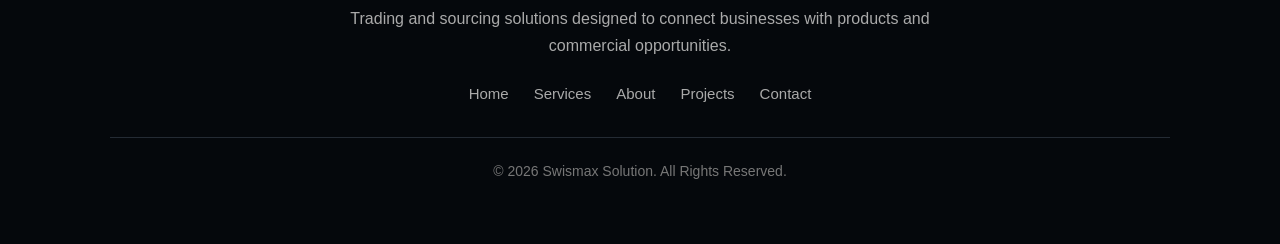
<file: Trad.html>
<!DOCTYPE html>
<html lang="en">

<head>

    <meta charset="UTF-8">

    <meta name="viewport" content="width=device-width, initial-scale=1.0">

    <title>Swismax Solution - Trading Services</title>

    <link rel="stylesheet" href="style.css">

</head>

<body>


    <!-- ================= NAVBAR ================= -->

<nav>

    <div class="logo">
        Swismax<span> solution</span>
    </div>


    <!-- Toggle Button -->

    <button class="menu-toggle" id="menuToggle">
        ☰
    </button>


    <!-- Navigation Links -->

    <ul class="nav-links" id="navLinks">

        <li>
            <a href="index.html">Home</a>
        </li>

        <li>
            <a href="Services.html">Services</a>
        </li>

        <li>
            <a href="About.html">About</a>
        </li>

        <li>
            <a href="Project.html">Projects</a>
        </li>

        <li>
            <a href="contact.html">Contact</a>
        </li>

    </ul>

</nav>


    <!-- ================= HERO ================= -->

    <section class="trading-hero">

        <div class="trading-hero-content">

            <small>TRADING SERVICES</small>

            <h1>
                Connecting Markets,
                <span>Creating Opportunities</span>
            </h1>

            <p>
                Professional trading and sourcing solutions designed
                to connect businesses with products, suppliers, and
                commercial opportunities.
            </p>

        </div>

    </section>


    <!-- ================= INTRO ================= -->

    <section class="trading-main">

        <div class="trading-main-container">


            <div class="trading-main-image">

                <div class="trading-image-box">
                    TRADING
                </div>

            </div>


            <div class="trading-main-content">

                <small>OUR TRADING SERVICES</small>

                <h2>
                    Reliable Trading
                    <span>Solutions</span>
                </h2>

                <p>
                    Swismax Solution provides trading and sourcing
                    services designed to support businesses looking
                    for products, suppliers, and commercial opportunities.
                </p>

                <p>
                    We help organize the sourcing and coordination
                    process so businesses can explore suitable products
                    and potential trading relationships.
                </p>

                <p>
                    Our approach focuses on communication, product
                    sourcing, supplier coordination, and efficient
                    commercial processes.
                </p>

            </div>

        </div>

    </section>


    <!-- ================= SERVICES ================= -->

    <section class="trading-services">

        <div class="section-heading">

            <small>WHAT WE PROVIDE</small>

            <h2>
                Our Trading
                <span>Services</span>
            </h2>

            <p>
                Flexible trading services designed to support different
                sourcing and commercial requirements.
            </p>

        </div>


        <div class="trading-service-grid">


            <!-- CARD 1 -->

            <div class="trading-service-card">

                <div class="trading-icon">🌍</div>

                <h3>Import & Export</h3>

                <p>
                    Support for businesses involved in international
                    product sourcing and commercial trade.
                </p>

            </div>


            <!-- CARD 2 -->

            <div class="trading-service-card">

                <div class="trading-icon">📦</div>

                <h3>Product Sourcing</h3>

                <p>
                    Assistance in finding suitable products according
                    to business requirements and specifications.
                </p>

            </div>


            <!-- CARD 3 -->

            <div class="trading-service-card">

                <div class="trading-icon">🤝</div>

                <h3>Supplier Coordination</h3>

                <p>
                    Coordination with suppliers to support product
                    sourcing and commercial requirements.
                </p>

            </div>


            <!-- CARD 4 -->

            <div class="trading-service-card">

                <div class="trading-icon">🏢</div>

                <h3>B2B Trading</h3>

                <p>
                    Trading support for businesses looking to source
                    products and develop commercial relationships.
                </p>

            </div>


            <!-- CARD 5 -->

            <div class="trading-service-card">

                <div class="trading-icon">📋</div>

                <h3>Order Management</h3>

                <p>
                    Assistance with product orders, coordination,
                    documentation, and commercial communication.
                </p>

            </div>


            <!-- CARD 6 -->

            <div class="trading-service-card">

                <div class="trading-icon">🚚</div>

                <h3>Trade Coordination</h3>

                <p>
                    Support in coordinating products, suppliers,
                    transportation, and delivery requirements.
                </p>

            </div>

        </div>

    </section>


    <!-- ================= PRODUCTS ================= -->

    <section class="trading-products">

        <div class="section-heading">

            <small>TRADING CATEGORIES</small>

            <h2>
                Products We
                <span>Support</span>
            </h2>

            <p>
                Trading and sourcing support across different
                commercial product categories.
            </p>

        </div>


        <div class="trading-products-grid">


            <div class="trading-product-card">

                <div class="trading-product-icon">
                    ⚙️
                </div>

                <h3>Industrial Products</h3>

                <p>
                    Industrial equipment, materials, and products
                    for business requirements.
                </p>

            </div>


            <div class="trading-product-card">

                <div class="trading-product-icon">
                    🏠
                </div>

                <h3>Home Products</h3>

                <p>
                    Household and home-related products for different
                    commercial requirements.
                </p>

            </div>


            <div class="trading-product-card">

                <div class="trading-product-icon">
                    💻
                </div>

                <h3>Technology</h3>

                <p>
                    Technology products and equipment for businesses
                    and commercial use.
                </p>

            </div>


            <div class="trading-product-card">

                <div class="trading-product-icon">
                    📦
                </div>

                <h3>General Products</h3>

                <p>
                    Product sourcing and trading support based on
                    specific client requirements.
                </p>

            </div>

        </div>

    </section>


    <!-- ================= PROCESS ================= -->

    <section class="trading-process">

        <div class="section-heading">

            <small>HOW WE WORK</small>

            <h2>
                Our Trading
                <span>Process</span>
            </h2>

            <p>
                A clear process helps make sourcing and trading
                operations more organized.
            </p>

        </div>


        <div class="trading-process-grid">


            <div class="trading-process-card">

                <div class="trading-number">01</div>

                <h3>Requirement</h3>

                <p>
                    We understand your product, quantity, quality,
                    and sourcing requirements.
                </p>

            </div>


            <div class="trading-process-card">

                <div class="trading-number">02</div>

                <h3>Sourcing</h3>

                <p>
                    We explore suitable products and potential
                    supplier options.
                </p>

            </div>


            <div class="trading-process-card">

                <div class="trading-number">03</div>

                <h3>Coordination</h3>

                <p>
                    We coordinate product information, suppliers,
                    orders, and commercial requirements.
                </p>

            </div>


            <div class="trading-process-card">

                <div class="trading-number">04</div>

                <h3>Delivery</h3>

                <p>
                    We coordinate the final stages of the trading
                    and delivery process.
                </p>

            </div>

        </div>

    </section>


    <!-- ================= WHY US ================= -->

    <section class="trading-why">

        <div class="section-heading">

            <small>WHY CHOOSE US</small>

            <h2>
                Trading Made
                <span>Simple</span>
            </h2>

            <p>
                We focus on organized sourcing, communication,
                and practical trading support.
            </p>

        </div>


        <div class="trading-why-grid">


            <div class="trading-why-card">

                <div class="trading-number">01</div>

                <h3>Product Focused</h3>

                <p>
                    We focus on understanding product requirements
                    before starting the sourcing process.
                </p>

            </div>


            <div class="trading-why-card">

                <div class="trading-number">02</div>

                <h3>Supplier Coordination</h3>

                <p>
                    We help coordinate communication between
                    businesses and suppliers.
                </p>

            </div>


            <div class="trading-why-card">

                <div class="trading-number">03</div>

                <h3>Clear Communication</h3>

                <p>
                    We maintain clear communication throughout
                    the trading process.
                </p>

            </div>


            <div class="trading-why-card">

                <div class="trading-number">04</div>

                <h3>Flexible Support</h3>

                <p>
                    Our services can be adapted to different
                    sourcing and trading requirements.
                </p>

            </div>

        </div>

    </section>


    <!-- ================= CTA ================= -->

    <section class="trading-cta">

        <small>START TRADING WITH US</small>

        <h2>
            Looking For Products or
            <span>Suppliers?</span>
        </h2>

        <p>
            Tell us what you need and let's discuss suitable
            sourcing and trading solutions for your business.
        </p>

        <a href="/contact.html" class="contact-btn">
            Contact Us →
        </a>

    </section>


    <!-- ================= FOOTER ================= -->

    <footer class="trading-footer">

        <div class="trading-footer-top">


            <div class="trading-footer-item">

                <div class="trading-footer-icon">
                    📞
                </div>

                <div>

                    <span>Call Us</span>

                    <p>
                        +92 300 0000000
                    </p>

                </div>

            </div>


            <div class="trading-footer-item">

                <div class="trading-footer-icon">
                    ✉
                </div>

                <div>

                    <span>Email Us</span>

                    <p>
                        info@swismaxsolution.com
                    </p>

                </div>

            </div>


            <div class="trading-footer-item">

                <div class="trading-footer-icon">
                    📍
                </div>

                <div>

                    <span>Location</span>

                    <p>
                        Pakistan
                    </p>

                </div>

            </div>

        </div>


        <div class="trading-footer-bottom">

            <div class="trading-footer-logo">
                Swismax<span> solution</span>
            </div>

            <p>
                Trading and sourcing solutions designed to connect
                businesses with products and commercial opportunities.
            </p>


            <div class="trading-footer-links">

                <a href="/index.html">Home</a>

                <a href="/Services.html">Services</a>

                <a href="/About.html">About</a>

                <a href="/Project.html">Projects</a>

                <a href="/contact.html">Contact</a>

            </div>


            <div class="trading-copyright">

                © 2026 Swismax Solution. All Rights Reserved.

            </div>

        </div>

    </footer>


</body>
<script> const menuToggle = document.getElementById("menuToggle"); const navLinks = document.getElementById("navLinks"); menuToggle.addEventListener("click", function () { navLinks.classList.toggle("active"); }); </script>
</html>
</file>
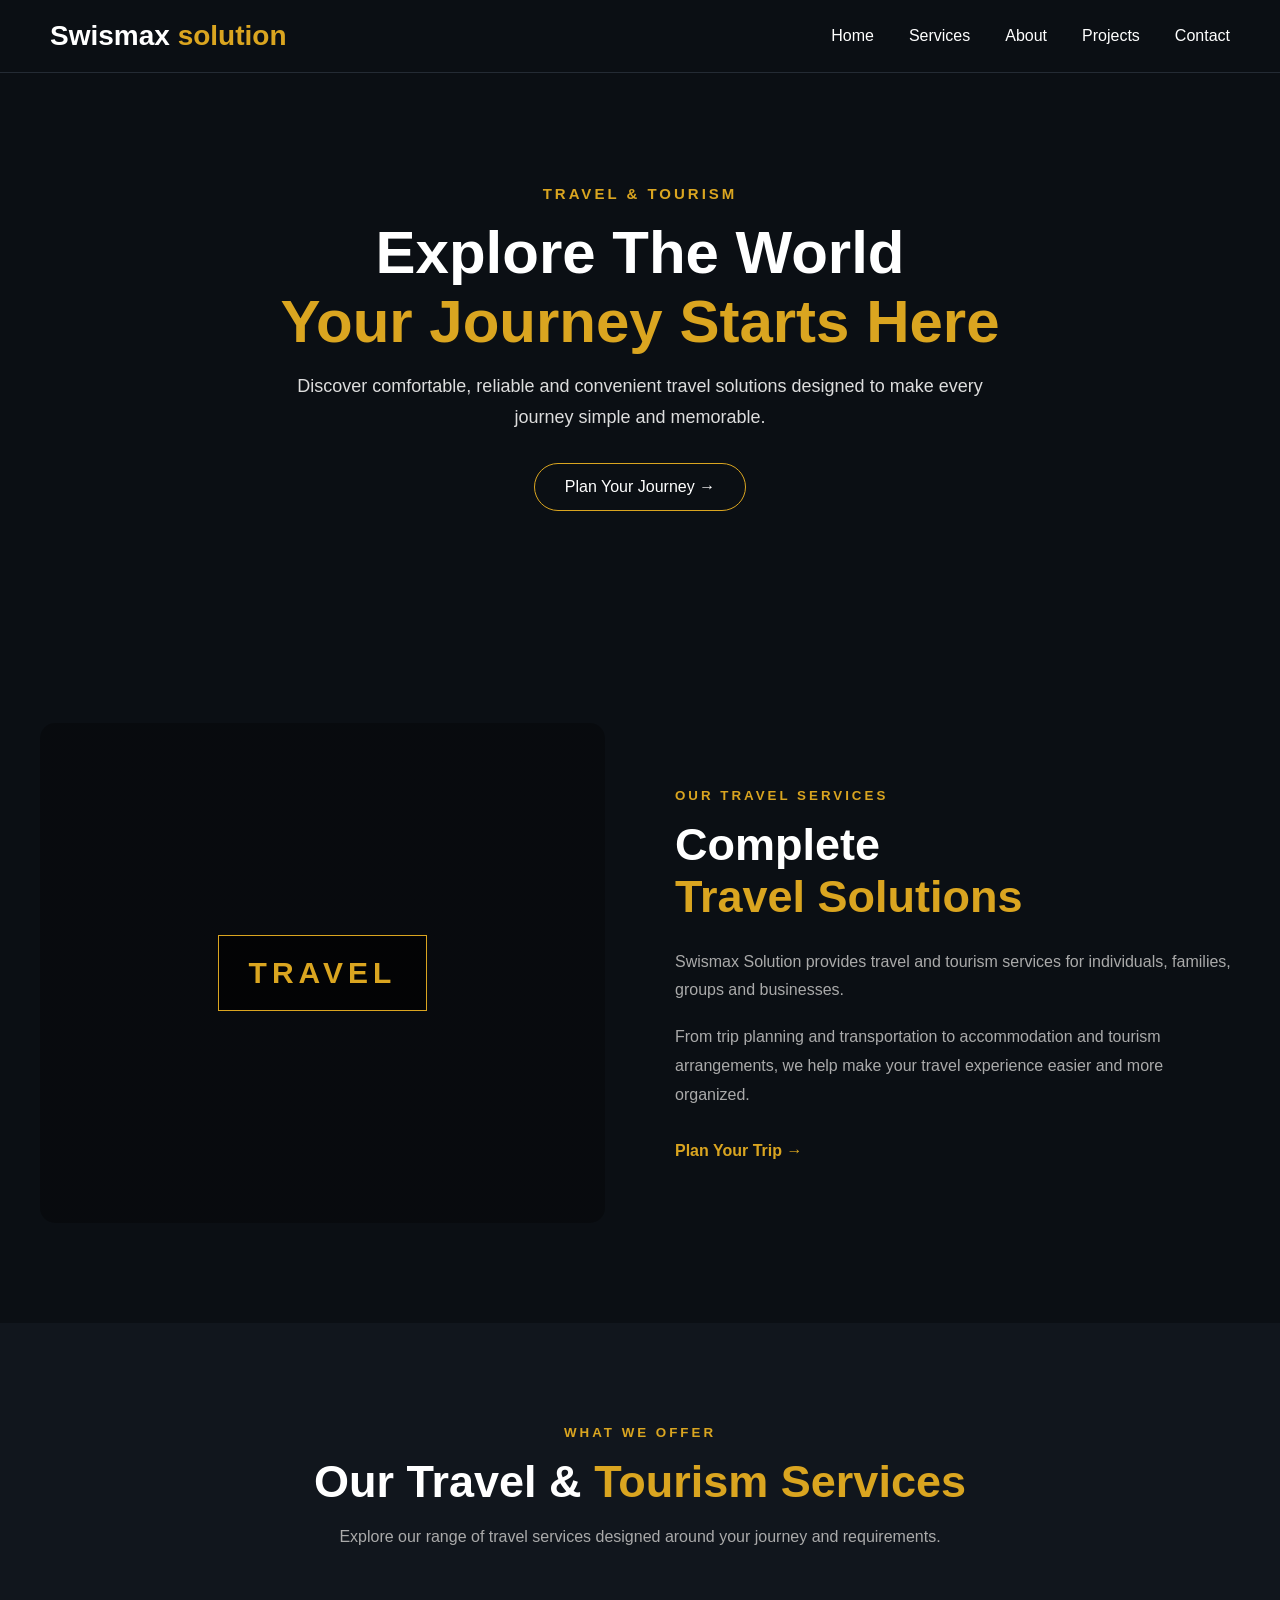
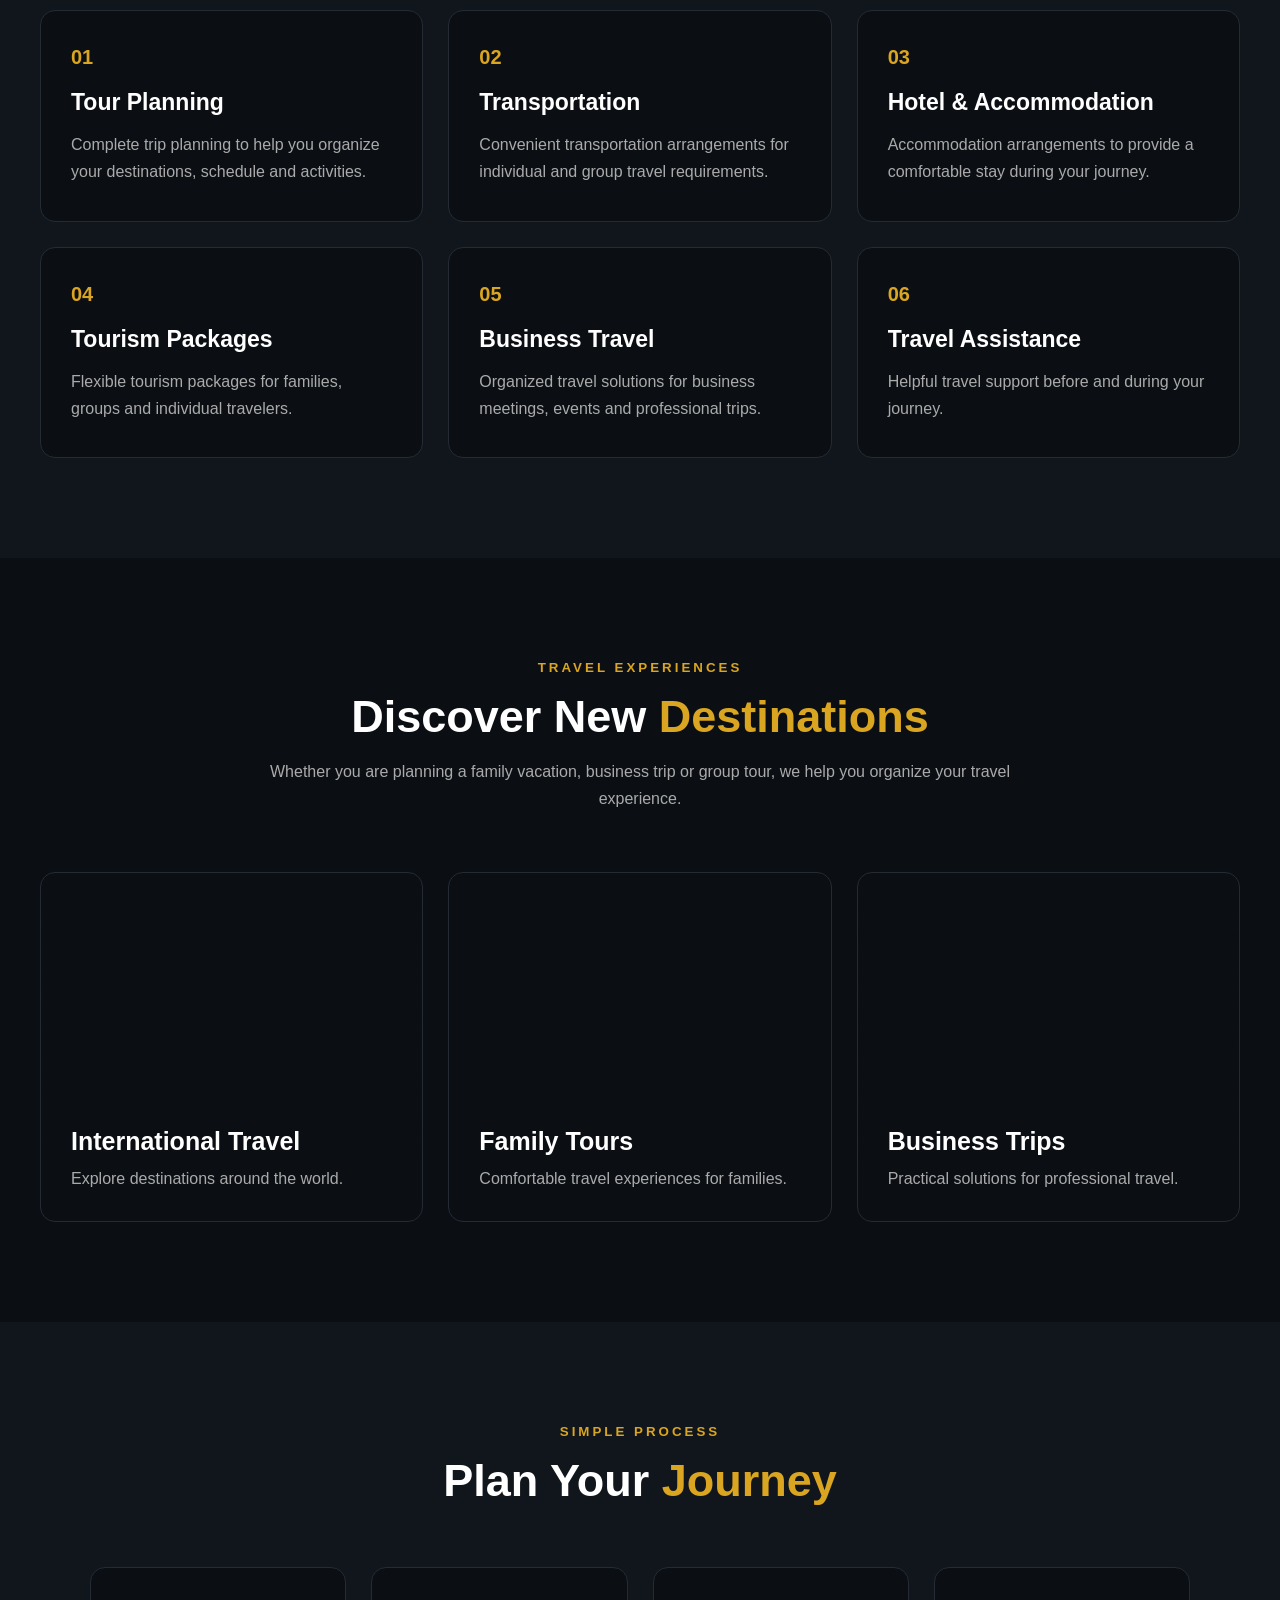
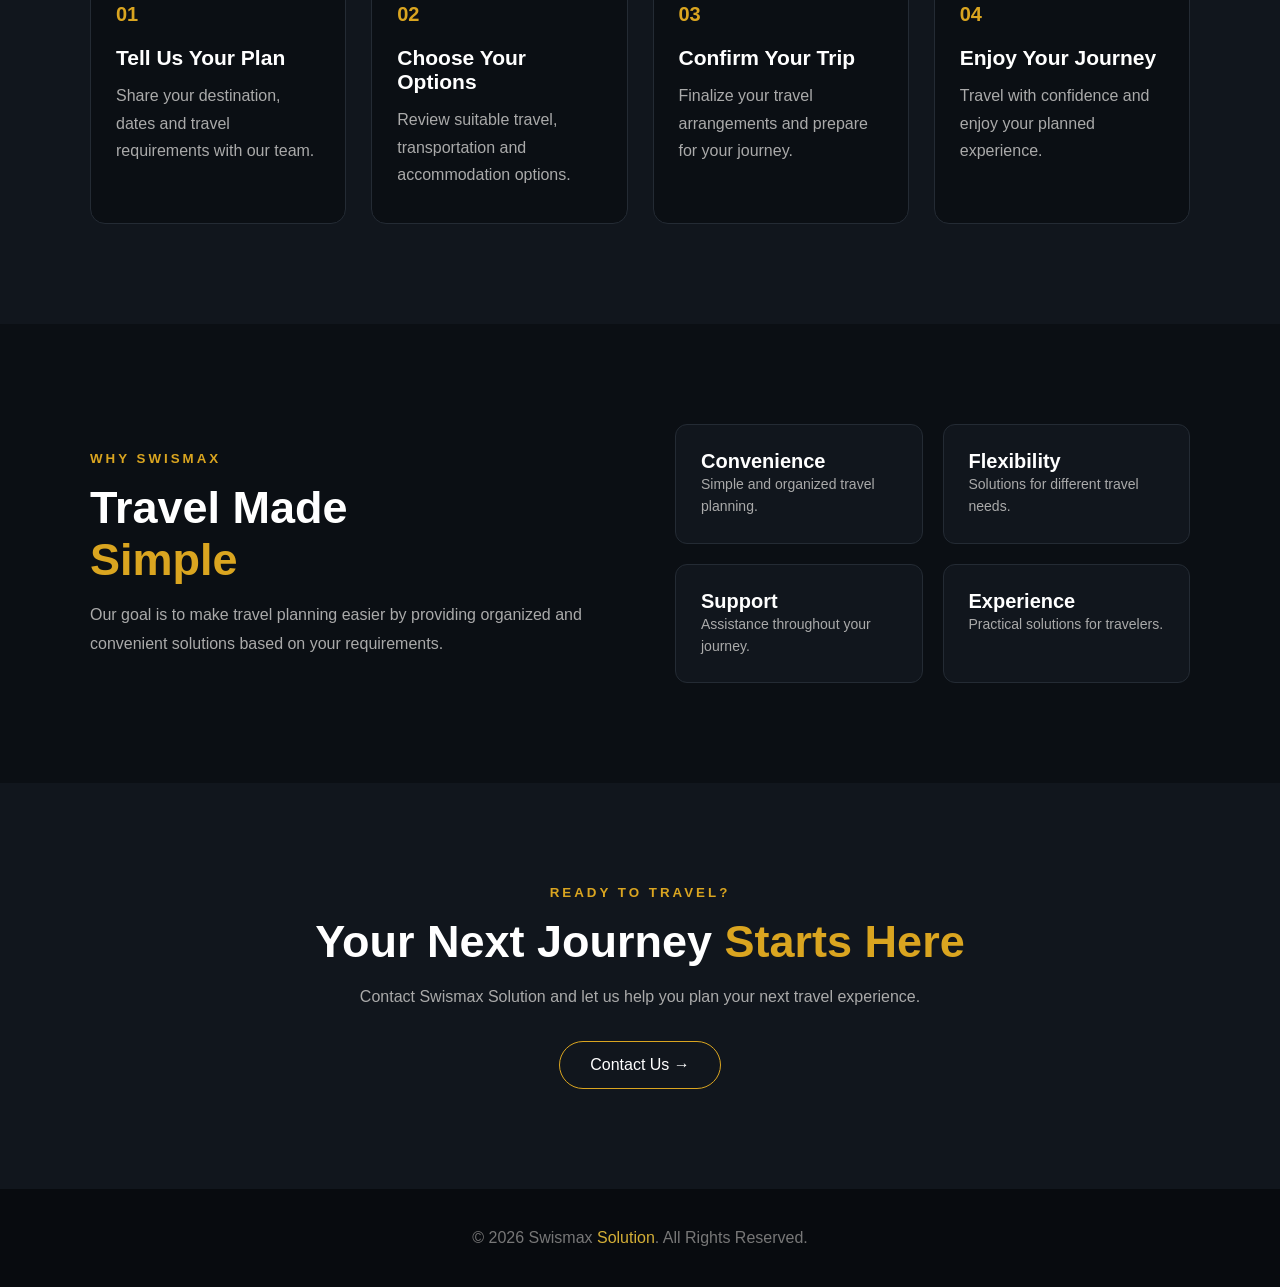
<file: travil.html>
<!DOCTYPE html>
<html lang="en">

<head>

    <meta charset="UTF-8">

    <meta name="viewport" content="width=device-width, initial-scale=1.0">

    <title>Swismax Solution - Travel & Tourism</title>

    <link rel="stylesheet" href="style.css">

</head>


<body>


    <!-- ================= NAVBAR ================= -->

   <nav>

    <div class="logo">
        Swismax<span> solution</span>
    </div>


    <!-- Toggle Button -->

    <button class="menu-toggle" id="menuToggle">
        ☰
    </button>


    <!-- Navigation Links -->

    <ul class="nav-links" id="navLinks">

        <li>
            <a href="index.html">Home</a>
        </li>

        <li>
            <a href="Services.html">Services</a>
        </li>

        <li>
            <a href="About.html">About</a>
        </li>

        <li>
            <a href="Project.html">Projects</a>
        </li>

        <li>
            <a href="contact.html">Contact</a>
        </li>

    </ul>

</nav>



    <!-- ================= TRAVEL HERO ================= -->

    <section class="travel-hero">

        <div class="travel-hero-content">

            <small>
                TRAVEL & TOURISM
            </small>

            <h1>
                Explore The World
                <span>Your Journey Starts Here</span>
            </h1>

            <p>
                Discover comfortable, reliable and convenient
                travel solutions designed to make every journey
                simple and memorable.
            </p>

            <a href="/contact.html" class="travel-btn">
                Plan Your Journey →
            </a>

        </div>

    </section>



    <!-- ================= INTRO ================= -->

    <section class="travel-intro">

        <div class="travel-intro-container">


            <div class="travel-intro-image">

                <div class="travel-image-box">
                    TRAVEL
                </div>

            </div>



            <div class="travel-intro-content">

                <small>
                    OUR TRAVEL SERVICES
                </small>

                <h2>
                    Complete
                    <span>Travel Solutions</span>
                </h2>

                <p>
                    Swismax Solution provides travel and tourism
                    services for individuals, families, groups and
                    businesses.
                </p>

                <p>
                    From trip planning and transportation to
                    accommodation and tourism arrangements, we
                    help make your travel experience easier and
                    more organized.
                </p>

                <a href="/contact.html" class="travel-link">
                    Plan Your Trip →
                </a>

            </div>

        </div>

    </section>



    <!-- ================= SERVICES ================= -->

    <section class="travel-services">

        <div class="travel-section-heading">

            <small>
                WHAT WE OFFER
            </small>

            <h2>
                Our Travel &
                <span>Tourism Services</span>
            </h2>

            <p>
                Explore our range of travel services designed
                around your journey and requirements.
            </p>

        </div>



        <div class="travel-service-grid">


            <!-- CARD 01 -->

            <div class="travel-service-card">

                <span class="travel-number">
                    01
                </span>

                <h3>
                    Tour Planning
                </h3>

                <p>
                    Complete trip planning to help you organize
                    your destinations, schedule and activities.
                </p>

            </div>



            <!-- CARD 02 -->

            <div class="travel-service-card">

                <span class="travel-number">
                    02
                </span>

                <h3>
                    Transportation
                </h3>

                <p>
                    Convenient transportation arrangements for
                    individual and group travel requirements.
                </p>

            </div>



            <!-- CARD 03 -->

            <div class="travel-service-card">

                <span class="travel-number">
                    03
                </span>

                <h3>
                    Hotel & Accommodation
                </h3>

                <p>
                    Accommodation arrangements to provide a
                    comfortable stay during your journey.
                </p>

            </div>



            <!-- CARD 04 -->

            <div class="travel-service-card">

                <span class="travel-number">
                    04
                </span>

                <h3>
                    Tourism Packages
                </h3>

                <p>
                    Flexible tourism packages for families,
                    groups and individual travelers.
                </p>

            </div>



            <!-- CARD 05 -->

            <div class="travel-service-card">

                <span class="travel-number">
                    05
                </span>

                <h3>
                    Business Travel
                </h3>

                <p>
                    Organized travel solutions for business
                    meetings, events and professional trips.
                </p>

            </div>



            <!-- CARD 06 -->

            <div class="travel-service-card">

                <span class="travel-number">
                    06
                </span>

                <h3>
                    Travel Assistance
                </h3>

                <p>
                    Helpful travel support before and during
                    your journey.
                </p>

            </div>

        </div>

    </section>



    <!-- ================= DESTINATIONS ================= -->

    <section class="travel-destinations">

        <div class="travel-section-heading">

            <small>
                TRAVEL EXPERIENCES
            </small>

            <h2>
                Discover New
                <span>Destinations</span>
            </h2>

            <p>
                Whether you are planning a family vacation,
                business trip or group tour, we help you
                organize your travel experience.
            </p>

        </div>



        <div class="destination-grid">


            <div class="destination-card destination-one">

                <div>

                    <h3>
                        International Travel
                    </h3>

                    <p>
                        Explore destinations around the world.
                    </p>

                </div>

            </div>



            <div class="destination-card destination-two">

                <div>

                    <h3>
                        Family Tours
                    </h3>

                    <p>
                        Comfortable travel experiences for families.
                    </p>

                </div>

            </div>



            <div class="destination-card destination-three">

                <div>

                    <h3>
                        Business Trips
                    </h3>

                    <p>
                        Practical solutions for professional travel.
                    </p>

                </div>

            </div>

        </div>

    </section>



    <!-- ================= PROCESS ================= -->

    <section class="travel-process">

        <div class="travel-section-heading">

            <small>
                SIMPLE PROCESS
            </small>

            <h2>
                Plan Your
                <span>Journey</span>
            </h2>

        </div>



        <div class="travel-process-grid">


            <div class="travel-process-card">

                <span>
                    01
                </span>

                <h3>
                    Tell Us Your Plan
                </h3>

                <p>
                    Share your destination, dates and travel
                    requirements with our team.
                </p>

            </div>



            <div class="travel-process-card">

                <span>
                    02
                </span>

                <h3>
                    Choose Your Options
                </h3>

                <p>
                    Review suitable travel, transportation and
                    accommodation options.
                </p>

            </div>



            <div class="travel-process-card">

                <span>
                    03
                </span>

                <h3>
                    Confirm Your Trip
                </h3>

                <p>
                    Finalize your travel arrangements and
                    prepare for your journey.
                </p>

            </div>



            <div class="travel-process-card">

                <span>
                    04
                </span>

                <h3>
                    Enjoy Your Journey
                </h3>

                <p>
                    Travel with confidence and enjoy your
                    planned experience.
                </p>

            </div>

        </div>

    </section>



    <!-- ================= WHY US ================= -->

    <section class="travel-why">

        <div class="travel-why-container">


            <div>

                <small>
                    WHY SWISMAX
                </small>

                <h2>
                    Travel Made
                    <span>Simple</span>
                </h2>

                <p>
                    Our goal is to make travel planning easier
                    by providing organized and convenient
                    solutions based on your requirements.
                </p>

            </div>



            <div class="travel-features">


                <div>

                    <strong>
                        Convenience
                    </strong>

                    <p>
                        Simple and organized travel planning.
                    </p>

                </div>



                <div>

                    <strong>
                        Flexibility
                    </strong>

                    <p>
                        Solutions for different travel needs.
                    </p>

                </div>



                <div>

                    <strong>
                        Support
                    </strong>

                    <p>
                        Assistance throughout your journey.
                    </p>

                </div>



                <div>

                    <strong>
                        Experience
                    </strong>

                    <p>
                        Practical solutions for travelers.
                    </p>

                </div>

            </div>

        </div>

    </section>



    <!-- ================= CTA ================= -->

    <section class="travel-cta">

        <small>
            READY TO TRAVEL?
        </small>

        <h2>
            Your Next Journey
            <span>Starts Here</span>
        </h2>

        <p>
            Contact Swismax Solution and let us help you
            plan your next travel experience.
        </p>

        <a href="/contact.html">
            Contact Us →
        </a>

    </section>



    <!-- ================= FOOTER ================= -->

    <footer>

        <p>
            © 2026 Swismax<span> Solution</span>.
            All Rights Reserved.
        </p>

    </footer>


</body>
<script> const menuToggle = document.getElementById("menuToggle"); const navLinks = document.getElementById("navLinks"); menuToggle.addEventListener("click", function () { navLinks.classList.toggle("active"); }); </script>
</html>
</file>
<file: style.css>
* {
    margin: 0;
    padding: 0;
    box-sizing: border-box;
    scroll-behavior: smooth;
}

body {
    font-family: Arial, sans-serif;
    background: #0b0f14;
    color: white;
}

a {
    text-decoration: none;
}


/* =========================
           NAVBAR
        ========================= */

nav {
    width: 100%;
    padding: 20px 7%;

    display: flex;
    justify-content: space-between;
    align-items: center;

    background: rgba(11, 15, 20, 0.95);

    position: sticky;
    top: 0;
    z-index: 999;

    border-bottom: 1px solid #252b33;
}

.logo {
    font-size: 25px;
    font-weight: bold;
}

.logo span {
    color: #d4af37;
}

.nav-links {
    display: flex;
    gap: 30px;
    list-style: none;
}

.nav-links a {
    color: white;
    font-size: 16px;
    transition: 0.3s;
}

.nav-links a:hover {
    color: #d4af37;
}


/* =========================
           HERO
        ========================= */

.hero {
    min-height: 90vh;

    display: flex;
    align-items: center;

    padding: 80px 7%;

    background:
        linear-gradient(90deg,
            rgba(11, 15, 20, 0.98),
            rgba(11, 15, 20, 0.75)),
        url("https://images.unsplash.com/photo-1486406146926-c627a92ad1ab") center/cover;
}

.hero-content {
    max-width: 750px;

    animation: heroAnimation 1.2s ease;
}

@keyframes heroAnimation {

    from {
        opacity: 0;
        transform: translateY(50px);
    }

    to {
        opacity: 1;
        transform: translateY(0);
    }

}

.hero-small {
    color: #d4af37;
    font-size: 16px;
    letter-spacing: 4px;
    margin-bottom: 20px;
}

.hero h1 {
    font-size: 65px;
    line-height: 1.1;
    margin-bottom: 25px;
}

.hero h1 span {
    color: #d4af37;
}

.hero p {
    color: #c7c7c7;
    font-size: 19px;
    line-height: 1.7;
    margin-bottom: 35px;
}

.hero-btn {
    display: inline-block;

    padding: 16px 32px;

    background: #d4af37;
    color: #111;

    border-radius: 40px;

    font-weight: bold;

    transition: 0.4s;
}

.hero-btn:hover {
    background: white;
    transform: translateY(-5px);
}


/* =========================
           STATS
        ========================= */

.stats {
    padding: 45px 7%;

    display: grid;

    grid-template-columns:
        repeat(4, 1fr);

    gap: 20px;

    background: #11161d;
}

.stat {
    text-align: center;
}

.stat h2 {
    color: #d4af37;
    font-size: 40px;
    margin-bottom: 8px;
}

.stat p {
    color: #aaa;
}


/* =========================
           SECTION
        ========================= */

.section {
    padding: 100px 7%;
}

.section-heading {
    text-align: center;
    margin-bottom: 60px;
}

.section-heading small {
    color: #d4af37;
    letter-spacing: 3px;
}

.section-heading h2 {
    font-size: 45px;
    margin: 15px 0;
}

.section-heading p {
    color: #999;
}


/* =========================
           SERVICES
        ========================= */

.services {
    background: #0b0f14;
}

.service-grid {
    display: grid;

    grid-template-columns:
        repeat(4, 1fr);

    gap: 22px;
}

.service-card {
    padding: 35px 25px;

    background: #11161d;

    border: 1px solid #242b34;

    border-radius: 15px;

    transition: 0.4s;

    position: relative;

    overflow: hidden;
}

.service-card::before {
    content: "";

    position: absolute;

    top: 0;
    left: -100%;

    width: 100%;
    height: 3px;

    background: #d4af37;

    transition: 0.5s;
}

.service-card:hover::before {
    left: 0;
}

.service-card:hover {
    transform: translateY(-12px);

    border-color: #d4af37;

    box-shadow:
        0 20px 40px rgba(0, 0, 0, 0.3);
}

.service-icon {
    font-size: 45px;
    margin-bottom: 25px;
}

.service-card h3 {
    font-size: 22px;
    margin-bottom: 15px;
}

.service-card p {
    color: #999;
    line-height: 1.7;
}

.service-link {
    display: inline-block;

    margin-top: 20px;

    color: #d4af37;

    font-weight: bold;
}


/* =========================
           ABOUT
        ========================= */

.about {
    background: #11161d;
}

.about-container {
    display: grid;

    grid-template-columns:
        1fr 1fr;

    gap: 60px;

    align-items: center;
}

.about-image {
    min-height: 450px;

    background:
        url("https://images.unsplash.com/photo-1497366811353-6870744d04b2") center/cover;

    border-radius: 20px;
}

.about-content small {
    color: #d4af37;
    letter-spacing: 3px;
}

.about-content h2 {
    font-size: 45px;
    margin: 20px 0;
}

.about-content h2 span {
    color: #d4af37;
}

.about-content p {
    color: #aaa;
    line-height: 1.8;
    margin-bottom: 20px;
}


/* =========================
           PROJECTS
        ========================= */

.project-grid {
    display: grid;

    grid-template-columns:
        repeat(3, 1fr);

    gap: 25px;
}

.project-card {
    height: 300px;

    border-radius: 15px;

    overflow: hidden;

    position: relative;

    background-size: cover;
    background-position: center;

    transition: 0.4s;
}

.project-card:hover {
    transform: scale(1.03);
}

.project-one {
    background-image:
        url("https://images.unsplash.com/photo-1503387762-592deb58ef4e");
}

.project-two {
    background-image:
        url("https://images.unsplash.com/photo-1436491865332-7a61a109cc05");
}

.project-three {
    background-image:
        url("https://images.unsplash.com/photo-1556761175-b413da4baf72");
}

.project-overlay {
    position: absolute;

    bottom: 0;
    left: 0;

    width: 100%;

    padding: 30px;

    background:
        linear-gradient(transparent,
            rgba(0, 0, 0, 0.9));
}

.project-overlay h3 {
    color: white;
    font-size: 24px;
}

.project-overlay p {
    color: #ccc;
    margin-top: 8px;
}


/* =========================
           CONTACT
        ========================= */

.contact {
    background: #11161d;
}

.contact-container {
    max-width: 800px;
    margin: auto;
}

.form-row {
    display: grid;

    grid-template-columns:
        1fr 1fr;

    gap: 20px;
}

.form-group {
    margin-bottom: 20px;
}

.form-group label {
    display: block;
    margin-bottom: 8px;
}

.form-group input,
.form-group textarea,
.form-group select {

    width: 100%;

    padding: 15px;

    background: #0b0f14;

    color: white;

    border: 1px solid #303741;

    border-radius: 8px;

    outline: none;

    font-size: 16px;
}

.form-group input:focus,
.form-group textarea:focus,
.form-group select:focus {
    border-color: #d4af37;
}

.form-group textarea {
    height: 150px;
    resize: none;
}

.submit-btn {
    width: 100%;

    padding: 16px;

    border: none;

    border-radius: 8px;

    background: #d4af37;

    color: #111;

    font-size: 17px;

    font-weight: bold;

    cursor: pointer;

    transition: 0.4s;
}

.submit-btn:hover {
    background: white;
}

#message {
    text-align: center;
    margin-top: 20px;
    color: #d4af37;
}


/* =========================
           FOOTER
        ========================= */

footer {
    padding: 40px 7%;

    background: #080b0f;

    text-align: center;

    color: #777;
}

footer span {
    color: #d4af37;
}


/* =========================
           MOBILE
        ========================= */

@media (max-width: 1000px) {

    .service-grid {
        grid-template-columns:
            repeat(2, 1fr);
    }

    .stats {
        grid-template-columns:
            repeat(2, 1fr);
    }

    .project-grid {
        grid-template-columns:
            1fr 1fr;
    }

}


@media (max-width: 700px) {

    nav {
        flex-direction: column;
        gap: 20px;
    }

    .nav-links {
        gap: 15px;
        flex-wrap: wrap;
        justify-content: center;
    }

    .hero {
        min-height: 80vh;
        padding: 60px 6%;
    }

    .hero h1 {
        font-size: 42px;
    }

    .hero p {
        font-size: 17px;
    }

    .section {
        padding: 70px 6%;
    }

    .section-heading h2 {
        font-size: 34px;
    }

    .service-grid {
        grid-template-columns: 1fr;
    }

    .stats {
        grid-template-columns: 1fr 1fr;
        padding: 35px 5%;
    }

    .stat h2 {
        font-size: 30px;
    }

    .about-container {
        grid-template-columns: 1fr;
    }

    .about-image {
        min-height: 300px;
    }

    .project-grid {
        grid-template-columns: 1fr;
    }

    .form-row {
        grid-template-columns: 1fr;
    }

}


@media (max-width: 450px) {

    .hero h1 {
        font-size: 35px;
    }

    .stats {
        grid-template-columns: 1fr;
    }

}










/* ================= CONTACT SECTION ================= */

.contact {
    position: relative;
    padding: 100px 7%;
    background: #0b0b0b;
    color: white;
    overflow: hidden;
}


/* Background glow */

.contact::before {
    content: "";
    position: absolute;
    width: 350px;
    height: 350px;
    background: rgba(212, 175, 55, 0.08);
    border-radius: 50%;
    filter: blur(80px);
    top: 50px;
    left: -150px;
}

.contact::after {
    content: "";
    position: absolute;
    width: 300px;
    height: 300px;
    background: rgba(212, 175, 55, 0.06);
    border-radius: 50%;
    filter: blur(80px);
    bottom: 0;
    right: -100px;
}


/* ================= HEADING ================= */

.contact .section-heading {
    position: relative;
    z-index: 2;
    text-align: center;
    margin-bottom: 55px;
}

.contact .section-heading small {
    display: inline-block;
    color: #d4af37;
    font-size: 14px;
    font-weight: 700;
    letter-spacing: 3px;
    margin-bottom: 12px;
}

.contact .section-heading h2 {
    font-size: 48px;
    font-weight: 700;
    margin: 0;
}

.contact .section-heading h2 span {
    color: #d4af37;
}

.contact .section-heading p {
    margin-top: 15px;
    color: #aaa;
    font-size: 17px;
}


/* ================= CONTAINER ================= */

.contact-container {
    position: relative;
    z-index: 2;

    max-width: 1150px;
    margin: auto;

    display: grid;
    grid-template-columns: 0.85fr 1.15fr;

    gap: 60px;

    padding: 45px;

    border: 1px solid rgba(212, 175, 55, 0.2);

    border-radius: 25px;

    background: rgba(255, 255, 255, 0.035);

    backdrop-filter: blur(15px);

    box-shadow:
        0 25px 70px rgba(0, 0, 0, 0.45);
}


/* ================= LEFT INFO ================= */

.contact-info {
    padding: 15px;
}

.contact-info h3 {
    font-size: 34px;
    line-height: 1.25;
    margin-bottom: 20px;
}

.contact-info h3 span {
    color: #d4af37;
}

.contact-info>p {
    color: #aaa;
    line-height: 1.8;
    font-size: 16px;
    margin-bottom: 35px;
}


/* Contact items */

.contact-item {
    display: flex;
    align-items: center;
    gap: 18px;

    margin-bottom: 25px;
}


.contact-icon {
    width: 52px;
    height: 52px;

    display: flex;
    align-items: center;
    justify-content: center;

    border-radius: 14px;

    background: rgba(212, 175, 55, 0.1);

    border: 1px solid rgba(212, 175, 55, 0.3);

    font-size: 21px;
}


.contact-item h4 {
    margin: 0 0 5px;
    font-size: 16px;
}


.contact-item p {
    margin: 0;
    color: #999;
    font-size: 14px;
}


/* ================= FORM ================= */

.contact-form {
    background: rgba(0, 0, 0, 0.25);

    padding: 35px;

    border-radius: 20px;

    border: 1px solid rgba(255, 255, 255, 0.08);
}


.form-row {
    display: grid;
    grid-template-columns: 1fr 1fr;
    gap: 20px;
}


.form-group {
    margin-bottom: 22px;
}


.form-group label {
    display: block;

    margin-bottom: 9px;

    color: #ddd;

    font-size: 14px;

    font-weight: 600;
}


.form-group input,
.form-group select,
.form-group textarea {

    width: 100%;

    padding: 14px 16px;

    background: rgba(255, 255, 255, 0.05);

    border: 1px solid rgba(255, 255, 255, 0.12);

    border-radius: 10px;

    color: white;

    outline: none;

    font-size: 15px;

    transition: 0.3s;
}


.form-group input::placeholder,
.form-group textarea::placeholder {
    color: #777;
}


.form-group input:focus,
.form-group select:focus,
.form-group textarea:focus {

    border-color: #d4af37;

    box-shadow:
        0 0 0 3px rgba(212, 175, 55, 0.08);
}


.form-group select option {
    background: #111;
    color: white;
}


.form-group textarea {
    min-height: 140px;
    resize: vertical;
}


/* ================= BUTTON ================= */

.submit-btn {

    width: 100%;

    height: 55px;

    border: none;

    border-radius: 50px;

    background: #d4af37;

    color: #080808;

    font-size: 17px;

    font-weight: 700;

    cursor: pointer;

    display: flex;

    align-items: center;

    justify-content: center;

    gap: 12px;

    transition: 0.35s;
}


.submit-btn span {
    font-size: 23px;

    transition: transform 0.3s;
}


.submit-btn:hover {

    background: #c19b27;

    transform: translateY(-2px);

    box-shadow:
        0 10px 30px rgba(212, 175, 55, 0.25);
}


.submit-btn:hover span {
    transform: translateX(6px);
}


/* Success message */

#message {
    text-align: center;

    margin: 15px 0 0;

    color: #d4af37;

    font-weight: 600;
}


/* ================= MOBILE ================= */

@media (max-width: 768px) {

    .contact {
        padding: 70px 20px;
    }


    .contact .section-heading h2 {
        font-size: 36px;
    }


    .contact .section-heading p {
        font-size: 15px;
    }


    .contact-container {

        grid-template-columns: 1fr;

        gap: 25px;

        padding: 25px;

        border-radius: 20px;
    }


    .contact-info {
        padding: 5px;
    }


    .contact-info h3 {
        font-size: 28px;
    }


    .contact-form {
        padding: 22px;
    }


    .form-row {
        grid-template-columns: 1fr;
        gap: 0;
    }

}


@media (max-width: 480px) {

    .contact {
        padding: 60px 15px;
    }


    .contact .section-heading h2 {
        font-size: 31px;
    }


    .contact-container {
        padding: 18px;
    }


    .contact-form {
        padding: 18px;
    }


    .contact-info h3 {
        font-size: 25px;
    }

}

/* =========================
   CONTACT SECTION
========================= */

.contact {
    padding: 100px 7%;
    background: #0b0b0b;
    color: white;
}


/* =========================
   SECTION HEADING
========================= */

.contact .section-heading {
    text-align: center;
    margin-bottom: 55px;
}

.contact .section-heading small {
    color: #d4af37;
    font-size: 14px;
    font-weight: 700;
    letter-spacing: 3px;
}

.contact .section-heading h2 {
    margin: 10px 0;
    font-size: 48px;
    font-weight: 700;
}

.contact .section-heading h2 span {
    color: #d4af37;
}

.contact .section-heading p {
    color: #aaa;
    font-size: 17px;
    margin: 0;
}


/* =========================
   MAIN CONTAINER
========================= */

.contact-container {
    max-width: 1150px;
    margin: auto;

    display: grid;
    grid-template-columns: 0.85fr 1.15fr;

    gap: 50px;

    padding: 45px;

    background: #111;

    border: 1px solid rgba(212, 175, 55, 0.25);

    border-radius: 25px;

    box-shadow: 0 20px 60px rgba(0, 0, 0, 0.4);
}


/* =========================
   LEFT SIDE
========================= */

.contact-info {
    padding: 15px;
}

.contact-info h3 {
    font-size: 34px;
    line-height: 1.3;
    margin-bottom: 20px;
}

.contact-info h3 span {
    color: #d4af37;
}

.contact-info>p {
    color: #999;
    line-height: 1.8;
    margin-bottom: 35px;
}


/* =========================
   CONTACT ITEMS
========================= */

.contact-item {
    display: flex;
    align-items: center;

    gap: 18px;

    margin-bottom: 25px;
}

.contact-icon {
    width: 52px;
    height: 52px;

    min-width: 52px;

    display: flex;
    align-items: center;
    justify-content: center;

    border-radius: 14px;

    background: rgba(212, 175, 55, 0.1);

    border: 1px solid rgba(212, 175, 55, 0.3);

    font-size: 21px;
}

.contact-item h4 {
    margin: 0 0 5px;
    font-size: 16px;
}

.contact-item p {
    margin: 0;
    color: #999;
    font-size: 14px;
    word-break: break-word;
}


/* =========================
   FORM
========================= */

.contact-form {
    padding: 35px;

    background: #0b0b0b;

    border-radius: 20px;

    border: 1px solid rgba(255, 255, 255, 0.08);
}


/* =========================
   FORM ROW
========================= */

.form-row {
    display: grid;
    grid-template-columns: 1fr 1fr;

    gap: 20px;
}


/* =========================
   FORM GROUP
========================= */

.form-group {
    margin-bottom: 22px;
}

.form-group label {
    display: block;

    margin-bottom: 9px;

    color: #ddd;

    font-size: 14px;

    font-weight: 600;
}


/* =========================
   INPUT / SELECT / TEXTAREA
========================= */

.form-group input,
.form-group select,
.form-group textarea {
    width: 100%;

    box-sizing: border-box;

    padding: 14px 16px;

    background: #151515;

    border: 1px solid #333;

    border-radius: 10px;

    color: white;

    outline: none;

    font-size: 15px;

    transition: 0.3s;
}


.form-group input::placeholder,
.form-group textarea::placeholder {
    color: #777;
}


/* Focus */

.form-group input:focus,
.form-group select:focus,
.form-group textarea:focus {
    border-color: #d4af37;

    box-shadow: 0 0 0 3px rgba(212, 175, 55, 0.08);
}


/* Select */

.form-group select option {
    background: #111;
    color: white;
}


/* Textarea */

.form-group textarea {
    min-height: 140px;

    resize: vertical;
}


/* =========================
   SUBMIT BUTTON
========================= */

.submit-btn {
    width: 100%;
    height: 55px;

    border: none;

    border-radius: 50px;

    background: #d4af37;

    color: #080808;

    font-size: 17px;

    font-weight: 700;

    cursor: pointer;

    display: flex;
    align-items: center;
    justify-content: center;

    gap: 12px;

    transition: all 0.3s ease;
}

.submit-btn span {
    font-size: 22px;

    transition: transform 0.3s ease;
}

.submit-btn:hover {
    background: #c19b27;

    transform: translateY(-2px);

    box-shadow: 0 10px 25px rgba(212, 175, 55, 0.2);
}

.submit-btn:hover span {
    transform: translateX(6px);
}


/* =========================
   MESSAGE
========================= */

#message {
    text-align: center;

    color: #d4af37;

    font-weight: 600;

    margin: 15px 0 0;
}


/* ==================================================
   TABLET
   769px - 992px
================================================== */

@media (max-width: 992px) {

    .contact {
        padding: 80px 5%;
    }

    .contact-container {
        grid-template-columns: 1fr;

        gap: 30px;

        padding: 35px;
    }

    .contact-info {
        padding: 5px;
    }

    .contact-info h3 {
        font-size: 32px;
    }

}


/* ==================================================
   MOBILE
   576px - 768px
================================================== */

@media (max-width: 768px) {

    .contact {
        padding: 70px 20px;
    }


    .contact .section-heading {
        margin-bottom: 40px;
    }


    .contact .section-heading h2 {
        font-size: 38px;
    }


    .contact .section-heading p {
        font-size: 15px;

        line-height: 1.6;
    }


    .contact-container {
        padding: 25px;

        border-radius: 20px;

        gap: 25px;
    }


    .contact-info h3 {
        font-size: 28px;
    }


    .contact-info>p {
        font-size: 15px;

        line-height: 1.7;
    }


    .contact-form {
        padding: 25px;

        border-radius: 16px;
    }


    .form-row {
        grid-template-columns: 1fr;

        gap: 0;
    }


    .form-group input,
    .form-group select,
    .form-group textarea {
        font-size: 16px;
    }

}


/* ==================================================
   SMALL MOBILE
   0px - 575px
================================================== */

@media (max-width: 575px) {

    .contact {
        padding: 55px 15px;
    }


    .contact .section-heading small {
        font-size: 12px;

        letter-spacing: 2px;
    }


    .contact .section-heading h2 {
        font-size: 32px;
    }


    .contact .section-heading p {
        font-size: 14px;
    }


    .contact-container {
        padding: 18px;

        gap: 20px;

        border-radius: 16px;
    }


    .contact-info {
        padding: 0;
    }


    .contact-info h3 {
        font-size: 25px;
    }


    .contact-info>p {
        font-size: 14px;
    }


    .contact-item {
        gap: 12px;

        margin-bottom: 20px;
    }


    .contact-icon {
        width: 45px;
        height: 45px;

        min-width: 45px;

        font-size: 18px;
    }


    .contact-item h4 {
        font-size: 15px;
    }


    .contact-item p {
        font-size: 13px;
    }


    .contact-form {
        padding: 18px;

        border-radius: 14px;
    }


    .form-group {
        margin-bottom: 18px;
    }


    .form-group input,
    .form-group select,
    .form-group textarea {
        padding: 13px;

        font-size: 15px;
    }


    .form-group textarea {
        min-height: 120px;
    }


    .submit-btn {
        height: 52px;

        font-size: 16px;
    }

}




/* =========================================
   SERVICES PAGE HERO
========================================= */

.services-hero {

    min-height: 420px;

    display: flex;

    align-items: center;

    justify-content: center;

    text-align: center;

    padding: 100px 20px;

    background:
        linear-gradient(90deg,
            rgba(11, 15, 20, 0.98),
            rgba(11, 15, 20, 0.75)),
        url("https://images.unsplash.com/photo-1486406146926-c627a92ad1ab") center/cover;

    background-size: cover;

    background-position: center;

}


.services-hero-content {

    max-width: 800px;

}


.services-hero small {

    color: goldenrod;

    font-size: 15px;

    font-weight: 600;

    letter-spacing: 3px;

}


.services-hero h1 {

    color: white;

    font-size: 65px;

    margin: 15px 0;

}


.services-hero h1 span {

    color: goldenrod;

}


.services-hero p {

    color: #ddd;

    font-size: 18px;

    line-height: 1.7;

}







/* =========================================
   SERVICES PAGE
========================================= */

.services-page {

    background: #000000;

    padding-top: 100px;

    padding-bottom: 100px;

}


.services-page .section-heading {

    text-align: center;

    max-width: 750px;

    margin: 0 auto 60px;

}


.services-page .section-heading small {

    color: goldenrod;

    letter-spacing: 3px;

    font-weight: 600;

}


.services-page .section-heading h2 {

    color: white;

    font-size: 45px;

    margin: 15px 0;

}


.services-page .section-heading h2 span {

    color: goldenrod;

}


.services-page .section-heading p {

    color: #aaa;

    font-size: 17px;

    line-height: 1.7;

}



/* =========================================
   SERVICE CARDS
========================================= */

.services-page .service-grid {

    max-width: 1200px;

    margin: auto;

    display: grid;

    grid-template-columns:
        repeat(4, 1fr);

    gap: 25px;

}


.services-page .service-card {

    padding: 35px 25px;

    background: #11161d;

    border: 1px solid #242b34;

    border-radius: 15px;

    transition: 0.4s;

    position: relative;

    overflow: hidden;

}


.services-page .service-card::before {

    content: "";

    position: absolute;

    top: 0;

    left: -100%;

    width: 100%;

    height: 3px;

    background: goldenrod;

    transition: 0.5s;

}


.services-page .service-card:hover::before {

    left: 0;

}


.services-page .service-card:hover {

    transform: translateY(-10px);

    border-color: goldenrod;

}


.services-page .service-icon {

    font-size: 45px;

    margin-bottom: 20px;

}


.services-page .service-card h3 {

    color: white;

    font-size: 23px;

    margin-bottom: 15px;

}


.services-page .service-card p {

    color: #aaa;

    line-height: 1.7;

    font-size: 15px;

    min-height: 105px;

}


.services-page .service-link {

    display: inline-block;

    margin-top: 15px;

    color: goldenrod;

    text-decoration: none;

    font-weight: 600;

    transition: 0.3s;

}


.services-page .service-link:hover {

    color: white;

    transform: translateX(5px);

}



/* =========================================
   CTA
========================================= */

.services-cta {

    padding: 100px 20px;

    text-align: center;

    background: #11161d;

}


.services-cta small {

    color: goldenrod;

    letter-spacing: 3px;

    font-weight: 600;

}


.services-cta h2 {

    color: white;

    font-size: 45px;

    margin: 15px 0;

}


.services-cta h2 span {

    color: goldenrod;

}


.services-cta p {

    color: #aaa;

    max-width: 600px;

    margin: 0 auto 30px;

    line-height: 1.7;

}



/* =========================================
   ACTIVE NAV LINK
========================================= */

.nav-links a.active {

    color: goldenrod;

}



/* =========================================
   RESPONSIVE
========================================= */

@media (max-width: 992px) {

    .services-page .service-grid {

        grid-template-columns:
            repeat(2, 1fr);

    }

}


@media (max-width: 600px) {

    .services-hero {

        min-height: 350px;

        padding: 80px 20px;

    }


    .services-hero h1 {

        font-size: 42px;

    }


    .services-hero p {

        font-size: 16px;

    }


    .services-page {

        padding-top: 70px;

        padding-bottom: 70px;

    }


    .services-page .section-heading h2 {

        font-size: 34px;

    }


    .services-page .service-grid {

        grid-template-columns: 1fr;

    }


    .services-cta h2 {

        font-size: 34px;

    }

}


















/* =========================================
   ABOUT HERO
========================================= */

.about-hero {

    min-height: 420px;

    display: flex;

    align-items: center;

    justify-content: center;

    text-align: center;

    padding: 100px 20px;

    background:
        linear-gradient(90deg,
            rgba(11, 15, 20, 0.98),
            rgba(11, 15, 20, 0.75)),
        url("https://images.unsplash.com/photo-1486406146926-c627a92ad1ab") center/cover;

    background-size: cover;

    background-position: center;

}


.about-hero-content {

    max-width: 850px;

}


.about-hero small {

    color: goldenrod;

    font-size: 15px;

    font-weight: 600;

    letter-spacing: 3px;

}


.about-hero h1 {

    color: white;

    font-size: 60px;

    margin: 15px 0;

}


.about-hero h1 span {

    color: goldenrod;

}


.about-hero p {

    color: #ddd;

    font-size: 18px;

    line-height: 1.7;

}



/* =========================================
   ABOUT MAIN
========================================= */

.about-main {

    background: #0b0f14;

    padding: 100px 20px;

}


.about-main-container {

    max-width: 1200px;

    margin: auto;

    display: grid;

    grid-template-columns: 1fr 1fr;

    gap: 70px;

    align-items: center;

}



/* IMAGE */

.about-main-image {

    min-height: 500px;

    display: flex;

    align-items: center;

    justify-content: center;

    background:
        linear-gradient(rgba(0, 0, 0, 0.25),
            rgba(0, 0, 0, 0.25)),
        url("about.jpg");

    background-size: cover;

    background-position: center;

    border-radius: 15px;

}


.about-image-box {

    padding: 20px 30px;

    background: rgba(0, 0, 0, 0.65);

    color: goldenrod;

    font-size: 35px;

    font-weight: 700;

    letter-spacing: 5px;

    border: 1px solid goldenrod;

}



/* CONTENT */

.about-main-content small {

    color: goldenrod;

    font-weight: 600;

    letter-spacing: 3px;

}


.about-main-content h2 {

    color: white;

    font-size: 45px;

    margin: 15px 0 25px;

}


.about-main-content h2 span {

    color: goldenrod;

    display: block;

}


.about-main-content p {

    color: #aaa;

    font-size: 16px;

    line-height: 1.8;

    margin-bottom: 18px;

}



/* =========================================
   MISSION
========================================= */

.mission-section {

    background: #11161d;

    padding: 100px 20px;

}


.mission-section .section-heading {

    max-width: 750px;

    margin: 0 auto 60px;

    text-align: center;

}


.mission-section .section-heading small {

    color: goldenrod;

    letter-spacing: 3px;

    font-weight: 600;

}


.mission-section .section-heading h2 {

    color: white;

    font-size: 45px;

    margin: 15px 0;

}


.mission-section .section-heading h2 span {

    color: goldenrod;

}


.mission-section .section-heading p {

    color: #aaa;

    line-height: 1.7;

}


.mission-grid {

    max-width: 1000px;

    margin: auto;

    display: grid;

    grid-template-columns: repeat(2, 1fr);

    gap: 30px;

}


.mission-card {

    padding: 45px 35px;

    background: #0b0f14;

    border: 1px solid #242b34;

    border-radius: 15px;

    transition: 0.4s;

}


.mission-card:hover {

    transform: translateY(-8px);

    border-color: goldenrod;

}


.mission-icon {

    font-size: 45px;

    margin-bottom: 20px;

}


.mission-card h3 {

    color: white;

    font-size: 25px;

    margin-bottom: 15px;

}


.mission-card p {

    color: #aaa;

    line-height: 1.8;

}



/* =========================================
   WHY CHOOSE US
========================================= */

.why-section {

    background: #0b0f14;

    padding: 100px 20px;

}


.why-section .section-heading {

    text-align: center;

    max-width: 700px;

    margin: 0 auto 60px;

}


.why-section .section-heading small {

    color: goldenrod;

    letter-spacing: 3px;

}


.why-section .section-heading h2 {

    color: white;

    font-size: 45px;

    margin: 15px 0;

}


.why-section .section-heading h2 span {

    color: goldenrod;

}


.why-section .section-heading p {

    color: #aaa;

    line-height: 1.7;

}


.why-grid {

    max-width: 1200px;

    margin: auto;

    display: grid;

    grid-template-columns: repeat(4, 1fr);

    gap: 25px;

}


.why-card {

    padding: 35px 25px;

    background: #11161d;

    border: 1px solid #242b34;

    border-radius: 15px;

    transition: 0.4s;

}


.why-card:hover {

    transform: translateY(-8px);

    border-color: goldenrod;

}


.why-number {

    color: goldenrod;

    font-size: 20px;

    font-weight: 700;

    margin-bottom: 25px;

}


.why-card h3 {

    color: white;

    font-size: 21px;

    margin-bottom: 15px;

}


.why-card p {

    color: #aaa;

    line-height: 1.7;

    font-size: 15px;

}



/* =========================================
   ABOUT STATS
========================================= */

.about-stats {

    padding: 70px 20px;

    background: #11161d;

    display: grid;

    grid-template-columns: repeat(4, 1fr);

    gap: 20px;

    text-align: center;

}


.about-stat h2 {

    color: goldenrod;

    font-size: 45px;

    margin-bottom: 5px;

}


.about-stat p {

    color: #aaa;

    margin: 0;

}



/* =========================================
   CTA
========================================= */

.about-cta {

    padding: 100px 20px;

    text-align: center;

    background: #0b0f14;

}


.about-cta small {

    color: goldenrod;

    letter-spacing: 3px;

    font-weight: 600;

}


.about-cta h2 {

    color: white;

    font-size: 45px;

    margin: 15px 0;

}


.about-cta h2 span {

    color: goldenrod;

}


.about-cta p {

    color: #aaa;

    max-width: 650px;

    margin: 0 auto 30px;

    line-height: 1.7;

}



/* =========================================
   RESPONSIVE
========================================= */

@media (max-width: 992px) {

    .about-main-container {

        grid-template-columns: 1fr;

    }


    .why-grid {

        grid-template-columns: repeat(2, 1fr);

    }


    .about-stats {

        grid-template-columns: repeat(2, 1fr);

    }

}


@media (max-width: 600px) {

    .about-hero {

        min-height: 350px;

        padding: 80px 20px;

    }


    .about-hero h1 {

        font-size: 40px;

    }


    .about-main {

        padding: 70px 20px;

    }


    .about-main-image {

        min-height: 350px;

    }


    .about-main-content h2 {

        font-size: 35px;

    }


    .mission-section,
    .why-section {

        padding: 70px 20px;

    }


    .mission-grid {

        grid-template-columns: 1fr;

    }


    .why-grid {

        grid-template-columns: 1fr;

    }


    .about-stats {

        grid-template-columns: 1fr 1fr;

    }


    .about-stat h2 {

        font-size: 35px;

    }


    .about-cta h2 {

        font-size: 35px;

    }

}















/* =========================================
   PROJECT HERO
========================================= */

.project-hero {

    min-height: 420px;

    display: flex;

    align-items: center;

    justify-content: center;

    text-align: center;

    padding: 100px 20px;

    background:
        linear-gradient(90deg,
            rgba(11, 15, 20, 0.98),
            rgba(11, 15, 20, 0.75)),
        url("https://images.unsplash.com/photo-1486406146926-c627a92ad1ab") center/cover;

    background-size: cover;

    background-position: center;
}


.project-hero-content {

    max-width: 850px;

}


/* SMALL HEADING */

.project-hero small {

    color: goldenrod;

    font-size: 15px;

    font-weight: 600;

    letter-spacing: 3px;

}


/* MAIN HEADING */

.project-hero h1 {

    color: white;

    font-size: 60px;

    margin: 15px 0;

}


/* GOLD TEXT */

.project-hero h1 span {

    color: goldenrod;

}


/* HERO PARAGRAPH */

.project-hero p {

    color: #ddd;

    font-size: 18px;

    line-height: 1.7;

}



/* =========================================
   PROJECT MAIN
========================================= */

.projects-page {

    background: #0b0f14;

    padding: 100px 20px;

}


/* =========================================
   SECTION HEADING
========================================= */

.projects-page .section-heading {

    max-width: 750px;

    margin: 0 auto 60px;

    text-align: center;

}


/* SMALL TEXT */

.projects-page .section-heading small {

    color: goldenrod;

    letter-spacing: 3px;

    font-weight: 600;

}


/* HEADING */

.projects-page .section-heading h2 {

    color: white;

    font-size: 45px;

    margin: 15px 0;

}


/* GOLD SPAN */

.projects-page .section-heading h2 span {

    color: goldenrod;

}


/* PARAGRAPH */

.projects-page .section-heading p {

    color: #aaa;

    line-height: 1.7;

}



/* =========================================
   PROJECT GRID
========================================= */

.project-grid {

    max-width: 1200px;

    margin: auto;

    display: grid;

    grid-template-columns: repeat(4, 1fr);

    gap: 25px;

}



/* =========================================
   PROJECT CARD
========================================= */

.project-card {

    min-height: 350px;

    position: relative;

    overflow: hidden;

    border-radius: 15px;

    border: 1px solid #242b34;

    background-size: cover;

    background-position: center;

    transition: 0.4s;

}


/* =========================================
   PROJECT IMAGES
========================================= */

.project-one {

    background-image: url("picture/construction.jpg");

}

.project-two {

    background-image: url("picture/travel.jpg");

}

.project-three {

    background-image: url("picture/shopping.jpg");

}

.project-four {

    background-image: url("picture/logistics.jpg");

}

.project-five {

    background-image: url("picture/technology.jpg");

}

.project-six {

    background-image: url("picture/real-estate.jpg");

}

.project-seven {

    background-image: url("picture/trading.jpg");

}

.project-eight {

    background-image: url("picture/consultancy.jpg");

}



/* =========================================
   PROJECT OVERLAY
========================================= */

.project-overlay {

    position: absolute;

    inset: 0;

    padding: 30px;

    display: flex;

    flex-direction: column;

    justify-content: flex-end;

    background:
        linear-gradient(to top,
            rgba(11, 15, 20, 0.98),
            rgba(11, 15, 20, 0.25));

    transition: 0.4s;

}


/* HOVER */

.project-card:hover {

    transform: translateY(-8px);

    border-color: goldenrod;

}


.project-card:hover .project-overlay {

    background:
        linear-gradient(to top,
            rgba(11, 15, 20, 0.98),
            rgba(11, 15, 20, 0.45));

}



/* =========================================
   PROJECT NUMBER
========================================= */

.project-number {

    color: goldenrod;

    font-size: 20px;

    font-weight: 700;

    margin-bottom: 12px;

}


/* =========================================
   PROJECT CARD HEADING
========================================= */

.project-overlay h3 {

    color: white;

    font-size: 25px;

    margin-bottom: 12px;

}


/* =========================================
   PROJECT CARD PARAGRAPH
========================================= */

.project-overlay p {

    color: #aaa;

    line-height: 1.7;

    font-size: 15px;

    margin-bottom: 15px;

}


/* =========================================
   PROJECT LINK
========================================= */

.project-overlay a {

    color: goldenrod;

    text-decoration: none;

    font-weight: 600;

    transition: 0.3s;

}


.project-overlay a:hover {

    color: white;

}



/* =========================================
   PROJECT CTA
========================================= */

.project-cta {

    padding: 100px 20px;

    text-align: center;

    background: #0b0f14;

}


.project-cta small {

    color: goldenrod;

    letter-spacing: 3px;

    font-weight: 600;

}


.project-cta h2 {

    color: white;

    font-size: 45px;

    margin: 15px 0;

}


.project-cta h2 span {

    color: goldenrod;

}


.project-cta p {

    color: #aaa;

    max-width: 650px;

    margin: 0 auto 30px;

    line-height: 1.7;

}



/* =========================================
   CTA BUTTON
========================================= */

.project-cta .hero-btn {

    display: inline-flex;

    align-items: center;

    justify-content: center;

    color: white;

    text-decoration: none;

    border: 1px solid goldenrod;

    padding: 13px 30px;

    border-radius: 30px;

    transition: 0.3s;

}


.project-cta .hero-btn:hover {

    background: goldenrod;

    color: #0b0f14;

}



/* =========================================
   RESPONSIVE
========================================= */

@media (max-width: 992px) {

    .project-grid {

        grid-template-columns: repeat(2, 1fr);

    }

}


@media (max-width: 600px) {

    .project-hero {

        min-height: 350px;

        padding: 80px 20px;

    }


    .project-hero h1 {

        font-size: 40px;

    }


    .projects-page {

        padding: 70px 20px;

    }


    .projects-page .section-heading h2 {

        font-size: 35px;

    }


    .project-grid {

        grid-template-columns: 1fr;

    }


    .project-card {

        min-height: 350px;

    }


    .project-cta {

        padding: 70px 20px;

    }


    .project-cta h2 {

        font-size: 35px;

    }

}























/* =========================================
   CONTACT HERO
========================================= */

.contact-hero {

    min-height: 420px;

    display: flex;

    align-items: center;

    justify-content: center;

    text-align: center;

    padding: 100px 20px;

    background:
        linear-gradient(90deg,
            rgba(11, 15, 20, 0.98),
            rgba(11, 15, 20, 0.75)),
        url("https://images.unsplash.com/photo-1497366754035-f200968a6e72") center/cover;

    background-size: cover;

    background-position: center;

}


.contact-hero-content {

    max-width: 850px;

}


.contact-hero small {

    color: goldenrod;

    font-size: 15px;

    font-weight: 600;

    letter-spacing: 3px;

}


.contact-hero h1 {

    color: white;

    font-size: 60px;

    margin: 15px 0;

}


.contact-hero h1 span {

    color: goldenrod;

}


.contact-hero p {

    color: #ddd;

    font-size: 18px;

    line-height: 1.7;

}



/* =========================================
   CONTACT MAIN
========================================= */

.contact-main {

    background: #0b0f14;

    padding: 100px 20px;

}


.contact-container {

    max-width: 1200px;

    margin: auto;

    display: grid;

    grid-template-columns: 1fr 1fr;

    gap: 70px;

    align-items: start;

}



/* =========================================
   CONTACT INFORMATION
========================================= */

.contact-info small {

    color: goldenrod;

    font-weight: 600;

    letter-spacing: 3px;

}


.contact-info h2 {

    color: white;

    font-size: 45px;

    margin: 15px 0 25px;

}


.contact-info h2 span {

    color: goldenrod;

    display: block;

}


.contact-info>p {

    color: #aaa;

    font-size: 16px;

    line-height: 1.8;

    margin-bottom: 35px;

    max-width: 500px;

}



/* =========================================
   CONTACT ITEM
========================================= */

.contact-item {

    display: flex;

    align-items: center;

    gap: 20px;

    padding: 20px;

    margin-bottom: 20px;

    background: #11161d;

    border: 1px solid #242b34;

    border-radius: 15px;

    transition: 0.4s;

}


.contact-item:hover {

    transform: translateX(8px);

    border-color: goldenrod;

}


.contact-icon {

    width: 55px;

    height: 55px;

    display: flex;

    align-items: center;

    justify-content: center;

    border: 1px solid goldenrod;

    border-radius: 50%;

    color: goldenrod;

    font-size: 24px;

}


.contact-item h3 {

    color: white;

    margin: 0 0 5px;

    font-size: 20px;

}


.contact-item p {

    color: #aaa;

    margin: 0;

}



/* =========================================
   CONTACT FORM
========================================= */

.contact-form {

    background: #11161d;

    border: 1px solid #242b34;

    border-radius: 15px;

    padding: 40px;

}


.contact-form h2 {

    color: white;

    font-size: 32px;

    margin-bottom: 30px;

}


.contact-form h2 span {

    color: goldenrod;

}


.form-group {

    margin-bottom: 20px;

}


.form-group label {

    display: block;

    color: #ddd;

    margin-bottom: 8px;

    font-weight: 500;

}


.form-group input,
.form-group textarea {

    width: 100%;

    padding: 14px 16px;

    background: #0b0f14;

    color: white;

    border: 1px solid #242b34;

    border-radius: 8px;

    outline: none;

    font-size: 15px;

    transition: 0.3s;

}


.form-group input:focus,
.form-group textarea:focus {

    border-color: goldenrod;

}


.form-group input::placeholder,
.form-group textarea::placeholder {

    color: #777;

}


.form-group textarea {

    resize: vertical;

}



/* =========================================
   SEND BUTTON
========================================= */

.contact-form button {

    width: 100%;

    padding: 15px;

    border: 1px solid goldenrod;

    border-radius: 30px;

    background: goldenrod;

    color: #0b0f14;

    font-size: 17px;

    font-weight: 600;

    cursor: pointer;

    transition: 0.3s;

}


.contact-form button:hover {

    background: transparent;

    color: goldenrod;

}



/* =========================================
   CONTACT CTA
========================================= */

.contact-cta {

    padding: 100px 20px;

    text-align: center;

    background: #11161d;

}


.contact-cta small {

    color: goldenrod;

    letter-spacing: 3px;

    font-weight: 600;

}


.contact-cta h2 {

    color: white;

    font-size: 45px;

    margin: 15px 0;

}


.contact-cta h2 span {

    color: goldenrod;

}


.contact-cta p {

    color: #aaa;

    max-width: 650px;

    margin: 0 auto 30px;

    line-height: 1.7;

}


.contact-cta a {

    display: inline-block;

    padding: 13px 30px;

    border: 1px solid goldenrod;

    border-radius: 30px;

    color: white;

    text-decoration: none;

    transition: 0.3s;

}


.contact-cta a:hover {

    background: goldenrod;

    color: #0b0f14;

}



/* =========================================
   RESPONSIVE
========================================= */

@media (max-width: 992px) {

    .contact-container {

        grid-template-columns: 1fr;

    }

}


@media (max-width: 600px) {

    .contact-hero {

        min-height: 350px;

        padding: 80px 20px;

    }


    .contact-hero h1 {

        font-size: 40px;

    }


    .contact-main {

        padding: 70px 20px;

    }


    .contact-info h2 {

        font-size: 35px;

    }


    .contact-form {

        padding: 25px 20px;

    }


    .contact-form h2 {

        font-size: 28px;

    }


    .contact-cta {

        padding: 70px 20px;

    }


    .contact-cta h2 {

        font-size: 35px;

    }

}





/* constration deatil page */


/* =========================================
   CONSTRUCTION HERO
========================================= */

.construction-hero {

    min-height: 550px;

    display: flex;

    align-items: center;

    padding: 100px 20px;

    background:
        linear-gradient(90deg,
            rgba(11, 15, 20, 0.98),
            rgba(11, 15, 20, 0.60)),
        url("https://images.unsplash.com/photo-1503387762-592deb58ef4e") center/cover;

    background-size: cover;

    background-position: center;

}


.construction-hero-content {

    max-width: 850px;

    margin: auto;

    text-align: center;

}


.construction-hero small {

    color: goldenrod;

    font-size: 15px;

    font-weight: 600;

    letter-spacing: 3px;

}


.construction-hero h1 {

    color: white;

    font-size: 60px;

    margin: 15px 0;

}


.construction-hero h1 span {

    color: goldenrod;

    display: block;

}


.construction-hero p {

    color: #ddd;

    font-size: 18px;

    line-height: 1.7;

    max-width: 700px;

    margin: 0 auto 30px;

}


.construction-btn {

    display: inline-block;

    padding: 14px 30px;

    border: 1px solid goldenrod;

    border-radius: 30px;

    color: white;

    text-decoration: none;

    transition: 0.3s;

}


.construction-btn:hover {

    background: goldenrod;

    color: #0b0f14;

}



/* =========================================
   INTRO
========================================= */

.construction-intro {

    background: #0b0f14;

    padding: 100px 20px;

}


.construction-intro-container {

    max-width: 1200px;

    margin: auto;

    display: grid;

    grid-template-columns: 1fr 1fr;

    gap: 70px;

    align-items: center;

}


.construction-intro-image {

    min-height: 500px;

    display: flex;

    align-items: center;

    justify-content: center;

    border-radius: 15px;

    background:
        linear-gradient(rgba(0, 0, 0, 0.30),
            rgba(0, 0, 0, 0.30)),
        url("https://images.unsplash.com/photo-1541888946425-d81bb19240f5") center/cover;

}


.construction-image-box {

    padding: 20px 30px;

    background: rgba(0, 0, 0, 0.65);

    color: goldenrod;

    font-size: 30px;

    font-weight: 700;

    letter-spacing: 5px;

    border: 1px solid goldenrod;

}


.construction-intro-content small {

    color: goldenrod;

    font-weight: 600;

    letter-spacing: 3px;

}


.construction-intro-content h2 {

    color: white;

    font-size: 45px;

    margin: 15px 0 25px;

}


.construction-intro-content h2 span {

    color: goldenrod;

    display: block;

}


.construction-intro-content p {

    color: #aaa;

    font-size: 16px;

    line-height: 1.8;

    margin-bottom: 18px;

}


.construction-link {

    display: inline-block;

    margin-top: 15px;

    color: goldenrod;

    text-decoration: none;

    font-weight: 600;

}



/* =========================================
   SERVICES
========================================= */

.construction-services {

    background: #11161d;

    padding: 100px 20px;

}


.construction-section-heading {

    max-width: 750px;

    margin: 0 auto 60px;

    text-align: center;

}


.construction-section-heading small {

    color: goldenrod;

    letter-spacing: 3px;

    font-weight: 600;

}


.construction-section-heading h2 {

    color: white;

    font-size: 45px;

    margin: 15px 0;

}


.construction-section-heading h2 span {

    color: goldenrod;

}


.construction-section-heading p {

    color: #aaa;

    line-height: 1.7;

}


.construction-service-grid {

    max-width: 1200px;

    margin: auto;

    display: grid;

    grid-template-columns: repeat(3, 1fr);

    gap: 25px;

}


.construction-service-card {

    padding: 35px 30px;

    background: #0b0f14;

    border: 1px solid #242b34;

    border-radius: 15px;

    transition: 0.4s;

}


.construction-service-card:hover {

    transform: translateY(-8px);

    border-color: goldenrod;

}


.construction-number {

    color: goldenrod;

    font-size: 20px;

    font-weight: 700;

}


.construction-service-card h3 {

    color: white;

    font-size: 23px;

    margin: 20px 0 15px;

}


.construction-service-card p {

    color: #aaa;

    line-height: 1.7;

}



/* =========================================
   PROCESS
========================================= */

.construction-process {

    background: #0b0f14;

    padding: 100px 20px;

}


.construction-process-grid {

    max-width: 1100px;

    margin: auto;

    display: grid;

    grid-template-columns: repeat(4, 1fr);

    gap: 25px;

}


.process-card {

    padding: 35px 25px;

    background: #11161d;

    border: 1px solid #242b34;

    border-radius: 15px;

    transition: 0.4s;

}


.process-card:hover {

    transform: translateY(-8px);

    border-color: goldenrod;

}


.process-card span {

    color: goldenrod;

    font-size: 20px;

    font-weight: 700;

}


.process-card h3 {

    color: white;

    font-size: 22px;

    margin: 20px 0 12px;

}


.process-card p {

    color: #aaa;

    line-height: 1.7;

}



/* =========================================
   WHY US
========================================= */

.construction-why {

    background: #11161d;

    padding: 100px 20px;

}


.construction-why-container {

    max-width: 1100px;

    margin: auto;

    display: grid;

    grid-template-columns: 1fr 1fr;

    gap: 70px;

    align-items: center;

}


.construction-why-container small {

    color: goldenrod;

    letter-spacing: 3px;

    font-weight: 600;

}


.construction-why-container h2 {

    color: white;

    font-size: 45px;

    margin: 15px 0;

}


.construction-why-container h2 span {

    color: goldenrod;

    display: block;

}


.construction-why-container>div>p {

    color: #aaa;

    line-height: 1.8;

}


.construction-features {

    display: grid;

    grid-template-columns: 1fr 1fr;

    gap: 20px;

}


.construction-features>div {

    padding: 25px;

    background: #0b0f14;

    border: 1px solid #242b34;

    border-radius: 12px;

}


.construction-features strong {

    color: white;

    font-size: 20px;

}


.construction-features p {

    color: #aaa;

    font-size: 14px;

    line-height: 1.6;

}



/* =========================================
   CTA
========================================= */

.construction-cta {

    padding: 100px 20px;

    text-align: center;

    background: #0b0f14;

}


.construction-cta small {

    color: goldenrod;

    letter-spacing: 3px;

    font-weight: 600;

}


.construction-cta h2 {

    color: white;

    font-size: 45px;

    margin: 15px 0;

}


.construction-cta h2 span {

    color: goldenrod;

}


.construction-cta p {

    color: #aaa;

    max-width: 650px;

    margin: 0 auto 30px;

    line-height: 1.7;

}


.construction-cta a {

    display: inline-block;

    padding: 14px 30px;

    border: 1px solid goldenrod;

    border-radius: 30px;

    color: white;

    text-decoration: none;

    transition: 0.3s;

}


.construction-cta a:hover {

    background: goldenrod;

    color: #0b0f14;

}



/* =========================================
   RESPONSIVE
========================================= */

@media (max-width: 992px) {

    .construction-intro-container {

        grid-template-columns: 1fr;

    }


    .construction-service-grid {

        grid-template-columns: repeat(2, 1fr);

    }


    .construction-process-grid {

        grid-template-columns: repeat(2, 1fr);

    }


    .construction-why-container {

        grid-template-columns: 1fr;

    }

}


@media (max-width: 600px) {

    .construction-hero {

        min-height: 450px;

        padding: 80px 20px;

    }


    .construction-hero h1 {

        font-size: 40px;

    }


    .construction-intro {

        padding: 70px 20px;

    }


    .construction-intro-image {

        min-height: 350px;

    }


    .construction-intro-content h2 {

        font-size: 35px;

    }


    .construction-services,
    .construction-process,
    .construction-why {

        padding: 70px 20px;

    }


    .construction-section-heading h2 {

        font-size: 35px;

    }


    .construction-service-grid {

        grid-template-columns: 1fr;

    }


    .construction-process-grid {

        grid-template-columns: 1fr;

    }


    .construction-features {

        grid-template-columns: 1fr;

    }


    .construction-cta {

        padding: 70px 20px;

    }


    .construction-cta h2 {

        font-size: 35px;

    }

}














/* =========================================
   TRAVEL HERO
========================================= */

.travel-hero {

    min-height: 550px;

    display: flex;

    align-items: center;

    padding: 100px 20px;

    background:
        linear-gradient(90deg,
            rgba(11, 15, 20, 0.98),
            rgba(11, 15, 20, 0.55)),
        url("https://images.unsplash.com/photo-1500534623283-312aade485b7") center/cover;

    background-size: cover;

    background-position: center;

}


.travel-hero-content {

    max-width: 850px;

    margin: auto;

    text-align: center;

}


.travel-hero small {

    color: goldenrod;

    font-size: 15px;

    font-weight: 600;

    letter-spacing: 3px;

}


.travel-hero h1 {

    color: white;

    font-size: 60px;

    margin: 15px 0;

}


.travel-hero h1 span {

    color: goldenrod;

    display: block;

}


.travel-hero p {

    color: #ddd;

    font-size: 18px;

    line-height: 1.7;

    max-width: 700px;

    margin: 0 auto 30px;

}


.travel-btn {

    display: inline-block;

    padding: 14px 30px;

    border: 1px solid goldenrod;

    border-radius: 30px;

    color: white;

    text-decoration: none;

    transition: 0.3s;

}


.travel-btn:hover {

    background: goldenrod;

    color: #0b0f14;

}



/* =========================================
   TRAVEL INTRO
========================================= */

.travel-intro {

    background: #0b0f14;

    padding: 100px 20px;

}


.travel-intro-container {

    max-width: 1200px;

    margin: auto;

    display: grid;

    grid-template-columns: 1fr 1fr;

    gap: 70px;

    align-items: center;

}


.travel-intro-image {

    min-height: 500px;

    display: flex;

    align-items: center;

    justify-content: center;

    border-radius: 15px;

    background:
        linear-gradient(rgba(0, 0, 0, 0.30),
            rgba(0, 0, 0, 0.30)),
        url("https://images.unsplash.com/photo-1469474968028-56623f02e42e") center/cover;

}


.travel-image-box {

    padding: 20px 30px;

    background: rgba(0, 0, 0, 0.65);

    color: goldenrod;

    font-size: 30px;

    font-weight: 700;

    letter-spacing: 5px;

    border: 1px solid goldenrod;

}


.travel-intro-content small {

    color: goldenrod;

    font-weight: 600;

    letter-spacing: 3px;

}


.travel-intro-content h2 {

    color: white;

    font-size: 45px;

    margin: 15px 0 25px;

}


.travel-intro-content h2 span {

    color: goldenrod;

    display: block;

}


.travel-intro-content p {

    color: #aaa;

    font-size: 16px;

    line-height: 1.8;

    margin-bottom: 18px;

}


.travel-link {

    display: inline-block;

    margin-top: 15px;

    color: goldenrod;

    text-decoration: none;

    font-weight: 600;

}



/* =========================================
   TRAVEL SERVICES
========================================= */

.travel-services {

    background: #11161d;

    padding: 100px 20px;

}


.travel-section-heading {

    max-width: 750px;

    margin: 0 auto 60px;

    text-align: center;

}


.travel-section-heading small {

    color: goldenrod;

    letter-spacing: 3px;

    font-weight: 600;

}


.travel-section-heading h2 {

    color: white;

    font-size: 45px;

    margin: 15px 0;

}


.travel-section-heading h2 span {

    color: goldenrod;

}


.travel-section-heading p {

    color: #aaa;

    line-height: 1.7;

}


.travel-service-grid {

    max-width: 1200px;

    margin: auto;

    display: grid;

    grid-template-columns: repeat(3, 1fr);

    gap: 25px;

}


.travel-service-card {

    padding: 35px 30px;

    background: #0b0f14;

    border: 1px solid #242b34;

    border-radius: 15px;

    transition: 0.4s;

}


.travel-service-card:hover {

    transform: translateY(-8px);

    border-color: goldenrod;

}


.travel-number {

    color: goldenrod;

    font-size: 20px;

    font-weight: 700;

}


.travel-service-card h3 {

    color: white;

    font-size: 23px;

    margin: 20px 0 15px;

}


.travel-service-card p {

    color: #aaa;

    line-height: 1.7;

}



/* =========================================
   DESTINATIONS
========================================= */

.travel-destinations {

    background: #0b0f14;

    padding: 100px 20px;

}


.destination-grid {

    max-width: 1200px;

    margin: auto;

    display: grid;

    grid-template-columns: repeat(3, 1fr);

    gap: 25px;

}


.destination-card {

    min-height: 350px;

    border-radius: 15px;

    overflow: hidden;

    display: flex;

    align-items: flex-end;

    background-size: cover;

    background-position: center;

    border: 1px solid #242b34;

    transition: 0.4s;

}


.destination-card:hover {

    transform: translateY(-8px);

    border-color: goldenrod;

}


.destination-one {

    background-image:
        linear-gradient(to top,
            rgba(11, 15, 20, 0.95),
            rgba(11, 15, 20, 0.10)),
        url("https://images.unsplash.com/photo-1488646953014-85cb44e25828");

}


.destination-two {

    background-image:
        linear-gradient(to top,
            rgba(11, 15, 20, 0.95),
            rgba(11, 15, 20, 0.10)),
        url("https://images.unsplash.com/photo-1504150558240-0b4fd8946624");

}


.destination-three {

    background-image:
        linear-gradient(to top,
            rgba(11, 15, 20, 0.95),
            rgba(11, 15, 20, 0.10)),
        url("https://images.unsplash.com/photo-1497366811353-6870744d04b2");

}


.destination-card>div {

    padding: 30px;

}


.destination-card h3 {

    color: white;

    font-size: 25px;

    margin-bottom: 10px;

}


.destination-card p {

    color: #aaa;

    line-height: 1.6;

}



/* =========================================
   PROCESS
========================================= */

.travel-process {

    background: #11161d;

    padding: 100px 20px;

}


.travel-process-grid {

    max-width: 1100px;

    margin: auto;

    display: grid;

    grid-template-columns: repeat(4, 1fr);

    gap: 25px;

}


.travel-process-card {

    padding: 35px 25px;

    background: #0b0f14;

    border: 1px solid #242b34;

    border-radius: 15px;

    transition: 0.4s;

}


.travel-process-card:hover {

    transform: translateY(-8px);

    border-color: goldenrod;

}


.travel-process-card span {

    color: goldenrod;

    font-size: 20px;

    font-weight: 700;

}


.travel-process-card h3 {

    color: white;

    font-size: 21px;

    margin: 20px 0 12px;

}


.travel-process-card p {

    color: #aaa;

    line-height: 1.7;

}



/* =========================================
   WHY US
========================================= */

.travel-why {

    background: #0b0f14;

    padding: 100px 20px;

}


.travel-why-container {

    max-width: 1100px;

    margin: auto;

    display: grid;

    grid-template-columns: 1fr 1fr;

    gap: 70px;

    align-items: center;

}


.travel-why-container small {

    color: goldenrod;

    letter-spacing: 3px;

    font-weight: 600;

}


.travel-why-container h2 {

    color: white;

    font-size: 45px;

    margin: 15px 0;

}


.travel-why-container h2 span {

    color: goldenrod;

    display: block;

}


.travel-why-container>div>p {

    color: #aaa;

    line-height: 1.8;

}


.travel-features {

    display: grid;

    grid-template-columns: 1fr 1fr;

    gap: 20px;

}


.travel-features>div {

    padding: 25px;

    background: #11161d;

    border: 1px solid #242b34;

    border-radius: 12px;

}


.travel-features strong {

    color: white;

    font-size: 20px;

}


.travel-features p {

    color: #aaa;

    font-size: 14px;

    line-height: 1.6;

}



/* =========================================
   CTA
========================================= */

.travel-cta {

    padding: 100px 20px;

    text-align: center;

    background: #11161d;

}


.travel-cta small {

    color: goldenrod;

    letter-spacing: 3px;

    font-weight: 600;

}


.travel-cta h2 {

    color: white;

    font-size: 45px;

    margin: 15px 0;

}


.travel-cta h2 span {

    color: goldenrod;

}


.travel-cta p {

    color: #aaa;

    max-width: 650px;

    margin: 0 auto 30px;

    line-height: 1.7;

}


.travel-cta a {

    display: inline-block;

    padding: 14px 30px;

    border: 1px solid goldenrod;

    border-radius: 30px;

    color: white;

    text-decoration: none;

    transition: 0.3s;

}


.travel-cta a:hover {

    background: goldenrod;

    color: #0b0f14;

}



/* =========================================
   RESPONSIVE
========================================= */

@media (max-width: 992px) {

    .travel-intro-container {

        grid-template-columns: 1fr;

    }


    .travel-service-grid {

        grid-template-columns: repeat(2, 1fr);

    }


    .destination-grid {

        grid-template-columns: 1fr 1fr;

    }


    .travel-process-grid {

        grid-template-columns: repeat(2, 1fr);

    }


    .travel-why-container {

        grid-template-columns: 1fr;

    }

}


@media (max-width: 600px) {

    .travel-hero {

        min-height: 450px;

        padding: 80px 20px;

    }


    .travel-hero h1 {

        font-size: 40px;

    }


    .travel-intro {

        padding: 70px 20px;

    }


    .travel-intro-image {

        min-height: 350px;

    }


    .travel-intro-content h2 {

        font-size: 35px;

    }


    .travel-services,
    .travel-destinations,
    .travel-process,
    .travel-why {

        padding: 70px 20px;

    }


    .travel-section-heading h2 {

        font-size: 35px;

    }


    .travel-service-grid {

        grid-template-columns: 1fr;

    }


    .destination-grid {

        grid-template-columns: 1fr;

    }


    .travel-process-grid {

        grid-template-columns: 1fr;

    }


    .travel-features {

        grid-template-columns: 1fr;

    }


    .travel-cta {

        padding: 70px 20px;

    }


    .travel-cta h2 {

        font-size: 35px;

    }

}












/* =========================================
   SHOPPING HERO
========================================= */

.shopping-hero {

    min-height: 550px;

    display: flex;

    align-items: center;

    padding: 100px 20px;

    background:
        linear-gradient(90deg,
            rgba(11, 15, 20, 0.98),
            rgba(11, 15, 20, 0.55)),
        url("https://images.unsplash.com/photo-1441986300917-64674bd600d8") center/cover;

    background-size: cover;

    background-position: center;

}


.shopping-hero-content {

    max-width: 850px;

    margin: auto;

    text-align: center;

}


.shopping-hero small {

    color: goldenrod;

    font-size: 15px;

    font-weight: 600;

    letter-spacing: 3px;

}


.shopping-hero h1 {

    color: white;

    font-size: 60px;

    margin: 15px 0;

}


.shopping-hero h1 span {

    color: goldenrod;

    display: block;

}


.shopping-hero p {

    color: #ddd;

    font-size: 18px;

    line-height: 1.7;

    max-width: 700px;

    margin: 0 auto 30px;

}


.shopping-btn {

    display: inline-block;

    padding: 14px 30px;

    border: 1px solid goldenrod;

    border-radius: 30px;

    color: white;

    text-decoration: none;

    transition: 0.3s;

}


.shopping-btn:hover {

    background: goldenrod;

    color: #0b0f14;

}



/* =========================================
   SHOPPING INTRO
========================================= */

.shopping-intro {

    background: #0b0f14;

    padding: 100px 20px;

}


.shopping-intro-container {

    max-width: 1200px;

    margin: auto;

    display: grid;

    grid-template-columns: 1fr 1fr;

    gap: 70px;

    align-items: center;

}


.shopping-intro-image {

    min-height: 500px;

    display: flex;

    align-items: center;

    justify-content: center;

    border-radius: 15px;

    background:
        linear-gradient(rgba(0, 0, 0, 0.30),
            rgba(0, 0, 0, 0.30)),
        url("https://images.unsplash.com/photo-1556742049-0cfed4f6a45d") center/cover;

}


.shopping-image-box {

    padding: 20px 30px;

    background: rgba(0, 0, 0, 0.65);

    color: goldenrod;

    font-size: 30px;

    font-weight: 700;

    letter-spacing: 5px;

    border: 1px solid goldenrod;

}


.shopping-intro-content small {

    color: goldenrod;

    font-weight: 600;

    letter-spacing: 3px;

}


.shopping-intro-content h2 {

    color: white;

    font-size: 45px;

    margin: 15px 0 25px;

}


.shopping-intro-content h2 span {

    color: goldenrod;

    display: block;

}


.shopping-intro-content p {

    color: #aaa;

    font-size: 16px;

    line-height: 1.8;

    margin-bottom: 18px;

}


.shopping-link {

    display: inline-block;

    margin-top: 15px;

    color: goldenrod;

    text-decoration: none;

    font-weight: 600;

}



/* =========================================
   SHOPPING SERVICES
========================================= */

.shopping-services {

    background: #11161d;

    padding: 100px 20px;

}


.shopping-section-heading {

    max-width: 750px;

    margin: 0 auto 60px;

    text-align: center;

}


.shopping-section-heading small {

    color: goldenrod;

    letter-spacing: 3px;

    font-weight: 600;

}


.shopping-section-heading h2 {

    color: white;

    font-size: 45px;

    margin: 15px 0;

}


.shopping-section-heading h2 span {

    color: goldenrod;

}


.shopping-section-heading p {

    color: #aaa;

    line-height: 1.7;

}


.shopping-service-grid {

    max-width: 1200px;

    margin: auto;

    display: grid;

    grid-template-columns: repeat(3, 1fr);

    gap: 25px;

}


.shopping-service-card {

    padding: 35px 30px;

    background: #0b0f14;

    border: 1px solid #242b34;

    border-radius: 15px;

    transition: 0.4s;

}


.shopping-service-card:hover {

    transform: translateY(-8px);

    border-color: goldenrod;

}


.shopping-number {

    color: goldenrod;

    font-size: 20px;

    font-weight: 700;

}


.shopping-service-card h3 {

    color: white;

    font-size: 23px;

    margin: 20px 0 15px;

}


.shopping-service-card p {

    color: #aaa;

    line-height: 1.7;

}



/* =========================================
   SHOPPING CATEGORIES
========================================= */

.shopping-categories {

    background: #0b0f14;

    padding: 100px 20px;

}


.shopping-category-grid {

    max-width: 1200px;

    margin: auto;

    display: grid;

    grid-template-columns: repeat(4, 1fr);

    gap: 25px;

}


.shopping-category-card {

    min-height: 330px;

    display: flex;

    align-items: flex-end;

    border-radius: 15px;

    overflow: hidden;

    background-size: cover;

    background-position: center;

    border: 1px solid #242b34;

    transition: 0.4s;

}


.shopping-category-card:hover {

    transform: translateY(-8px);

    border-color: goldenrod;

}


.category-one {

    background-image:
        linear-gradient(to top,
            rgba(11, 15, 20, 0.95),
            rgba(11, 15, 20, 0.10)),
        url("https://images.unsplash.com/photo-1498049794561-7780e7231661");

}


.category-two {

    background-image:
        linear-gradient(to top,
            rgba(11, 15, 20, 0.95),
            rgba(11, 15, 20, 0.10)),
        url("https://images.unsplash.com/photo-1445205170230-053b83016050");

}


.category-three {

    background-image:
        linear-gradient(to top,
            rgba(11, 15, 20, 0.95),
            rgba(11, 15, 20, 0.10)),
        url("https://images.unsplash.com/photo-1618221195710-dd6b41faaea6");

}


.category-four {

    background-image:
        linear-gradient(to top,
            rgba(11, 15, 20, 0.95),
            rgba(11, 15, 20, 0.10)),
        url("https://images.unsplash.com/photo-1497366754035-f200968a6e72");

}


.shopping-category-card>div {

    padding: 25px;

}


.shopping-category-card h3 {

    color: white;

    font-size: 23px;

    margin-bottom: 8px;

}


.shopping-category-card p {

    color: #aaa;

    line-height: 1.6;

}



/* =========================================
   SHOPPING PROCESS
========================================= */

.shopping-process {

    background: #11161d;

    padding: 100px 20px;

}


.shopping-process-grid {

    max-width: 1100px;

    margin: auto;

    display: grid;

    grid-template-columns: repeat(4, 1fr);

    gap: 25px;

}


.shopping-process-card {

    padding: 35px 25px;

    background: #0b0f14;

    border: 1px solid #242b34;

    border-radius: 15px;

    transition: 0.4s;

}


.shopping-process-card:hover {

    transform: translateY(-8px);

    border-color: goldenrod;

}


.shopping-process-card span {

    color: goldenrod;

    font-size: 20px;

    font-weight: 700;

}


.shopping-process-card h3 {

    color: white;

    font-size: 21px;

    margin: 20px 0 12px;

}


.shopping-process-card p {

    color: #aaa;

    line-height: 1.7;

}



/* =========================================
   WHY US
========================================= */

.shopping-why {

    background: #0b0f14;

    padding: 100px 20px;

}


.shopping-why-container {

    max-width: 1100px;

    margin: auto;

    display: grid;

    grid-template-columns: 1fr 1fr;

    gap: 70px;

    align-items: center;

}


.shopping-why-container small {

    color: goldenrod;

    letter-spacing: 3px;

    font-weight: 600;

}


.shopping-why-container h2 {

    color: white;

    font-size: 45px;

    margin: 15px 0;

}


.shopping-why-container h2 span {

    color: goldenrod;

    display: block;

}


.shopping-why-container>div>p {

    color: #aaa;

    line-height: 1.8;

}


.shopping-features {

    display: grid;

    grid-template-columns: 1fr 1fr;

    gap: 20px;

}


.shopping-features>div {

    padding: 25px;

    background: #11161d;

    border: 1px solid #242b34;

    border-radius: 12px;

}


.shopping-features strong {

    color: white;

    font-size: 20px;

}


.shopping-features p {

    color: #aaa;

    font-size: 14px;

    line-height: 1.6;

}



/* =========================================
   CTA
========================================= */

.shopping-cta {

    padding: 100px 20px;

    text-align: center;

    background: #11161d;

}


.shopping-cta small {

    color: goldenrod;

    letter-spacing: 3px;

    font-weight: 600;

}


.shopping-cta h2 {

    color: white;

    font-size: 45px;

    margin: 15px 0;

}


.shopping-cta h2 span {

    color: goldenrod;

}


.shopping-cta p {

    color: #aaa;

    max-width: 650px;

    margin: 0 auto 30px;

    line-height: 1.7;

}


.shopping-cta a {

    display: inline-block;

    padding: 14px 30px;

    border: 1px solid goldenrod;

    border-radius: 30px;

    color: white;

    text-decoration: none;

    transition: 0.3s;

}


.shopping-cta a:hover {

    background: goldenrod;

    color: #0b0f14;

}



/* =========================================
   RESPONSIVE
========================================= */

@media (max-width: 992px) {

    .shopping-intro-container {

        grid-template-columns: 1fr;

    }


    .shopping-service-grid {

        grid-template-columns: repeat(2, 1fr);

    }


    .shopping-category-grid {

        grid-template-columns: repeat(2, 1fr);

    }


    .shopping-process-grid {

        grid-template-columns: repeat(2, 1fr);

    }


    .shopping-why-container {

        grid-template-columns: 1fr;

    }

}


@media (max-width: 600px) {

    .shopping-hero {

        min-height: 450px;

        padding: 80px 20px;

    }


    .shopping-hero h1 {

        font-size: 40px;

    }


    .shopping-intro {

        padding: 70px 20px;

    }


    .shopping-intro-image {

        min-height: 350px;

    }


    .shopping-intro-content h2 {

        font-size: 35px;

    }


    .shopping-services,
    .shopping-categories,
    .shopping-process,
    .shopping-why {

        padding: 70px 20px;

    }


    .shopping-section-heading h2 {

        font-size: 35px;

    }


    .shopping-service-grid {

        grid-template-columns: 1fr;

    }


    .shopping-category-grid {

        grid-template-columns: 1fr;

    }


    .shopping-process-grid {

        grid-template-columns: 1fr;

    }


    .shopping-features {

        grid-template-columns: 1fr;

    }


    .shopping-cta {

        padding: 70px 20px;

    }


    .shopping-cta h2 {

        font-size: 35px;

    }

}














/* =====================================================
   LOGISTICS PAGE
===================================================== */


/* ================= HERO ================= */

.logistics-hero {
    min-height: 420px;

    display: flex;
    align-items: center;
    justify-content: center;

    text-align: center;

    padding: 100px 20px;

    background:
        linear-gradient(90deg,
            rgba(11, 15, 20, 0.98),
            rgba(11, 15, 20, 0.75)),
        url("https://images.unsplash.com/photo-1586528116311-ad8dd3c8310d") center/cover;

    background-size: cover;
    background-position: center;
}


.logistics-hero-content {
    max-width: 850px;
}


.logistics-hero small {
    color: goldenrod;

    font-size: 15px;

    font-weight: 600;

    letter-spacing: 3px;
}


.logistics-hero h1 {
    color: white;

    font-size: 60px;

    margin: 15px 0;
}


.logistics-hero h1 span {
    color: goldenrod;
}


.logistics-hero p {
    color: #ddd;

    font-size: 18px;

    line-height: 1.7;
}


/* ================= MAIN ================= */

.logistics-main {
    background: #0b0f14;

    padding: 100px 20px;
}


.logistics-main-container {
    max-width: 1200px;

    margin: auto;

    display: grid;

    grid-template-columns: 1fr 1fr;

    gap: 70px;

    align-items: center;
}


.logistics-main-image {
    min-height: 500px;

    display: flex;

    align-items: center;

    justify-content: center;

    background:
        linear-gradient(rgba(0, 0, 0, .30),
            rgba(0, 0, 0, .30)),
        url("https://images.unsplash.com/photo-1566576912321-d58ddd7a6088") center/cover;

    background-size: cover;

    background-position: center;

    border-radius: 15px;
}


.logistics-image-box {
    padding: 20px 30px;

    background: rgba(0, 0, 0, .65);

    color: goldenrod;

    font-size: 35px;

    font-weight: 700;

    letter-spacing: 5px;

    border: 1px solid goldenrod;
}


.logistics-main-content small {
    color: goldenrod;

    font-weight: 600;

    letter-spacing: 3px;
}


.logistics-main-content h2 {
    color: white;

    font-size: 45px;

    margin: 15px 0 25px;
}


.logistics-main-content h2 span {
    color: goldenrod;

    display: block;
}


.logistics-main-content p {
    color: #aaa;

    font-size: 16px;

    line-height: 1.8;

    margin-bottom: 18px;
}


/* ================= SERVICES ================= */

.logistics-services {
    background: #11161d;

    padding: 100px 20px;
}


.logistics-services .section-heading,
.logistics-process .section-heading,
.logistics-why .section-heading {
    max-width: 750px;

    margin: 0 auto 60px;

    text-align: center;
}


.logistics-services .section-heading small,
.logistics-process .section-heading small,
.logistics-why .section-heading small {
    color: goldenrod;

    letter-spacing: 3px;

    font-weight: 600;
}


.logistics-services .section-heading h2,
.logistics-process .section-heading h2,
.logistics-why .section-heading h2 {
    color: white;

    font-size: 45px;

    margin: 15px 0;
}


.logistics-services .section-heading h2 span,
.logistics-process .section-heading h2 span,
.logistics-why .section-heading h2 span {
    color: goldenrod;
}


.logistics-services .section-heading p,
.logistics-process .section-heading p,
.logistics-why .section-heading p {
    color: #aaa;

    line-height: 1.7;
}


/* SERVICE CARDS */

.logistics-service-grid {
    max-width: 1200px;

    margin: auto;

    display: grid;

    grid-template-columns: repeat(3, 1fr);

    gap: 25px;
}


.logistics-service-card {
    padding: 40px 30px;

    background: #0b0f14;

    border: 1px solid #242b34;

    border-radius: 15px;

    transition: .4s;

    position: relative;

    overflow: hidden;
}


.logistics-service-card:hover {
    transform: translateY(-8px);

    border-color: goldenrod;
}


.logistics-icon {
    font-size: 42px;

    margin-bottom: 20px;
}


.logistics-service-card h3 {
    color: white;

    font-size: 23px;

    margin-bottom: 15px;
}


.logistics-service-card p {
    color: #aaa;

    line-height: 1.7;

    margin: 0;
}


/* ================= PROCESS ================= */

.logistics-process {
    background: #0b0f14;

    padding: 100px 20px;
}


.logistics-process-grid {
    max-width: 1100px;

    margin: auto;

    display: grid;

    grid-template-columns: repeat(4, 1fr);

    gap: 25px;
}


.logistics-process-card {
    padding: 35px 25px;

    background: #11161d;

    border: 1px solid #242b34;

    border-radius: 15px;

    transition: .4s;
}


.logistics-process-card:hover {
    transform: translateY(-8px);

    border-color: goldenrod;
}


.logistics-number {
    color: goldenrod;

    font-size: 20px;

    font-weight: 700;

    margin-bottom: 25px;
}


.logistics-process-card h3 {
    color: white;

    font-size: 21px;

    margin-bottom: 15px;
}


.logistics-process-card p {
    color: #aaa;

    line-height: 1.7;

    font-size: 15px;
}


/* ================= WHY US ================= */

.logistics-why {
    background: #11161d;

    padding: 100px 20px;
}


.logistics-why-grid {
    max-width: 1200px;

    margin: auto;

    display: grid;

    grid-template-columns: repeat(4, 1fr);

    gap: 25px;
}


.logistics-why-card {
    padding: 35px 25px;

    background: #0b0f14;

    border: 1px solid #242b34;

    border-radius: 15px;

    transition: .4s;
}


.logistics-why-card:hover {
    transform: translateY(-8px);

    border-color: goldenrod;
}


.logistics-why-card h3 {
    color: white;

    font-size: 21px;

    margin-bottom: 15px;
}


.logistics-why-card p {
    color: #aaa;

    line-height: 1.7;

    font-size: 15px;
}


/* ================= CTA ================= */

.logistics-cta {
    padding: 100px 20px;

    text-align: center;

    background: #0b0f14;
}


.logistics-cta small {
    color: goldenrod;

    letter-spacing: 3px;

    font-weight: 600;
}


.logistics-cta h2 {
    color: white;

    font-size: 45px;

    margin: 15px 0;
}


.logistics-cta h2 span {
    color: goldenrod;
}


.logistics-cta p {
    color: #aaa;

    max-width: 650px;

    margin: 0 auto 30px;

    line-height: 1.7;
}


/* ================= RESPONSIVE ================= */

@media (max-width: 992px) {

    .logistics-main-container {
        grid-template-columns: 1fr;
    }


    .logistics-service-grid {
        grid-template-columns: repeat(2, 1fr);
    }


    .logistics-process-grid {
        grid-template-columns: repeat(2, 1fr);
    }


    .logistics-why-grid {
        grid-template-columns: repeat(2, 1fr);
    }

}


@media (max-width: 600px) {

    .logistics-hero {
        min-height: 350px;

        padding: 80px 20px;
    }


    .logistics-hero h1 {
        font-size: 40px;
    }


    .logistics-main {
        padding: 70px 20px;
    }


    .logistics-main-image {
        min-height: 350px;
    }


    .logistics-main-content h2 {
        font-size: 35px;
    }


    .logistics-services,
    .logistics-process,
    .logistics-why {
        padding: 70px 20px;
    }


    .logistics-service-grid,
    .logistics-process-grid,
    .logistics-why-grid {
        grid-template-columns: 1fr;
    }


    .logistics-services .section-heading h2,
    .logistics-process .section-heading h2,
    .logistics-why .section-heading h2 {
        font-size: 35px;
    }


    .logistics-cta h2 {
        font-size: 35px;
    }

}








/* ================= LOGISTICS FOOTER ================= */

.logistics-footer {
    background: #05080c;
    color: white;
}


/* ================= TOP FOOTER ================= */

.logistics-footer-top {
    max-width: 1200px;

    margin: auto;

    padding: 45px 20px;

    display: grid;

    grid-template-columns: repeat(3, 1fr);

    gap: 30px;

    border-bottom: 1px solid #242b34;
}


.logistics-footer-item {
    display: flex;

    align-items: center;

    justify-content: center;

    gap: 15px;
}


.logistics-footer-icon {
    width: 50px;
    height: 50px;

    display: flex;

    align-items: center;
    justify-content: center;

    border: 1px solid #242b34;

    border-radius: 50%;

    font-size: 20px;

    transition: .4s;
}


.logistics-footer-item:hover .logistics-footer-icon {
    border-color: goldenrod;

    transform: translateY(-4px);
}


.logistics-footer-item span {
    color: goldenrod;

    font-size: 14px;

    letter-spacing: 1px;

    font-weight: 600;
}


.logistics-footer-item p {
    color: #aaa;

    margin: 5px 0 0;

    font-size: 15px;
}


/* ================= BOTTOM FOOTER ================= */

.logistics-footer-bottom {
    text-align: center;

    padding: 50px 20px 25px;
}


.logistics-footer-logo {
    color: white;

    font-size: 30px;

    font-weight: 700;

    margin-bottom: 15px;
}


.logistics-footer-logo span {
    color: goldenrod;
}


.logistics-footer-bottom>p {
    max-width: 600px;

    margin: 0 auto 25px;

    color: #aaa;

    line-height: 1.7;
}


/* ================= FOOTER LINKS ================= */

.logistics-footer-links {
    display: flex;

    justify-content: center;

    align-items: center;

    flex-wrap: wrap;

    gap: 25px;

    margin-bottom: 35px;
}


.logistics-footer-links a {
    color: #aaa;

    text-decoration: none;

    font-size: 15px;

    transition: .3s;
}


.logistics-footer-links a:hover {
    color: goldenrod;
}


/* ================= COPYRIGHT ================= */

.logistics-copyright {
    padding-top: 25px;

    border-top: 1px solid #242b34;

    color: #777;

    font-size: 14px;
}


/* ================= RESPONSIVE ================= */

@media (max-width: 768px) {

    .logistics-footer-top {
        grid-template-columns: 1fr;

        gap: 25px;

        padding: 40px 20px;
    }


    .logistics-footer-item {
        justify-content: flex-start;

        max-width: 300px;

        margin: auto;

        width: 100%;
    }


    .logistics-footer-bottom {
        padding: 40px 20px 20px;
    }


    .logistics-footer-logo {
        font-size: 26px;
    }


    .logistics-footer-links {
        gap: 18px;
    }

}


@media (max-width: 480px) {

    .logistics-footer-links {
        flex-direction: column;

        gap: 15px;
    }

}











/* =====================================================
   IT SOLUTIONS PAGE
===================================================== */


/* ================= HERO ================= */

.it-hero {
    min-height: 420px;

    display: flex;
    align-items: center;
    justify-content: center;

    text-align: center;

    padding: 100px 20px;

    background:
        linear-gradient(90deg,
            rgba(11, 15, 20, 0.98),
            rgba(11, 15, 20, 0.75)),
        url("https://images.unsplash.com/photo-1518770660439-4636190af475") center/cover;

    background-size: cover;
    background-position: center;
}


.it-hero-content {
    max-width: 850px;
}


.it-hero small {
    color: goldenrod;

    font-size: 15px;

    font-weight: 600;

    letter-spacing: 3px;
}


.it-hero h1 {
    color: white;

    font-size: 60px;

    margin: 15px 0;
}


.it-hero h1 span {
    color: goldenrod;
}


.it-hero p {
    color: #ddd;

    font-size: 18px;

    line-height: 1.7;
}


/* ================= MAIN ================= */

.it-main {
    background: #0b0f14;

    padding: 100px 20px;
}


.it-main-container {
    max-width: 1200px;

    margin: auto;

    display: grid;

    grid-template-columns: 1fr 1fr;

    gap: 70px;

    align-items: center;
}


.it-main-image {
    min-height: 500px;

    display: flex;

    align-items: center;

    justify-content: center;

    background:
        linear-gradient(rgba(0, 0, 0, .30),
            rgba(0, 0, 0, .30)),
        url("https://images.unsplash.com/photo-1497366811353-6870744d04b2") center/cover;

    background-size: cover;

    background-position: center;

    border-radius: 15px;
}


.it-image-box {
    padding: 20px 30px;

    background: rgba(0, 0, 0, .65);

    color: goldenrod;

    font-size: 35px;

    font-weight: 700;

    letter-spacing: 5px;

    border: 1px solid goldenrod;
}


.it-main-content small {
    color: goldenrod;

    font-weight: 600;

    letter-spacing: 3px;
}


.it-main-content h2 {
    color: white;

    font-size: 45px;

    margin: 15px 0 25px;
}


.it-main-content h2 span {
    color: goldenrod;

    display: block;
}


.it-main-content p {
    color: #aaa;

    font-size: 16px;

    line-height: 1.8;

    margin-bottom: 18px;
}


/* ================= SERVICES ================= */

.it-services {
    background: #11161d;

    padding: 100px 20px;
}


.it-services .section-heading,
.it-process .section-heading,
.it-why .section-heading {

    max-width: 750px;

    margin: 0 auto 60px;

    text-align: center;
}


.it-services .section-heading small,
.it-process .section-heading small,
.it-why .section-heading small {

    color: goldenrod;

    letter-spacing: 3px;

    font-weight: 600;
}


.it-services .section-heading h2,
.it-process .section-heading h2,
.it-why .section-heading h2 {

    color: white;

    font-size: 45px;

    margin: 15px 0;
}


.it-services .section-heading h2 span,
.it-process .section-heading h2 span,
.it-why .section-heading h2 span {

    color: goldenrod;
}


.it-services .section-heading p,
.it-process .section-heading p,
.it-why .section-heading p {

    color: #aaa;

    line-height: 1.7;
}


/* SERVICE GRID */

.it-service-grid {

    max-width: 1200px;

    margin: auto;

    display: grid;

    grid-template-columns: repeat(3, 1fr);

    gap: 25px;
}


/* SERVICE CARD */

.it-service-card {

    padding: 40px 30px;

    background: #0b0f14;

    border: 1px solid #242b34;

    border-radius: 15px;

    transition: .4s;
}


.it-service-card:hover {

    transform: translateY(-8px);

    border-color: goldenrod;
}


.it-icon {

    font-size: 42px;

    margin-bottom: 20px;
}


.it-service-card h3 {

    color: white;

    font-size: 23px;

    margin-bottom: 15px;
}


.it-service-card p {

    color: #aaa;

    line-height: 1.7;

    margin: 0;
}


/* ================= PROCESS ================= */

.it-process {

    background: #0b0f14;

    padding: 100px 20px;
}


.it-process-grid {

    max-width: 1100px;

    margin: auto;

    display: grid;

    grid-template-columns: repeat(4, 1fr);

    gap: 25px;
}


.it-process-card {

    padding: 35px 25px;

    background: #11161d;

    border: 1px solid #242b34;

    border-radius: 15px;

    transition: .4s;
}


.it-process-card:hover {

    transform: translateY(-8px);

    border-color: goldenrod;
}


.it-number {

    color: goldenrod;

    font-size: 20px;

    font-weight: 700;

    margin-bottom: 25px;
}


.it-process-card h3 {

    color: white;

    font-size: 21px;

    margin-bottom: 15px;
}


.it-process-card p {

    color: #aaa;

    line-height: 1.7;

    font-size: 15px;
}


/* ================= WHY US ================= */

.it-why {

    background: #11161d;

    padding: 100px 20px;
}


.it-why-grid {

    max-width: 1200px;

    margin: auto;

    display: grid;

    grid-template-columns: repeat(4, 1fr);

    gap: 25px;
}


.it-why-card {

    padding: 35px 25px;

    background: #0b0f14;

    border: 1px solid #242b34;

    border-radius: 15px;

    transition: .4s;
}


.it-why-card:hover {

    transform: translateY(-8px);

    border-color: goldenrod;
}


.it-why-card h3 {

    color: white;

    font-size: 21px;

    margin-bottom: 15px;
}


.it-why-card p {

    color: #aaa;

    line-height: 1.7;

    font-size: 15px;
}


/* ================= CTA ================= */

.it-cta {

    padding: 100px 20px;

    text-align: center;

    background: #0b0f14;

    border-top: 1px solid #242b34;
}


.it-cta small {

    color: goldenrod;

    letter-spacing: 3px;

    font-weight: 600;
}


.it-cta h2 {

    color: white;

    font-size: 45px;

    margin: 15px 0 20px;
}


.it-cta h2 span {

    color: goldenrod;
}


.it-cta p {

    color: #aaa;

    max-width: 650px;

    margin: 0 auto 30px;

    line-height: 1.8;
}


/* ================= BUTTON ================= */

.it-cta .contact-btn {

    width: 200px;

    height: 53px;

    display: inline-flex;

    align-items: center;

    justify-content: center;

    gap: 12px;

    border-radius: 50px;

    background: goldenrod;

    color: #0b0f14;

    text-decoration: none;

    font-size: 18px;

    font-weight: 600;

    transition: .4s;
}


.it-cta .contact-btn:hover {

    background: #c19b27;

    color: #0b0f14;

    transform: translateY(-3px);
}


/* ================= FOOTER ================= */

.it-footer {

    background: #05080c;

    color: white;
}


.it-footer-top {

    max-width: 1200px;

    margin: auto;

    padding: 45px 20px;

    display: grid;

    grid-template-columns: repeat(3, 1fr);

    gap: 30px;

    border-bottom: 1px solid #242b34;
}


.it-footer-item {

    display: flex;

    align-items: center;

    justify-content: center;

    gap: 15px;
}


.it-footer-icon {

    width: 50px;

    height: 50px;

    display: flex;

    align-items: center;

    justify-content: center;

    border: 1px solid #242b34;

    border-radius: 50%;

    font-size: 20px;

    transition: .4s;
}


.it-footer-item:hover .it-footer-icon {

    border-color: goldenrod;

    transform: translateY(-4px);
}


.it-footer-item span {

    color: goldenrod;

    font-size: 14px;

    letter-spacing: 1px;

    font-weight: 600;
}


.it-footer-item p {

    color: #aaa;

    margin: 5px 0 0;

    font-size: 15px;
}


/* FOOTER BOTTOM */

.it-footer-bottom {

    text-align: center;

    padding: 50px 20px 25px;
}


.it-footer-logo {

    color: white;

    font-size: 30px;

    font-weight: 700;

    margin-bottom: 15px;
}


.it-footer-logo span {

    color: goldenrod;
}


.it-footer-bottom>p {

    max-width: 600px;

    margin: 0 auto 25px;

    color: #aaa;

    line-height: 1.7;
}


/* FOOTER LINKS */

.it-footer-links {

    display: flex;

    justify-content: center;

    align-items: center;

    flex-wrap: wrap;

    gap: 25px;

    margin-bottom: 35px;
}


.it-footer-links a {

    color: #aaa;

    text-decoration: none;

    font-size: 15px;

    transition: .3s;
}


.it-footer-links a:hover {

    color: goldenrod;
}


/* COPYRIGHT */

.it-copyright {

    padding-top: 25px;

    border-top: 1px solid #242b34;

    color: #777;

    font-size: 14px;
}


/* ================= RESPONSIVE ================= */

@media (max-width: 992px) {

    .it-main-container {
        grid-template-columns: 1fr;
    }


    .it-service-grid {
        grid-template-columns: repeat(2, 1fr);
    }


    .it-process-grid {
        grid-template-columns: repeat(2, 1fr);
    }


    .it-why-grid {
        grid-template-columns: repeat(2, 1fr);
    }

}


@media (max-width: 600px) {

    .it-hero {
        min-height: 350px;

        padding: 80px 20px;
    }


    .it-hero h1 {
        font-size: 40px;
    }


    .it-main {
        padding: 70px 20px;
    }


    .it-main-image {
        min-height: 350px;
    }


    .it-main-content h2 {
        font-size: 35px;
    }


    .it-services,
    .it-process,
    .it-why {
        padding: 70px 20px;
    }


    .it-service-grid,
    .it-process-grid,
    .it-why-grid {
        grid-template-columns: 1fr;
    }


    .it-services .section-heading h2,
    .it-process .section-heading h2,
    .it-why .section-heading h2 {
        font-size: 35px;
    }


    .it-cta {
        padding: 70px 20px;
    }


    .it-cta h2 {
        font-size: 35px;
    }


    .it-footer-top {
        grid-template-columns: 1fr;

        gap: 25px;

        padding: 40px 20px;
    }


    .it-footer-item {
        justify-content: flex-start;

        max-width: 300px;

        margin: auto;

        width: 100%;
    }


    .it-footer-bottom {
        padding: 40px 20px 20px;
    }


    .it-footer-links {
        gap: 18px;
    }

}













/* =====================================================
   REAL ESTATE PAGE
===================================================== */


/* ================= HERO ================= */

.realestate-hero {
    min-height: 420px;

    display: flex;
    align-items: center;
    justify-content: center;

    text-align: center;

    padding: 100px 20px;

    background:
        linear-gradient(90deg,
            rgba(11, 15, 20, 0.98),
            rgba(11, 15, 20, 0.75)),
        url("https://images.unsplash.com/photo-1560518883-ce09059eeffa") center/cover;

    background-size: cover;
    background-position: center;
}


.realestate-hero-content {
    max-width: 850px;
}


.realestate-hero small {
    color: goldenrod;

    font-size: 15px;

    font-weight: 600;

    letter-spacing: 3px;
}


.realestate-hero h1 {
    color: white;

    font-size: 60px;

    margin: 15px 0;
}


.realestate-hero h1 span {
    color: goldenrod;
}


.realestate-hero p {
    color: #ddd;

    font-size: 18px;

    line-height: 1.7;
}


/* ================= MAIN ================= */

.realestate-main {
    background: #0b0f14;

    padding: 100px 20px;
}


.realestate-main-container {
    max-width: 1200px;

    margin: auto;

    display: grid;

    grid-template-columns: 1fr 1fr;

    gap: 70px;

    align-items: center;
}


.realestate-main-image {
    min-height: 500px;

    display: flex;

    align-items: center;

    justify-content: center;

    background:
        linear-gradient(rgba(0, 0, 0, .30),
            rgba(0, 0, 0, .30)),
        url("https://images.unsplash.com/photo-1600585154340-be6161a56a0c") center/cover;

    background-size: cover;

    background-position: center;

    border-radius: 15px;
}


.realestate-image-box {
    padding: 20px 30px;

    background: rgba(0, 0, 0, .65);

    color: goldenrod;

    font-size: 35px;

    font-weight: 700;

    letter-spacing: 5px;

    border: 1px solid goldenrod;
}


.realestate-main-content small {
    color: goldenrod;

    font-weight: 600;

    letter-spacing: 3px;
}


.realestate-main-content h2 {
    color: white;

    font-size: 45px;

    margin: 15px 0 25px;
}


.realestate-main-content h2 span {
    color: goldenrod;

    display: block;
}


.realestate-main-content p {
    color: #aaa;

    font-size: 16px;

    line-height: 1.8;

    margin-bottom: 18px;
}


/* ================= SERVICES ================= */

.realestate-services {
    background: #11161d;

    padding: 100px 20px;
}


.realestate-services .section-heading,
.realestate-process .section-heading,
.realestate-types .section-heading,
.realestate-why .section-heading {

    max-width: 750px;

    margin: 0 auto 60px;

    text-align: center;
}


.realestate-services .section-heading small,
.realestate-process .section-heading small,
.realestate-types .section-heading small,
.realestate-why .section-heading small {

    color: goldenrod;

    letter-spacing: 3px;

    font-weight: 600;
}


.realestate-services .section-heading h2,
.realestate-process .section-heading h2,
.realestate-types .section-heading h2,
.realestate-why .section-heading h2 {

    color: white;

    font-size: 45px;

    margin: 15px 0;
}


.realestate-services .section-heading h2 span,
.realestate-process .section-heading h2 span,
.realestate-types .section-heading h2 span,
.realestate-why .section-heading h2 span {

    color: goldenrod;
}


.realestate-services .section-heading p,
.realestate-process .section-heading p,
.realestate-types .section-heading p,
.realestate-why .section-heading p {

    color: #aaa;

    line-height: 1.7;
}


/* ================= SERVICE GRID ================= */

.realestate-service-grid {

    max-width: 1200px;

    margin: auto;

    display: grid;

    grid-template-columns: repeat(3, 1fr);

    gap: 25px;
}


.realestate-service-card {

    padding: 40px 30px;

    background: #0b0f14;

    border: 1px solid #242b34;

    border-radius: 15px;

    transition: .4s;
}


.realestate-service-card:hover {

    transform: translateY(-8px);

    border-color: goldenrod;
}


.realestate-icon {

    font-size: 42px;

    margin-bottom: 20px;
}


.realestate-service-card h3 {

    color: white;

    font-size: 23px;

    margin-bottom: 15px;
}


.realestate-service-card p {

    color: #aaa;

    line-height: 1.7;

    margin: 0;
}


/* ================= PROCESS ================= */

.realestate-process {

    background: #0b0f14;

    padding: 100px 20px;
}


.realestate-process-grid {

    max-width: 1100px;

    margin: auto;

    display: grid;

    grid-template-columns: repeat(4, 1fr);

    gap: 25px;
}


.realestate-process-card {

    padding: 35px 25px;

    background: #11161d;

    border: 1px solid #242b34;

    border-radius: 15px;

    transition: .4s;
}


.realestate-process-card:hover {

    transform: translateY(-8px);

    border-color: goldenrod;
}


.realestate-number {

    color: goldenrod;

    font-size: 20px;

    font-weight: 700;

    margin-bottom: 25px;
}


.realestate-process-card h3 {

    color: white;

    font-size: 21px;

    margin-bottom: 15px;
}


.realestate-process-card p {

    color: #aaa;

    line-height: 1.7;

    font-size: 15px;
}


/* ================= PROPERTY TYPES ================= */

.realestate-types {

    background: #11161d;

    padding: 100px 20px;
}


.realestate-types-grid {

    max-width: 1100px;

    margin: auto;

    display: grid;

    grid-template-columns: repeat(4, 1fr);

    gap: 25px;
}


.realestate-type-card {

    padding: 40px 25px;

    background: #0b0f14;

    border: 1px solid #242b34;

    border-radius: 15px;

    transition: .4s;
}


.realestate-type-card:hover {

    transform: translateY(-8px);

    border-color: goldenrod;
}


.realestate-type-card h3 {

    color: white;

    font-size: 22px;

    margin-bottom: 15px;
}


.realestate-type-card p {

    color: #aaa;

    line-height: 1.7;

    font-size: 15px;

    margin: 0;
}


/* ================= WHY US ================= */

.realestate-why {

    background: #0b0f14;

    padding: 100px 20px;
}


.realestate-why-grid {

    max-width: 1200px;

    margin: auto;

    display: grid;

    grid-template-columns: repeat(4, 1fr);

    gap: 25px;
}


.realestate-why-card {

    padding: 35px 25px;

    background: #11161d;

    border: 1px solid #242b34;

    border-radius: 15px;

    transition: .4s;
}


.realestate-why-card:hover {

    transform: translateY(-8px);

    border-color: goldenrod;
}


.realestate-why-card h3 {

    color: white;

    font-size: 21px;

    margin-bottom: 15px;
}


.realestate-why-card p {

    color: #aaa;

    line-height: 1.7;

    font-size: 15px;
}


/* ================= CTA ================= */

.realestate-cta {

    padding: 100px 20px;

    text-align: center;

    background: #11161d;

    border-top: 1px solid #242b34;
}


.realestate-cta small {

    color: goldenrod;

    letter-spacing: 3px;

    font-weight: 600;
}


.realestate-cta h2 {

    color: white;

    font-size: 45px;

    margin: 15px 0 20px;
}


.realestate-cta h2 span {

    color: goldenrod;
}


.realestate-cta p {

    color: #aaa;

    max-width: 650px;

    margin: 0 auto 30px;

    line-height: 1.8;
}


.realestate-cta .contact-btn {

    width: 200px;

    height: 53px;

    display: inline-flex;

    align-items: center;

    justify-content: center;

    gap: 12px;

    border-radius: 50px;

    background: goldenrod;

    color: #0b0f14;

    text-decoration: none;

    font-size: 18px;

    font-weight: 600;

    transition: .4s;
}


.realestate-cta .contact-btn:hover {

    background: #c19b27;

    color: #0b0f14;

    transform: translateY(-3px);
}


/* ================= FOOTER ================= */

.realestate-footer {

    background: #05080c;

    color: white;
}


.realestate-footer-top {

    max-width: 1200px;

    margin: auto;

    padding: 45px 20px;

    display: grid;

    grid-template-columns: repeat(3, 1fr);

    gap: 30px;

    border-bottom: 1px solid #242b34;
}


.realestate-footer-item {

    display: flex;

    align-items: center;

    justify-content: center;

    gap: 15px;
}


.realestate-footer-icon {

    width: 50px;

    height: 50px;

    display: flex;

    align-items: center;

    justify-content: center;

    border: 1px solid #242b34;

    border-radius: 50%;

    font-size: 20px;

    transition: .4s;
}


.realestate-footer-item:hover .realestate-footer-icon {

    border-color: goldenrod;

    transform: translateY(-4px);
}


.realestate-footer-item span {

    color: goldenrod;

    font-size: 14px;

    letter-spacing: 1px;

    font-weight: 600;
}


.realestate-footer-item p {

    color: #aaa;

    margin: 5px 0 0;

    font-size: 15px;
}


.realestate-footer-bottom {

    text-align: center;

    padding: 50px 20px 25px;
}


.realestate-footer-logo {

    color: white;

    font-size: 30px;

    font-weight: 700;

    margin-bottom: 15px;
}


.realestate-footer-logo span {

    color: goldenrod;
}


.realestate-footer-bottom>p {

    max-width: 600px;

    margin: 0 auto 25px;

    color: #aaa;

    line-height: 1.7;
}


.realestate-footer-links {

    display: flex;

    justify-content: center;

    align-items: center;

    flex-wrap: wrap;

    gap: 25px;

    margin-bottom: 35px;
}


.realestate-footer-links a {

    color: #aaa;

    text-decoration: none;

    font-size: 15px;

    transition: .3s;
}


.realestate-footer-links a:hover {

    color: goldenrod;
}


.realestate-copyright {

    padding-top: 25px;

    border-top: 1px solid #242b34;

    color: #777;

    font-size: 14px;
}


/* ================= RESPONSIVE ================= */

@media (max-width: 992px) {

    .realestate-main-container {
        grid-template-columns: 1fr;
    }


    .realestate-service-grid {
        grid-template-columns: repeat(2, 1fr);
    }


    .realestate-process-grid {
        grid-template-columns: repeat(2, 1fr);
    }


    .realestate-types-grid {
        grid-template-columns: repeat(2, 1fr);
    }


    .realestate-why-grid {
        grid-template-columns: repeat(2, 1fr);
    }

}


@media (max-width: 600px) {

    .realestate-hero {
        min-height: 350px;

        padding: 80px 20px;
    }


    .realestate-hero h1 {
        font-size: 40px;
    }


    .realestate-main {
        padding: 70px 20px;
    }


    .realestate-main-image {
        min-height: 350px;
    }


    .realestate-main-content h2 {
        font-size: 35px;
    }


    .realestate-services,
    .realestate-process,
    .realestate-types,
    .realestate-why {
        padding: 70px 20px;
    }


    .realestate-service-grid,
    .realestate-process-grid,
    .realestate-types-grid,
    .realestate-why-grid {
        grid-template-columns: 1fr;
    }


    .realestate-services .section-heading h2,
    .realestate-process .section-heading h2,
    .realestate-types .section-heading h2,
    .realestate-why .section-heading h2 {

        font-size: 35px;
    }


    .realestate-cta {

        padding: 70px 20px;
    }


    .realestate-cta h2 {

        font-size: 35px;
    }


    .realestate-footer-top {

        grid-template-columns: 1fr;

        gap: 25px;

        padding: 40px 20px;
    }


    .realestate-footer-item {

        justify-content: flex-start;

        max-width: 300px;

        margin: auto;

        width: 100%;
    }


    .realestate-footer-bottom {

        padding: 40px 20px 20px;
    }


    .realestate-footer-links {

        gap: 18px;
    }

}







/* =====================================================
   TRADING PAGE
===================================================== */


/* ================= HERO ================= */

.trading-hero {
    min-height: 420px;

    display: flex;
    align-items: center;
    justify-content: center;

    text-align: center;

    padding: 100px 20px;

    background:
        linear-gradient(90deg,
            rgba(11, 15, 20, 0.98),
            rgba(11, 15, 20, 0.75)),
        url("https://images.unsplash.com/photo-1556742049-0cfed4f6a45d") center/cover;

    background-size: cover;
    background-position: center;
}


.trading-hero-content {
    max-width: 850px;
}


.trading-hero small {
    color: goldenrod;

    font-size: 15px;

    font-weight: 600;

    letter-spacing: 3px;
}


.trading-hero h1 {
    color: white;

    font-size: 60px;

    margin: 15px 0;
}


.trading-hero h1 span {
    color: goldenrod;
}


.trading-hero p {
    color: #ddd;

    font-size: 18px;

    line-height: 1.7;
}


/* ================= MAIN ================= */

.trading-main {
    background: #0b0f14;

    padding: 100px 20px;
}


.trading-main-container {
    max-width: 1200px;

    margin: auto;

    display: grid;

    grid-template-columns: 1fr 1fr;

    gap: 70px;

    align-items: center;
}


.trading-main-image {
    min-height: 500px;

    display: flex;

    align-items: center;

    justify-content: center;

    background:
        linear-gradient(rgba(0, 0, 0, .30),
            rgba(0, 0, 0, .30)),
        url("https://images.unsplash.com/photo-1521791055366-0d553872125f") center/cover;

    background-size: cover;

    background-position: center;

    border-radius: 15px;
}


.trading-image-box {
    padding: 20px 30px;

    background: rgba(0, 0, 0, .65);

    color: goldenrod;

    font-size: 35px;

    font-weight: 700;

    letter-spacing: 5px;

    border: 1px solid goldenrod;
}


.trading-main-content small {
    color: goldenrod;

    font-weight: 600;

    letter-spacing: 3px;
}


.trading-main-content h2 {
    color: white;

    font-size: 45px;

    margin: 15px 0 25px;
}


.trading-main-content h2 span {
    color: goldenrod;

    display: block;
}


.trading-main-content p {
    color: #aaa;

    font-size: 16px;

    line-height: 1.8;

    margin-bottom: 18px;
}


/* ================= SERVICES ================= */

.trading-services {
    background: #11161d;

    padding: 100px 20px;
}


.trading-services .section-heading,
.trading-products .section-heading,
.trading-process .section-heading,
.trading-why .section-heading {

    max-width: 750px;

    margin: 0 auto 60px;

    text-align: center;
}


.trading-services .section-heading small,
.trading-products .section-heading small,
.trading-process .section-heading small,
.trading-why .section-heading small {

    color: goldenrod;

    letter-spacing: 3px;

    font-weight: 600;
}


.trading-services .section-heading h2,
.trading-products .section-heading h2,
.trading-process .section-heading h2,
.trading-why .section-heading h2 {

    color: white;

    font-size: 45px;

    margin: 15px 0;
}


.trading-services .section-heading h2 span,
.trading-products .section-heading h2 span,
.trading-process .section-heading h2 span,
.trading-why .section-heading h2 span {

    color: goldenrod;
}


.trading-services .section-heading p,
.trading-products .section-heading p,
.trading-process .section-heading p,
.trading-why .section-heading p {

    color: #aaa;

    line-height: 1.7;
}


/* SERVICE GRID */

.trading-service-grid {

    max-width: 1200px;

    margin: auto;

    display: grid;

    grid-template-columns: repeat(3, 1fr);

    gap: 25px;
}


.trading-service-card {

    padding: 40px 30px;

    background: #0b0f14;

    border: 1px solid #242b34;

    border-radius: 15px;

    transition: .4s;
}


.trading-service-card:hover {

    transform: translateY(-8px);

    border-color: goldenrod;
}


.trading-icon {

    font-size: 42px;

    margin-bottom: 20px;
}


.trading-service-card h3 {

    color: white;

    font-size: 23px;

    margin-bottom: 15px;
}


.trading-service-card p {

    color: #aaa;

    line-height: 1.7;

    margin: 0;
}


/* ================= PRODUCTS ================= */

.trading-products {

    background: #0b0f14;

    padding: 100px 20px;
}


.trading-products-grid {

    max-width: 1100px;

    margin: auto;

    display: grid;

    grid-template-columns: repeat(4, 1fr);

    gap: 25px;
}


.trading-product-card {

    padding: 40px 25px;

    background: #11161d;

    border: 1px solid #242b34;

    border-radius: 15px;

    transition: .4s;
}


.trading-product-card:hover {

    transform: translateY(-8px);

    border-color: goldenrod;
}


.trading-product-icon {

    font-size: 40px;

    margin-bottom: 20px;
}


.trading-product-card h3 {

    color: white;

    font-size: 21px;

    margin-bottom: 15px;
}


.trading-product-card p {

    color: #aaa;

    line-height: 1.7;

    font-size: 15px;

    margin: 0;
}


/* ================= PROCESS ================= */

.trading-process {

    background: #11161d;

    padding: 100px 20px;
}


.trading-process-grid {

    max-width: 1100px;

    margin: auto;

    display: grid;

    grid-template-columns: repeat(4, 1fr);

    gap: 25px;
}


.trading-process-card {

    padding: 35px 25px;

    background: #0b0f14;

    border: 1px solid #242b34;

    border-radius: 15px;

    transition: .4s;
}


.trading-process-card:hover {

    transform: translateY(-8px);

    border-color: goldenrod;
}


.trading-number {

    color: goldenrod;

    font-size: 20px;

    font-weight: 700;

    margin-bottom: 25px;
}


.trading-process-card h3 {

    color: white;

    font-size: 21px;

    margin-bottom: 15px;
}


.trading-process-card p {

    color: #aaa;

    line-height: 1.7;

    font-size: 15px;
}


/* ================= WHY US ================= */

.trading-why {

    background: #0b0f14;

    padding: 100px 20px;
}


.trading-why-grid {

    max-width: 1200px;

    margin: auto;

    display: grid;

    grid-template-columns: repeat(4, 1fr);

    gap: 25px;
}


.trading-why-card {

    padding: 35px 25px;

    background: #11161d;

    border: 1px solid #242b34;

    border-radius: 15px;

    transition: .4s;
}


.trading-why-card:hover {

    transform: translateY(-8px);

    border-color: goldenrod;
}


.trading-why-card h3 {

    color: white;

    font-size: 21px;

    margin-bottom: 15px;
}


.trading-why-card p {

    color: #aaa;

    line-height: 1.7;

    font-size: 15px;
}


/* ================= CTA ================= */

.trading-cta {

    padding: 100px 20px;

    text-align: center;

    background: #11161d;

    border-top: 1px solid #242b34;
}


.trading-cta small {

    color: goldenrod;

    letter-spacing: 3px;

    font-weight: 600;
}


.trading-cta h2 {

    color: white;

    font-size: 45px;

    margin: 15px 0 20px;
}


.trading-cta h2 span {

    color: goldenrod;
}


.trading-cta p {

    color: #aaa;

    max-width: 650px;

    margin: 0 auto 30px;

    line-height: 1.8;
}


.trading-cta .contact-btn {

    width: 200px;

    height: 53px;

    display: inline-flex;

    align-items: center;

    justify-content: center;

    gap: 12px;

    border-radius: 50px;

    background: goldenrod;

    color: #0b0f14;

    text-decoration: none;

    font-size: 18px;

    font-weight: 600;

    transition: .4s;
}


.trading-cta .contact-btn:hover {

    background: #c19b27;

    color: #0b0f14;

    transform: translateY(-3px);
}


/* ================= FOOTER ================= */

.trading-footer {

    background: #05080c;

    color: white;
}


.trading-footer-top {

    max-width: 1200px;

    margin: auto;

    padding: 45px 20px;

    display: grid;

    grid-template-columns: repeat(3, 1fr);

    gap: 30px;

    border-bottom: 1px solid #242b34;
}


.trading-footer-item {

    display: flex;

    align-items: center;

    justify-content: center;

    gap: 15px;
}


.trading-footer-icon {

    width: 50px;

    height: 50px;

    display: flex;

    align-items: center;

    justify-content: center;

    border: 1px solid #242b34;

    border-radius: 50%;

    font-size: 20px;

    transition: .4s;
}


.trading-footer-item:hover .trading-footer-icon {

    border-color: goldenrod;

    transform: translateY(-4px);
}


.trading-footer-item span {

    color: goldenrod;

    font-size: 14px;

    letter-spacing: 1px;

    font-weight: 600;
}


.trading-footer-item p {

    color: #aaa;

    margin: 5px 0 0;

    font-size: 15px;
}


.trading-footer-bottom {

    text-align: center;

    padding: 50px 20px 25px;
}


.trading-footer-logo {

    color: white;

    font-size: 30px;

    font-weight: 700;

    margin-bottom: 15px;
}


.trading-footer-logo span {

    color: goldenrod;
}


.trading-footer-bottom>p {

    max-width: 600px;

    margin: 0 auto 25px;

    color: #aaa;

    line-height: 1.7;
}


.trading-footer-links {

    display: flex;

    justify-content: center;

    align-items: center;

    flex-wrap: wrap;

    gap: 25px;

    margin-bottom: 35px;
}


.trading-footer-links a {

    color: #aaa;

    text-decoration: none;

    font-size: 15px;

    transition: .3s;
}


.trading-footer-links a:hover {

    color: goldenrod;
}


.trading-copyright {

    padding-top: 25px;

    border-top: 1px solid #242b34;

    color: #777;

    font-size: 14px;
}


/* ================= RESPONSIVE ================= */

@media (max-width: 992px) {

    .trading-main-container {
        grid-template-columns: 1fr;
    }


    .trading-service-grid {
        grid-template-columns: repeat(2, 1fr);
    }


    .trading-products-grid {
        grid-template-columns: repeat(2, 1fr);
    }


    .trading-process-grid {
        grid-template-columns: repeat(2, 1fr);
    }


    .trading-why-grid {
        grid-template-columns: repeat(2, 1fr);
    }

}


@media (max-width: 600px) {

    .trading-hero {

        min-height: 350px;

        padding: 80px 20px;
    }


    .trading-hero h1 {

        font-size: 40px;
    }


    .trading-main {

        padding: 70px 20px;
    }


    .trading-main-image {

        min-height: 350px;
    }


    .trading-main-content h2 {

        font-size: 35px;
    }


    .trading-services,
    .trading-products,
    .trading-process,
    .trading-why {

        padding: 70px 20px;
    }


    .trading-service-grid,
    .trading-products-grid,
    .trading-process-grid,
    .trading-why-grid {

        grid-template-columns: 1fr;
    }


    .trading-services .section-heading h2,
    .trading-products .section-heading h2,
    .trading-process .section-heading h2,
    .trading-why .section-heading h2 {

        font-size: 35px;
    }


    .trading-cta {

        padding: 70px 20px;
    }


    .trading-cta h2 {

        font-size: 35px;
    }


    .trading-footer-top {

        grid-template-columns: 1fr;

        gap: 25px;

        padding: 40px 20px;
    }


    .trading-footer-item {

        justify-content: flex-start;

        max-width: 300px;

        margin: auto;

        width: 100%;
    }


    .trading-footer-bottom {

        padding: 40px 20px 20px;
    }


    .trading-footer-links {

        gap: 18px;
    }

}














/* =========================================================
   CONSULTANCY PAGE
========================================================= */


/* ================= HERO ================= */

.consultancy-hero {
    min-height: 420px;

    display: flex;
    align-items: center;
    justify-content: center;

    text-align: center;

    padding: 100px 20px;

    background:
        linear-gradient(90deg,
            rgba(11, 15, 20, 0.98),
            rgba(11, 15, 20, 0.75)),
        url("https://images.unsplash.com/photo-1454165804606-c3d57bc86b40") center/cover;
}


.consultancy-hero-content {
    max-width: 850px;
}


.consultancy-hero small {
    color: goldenrod;

    font-size: 15px;

    font-weight: 600;

    letter-spacing: 3px;
}


.consultancy-hero h1 {
    color: white;

    font-size: 60px;

    margin: 15px 0;
}


.consultancy-hero h1 span {
    color: goldenrod;
}


.consultancy-hero p {
    color: #ddd;

    font-size: 18px;

    line-height: 1.7;
}


/* ================= INTRO ================= */

.consultancy-main {
    background: #0b0f14;

    padding: 100px 20px;
}


.consultancy-main-container {
    max-width: 1200px;

    margin: auto;

    display: grid;

    grid-template-columns: 1fr 1fr;

    gap: 70px;

    align-items: center;
}


.consultancy-main-image {
    min-height: 500px;

    display: flex;

    align-items: center;

    justify-content: center;

    background:
        linear-gradient(rgba(0, 0, 0, .3),
            rgba(0, 0, 0, .3)),
        url("https://images.unsplash.com/photo-1556761175-b413da4baf72") center/cover;

    border-radius: 15px;
}


.consultancy-image-box {
    padding: 20px 30px;

    background: rgba(0, 0, 0, .65);

    color: goldenrod;

    font-size: 35px;

    font-weight: 700;

    letter-spacing: 5px;

    border: 1px solid goldenrod;
}


.consultancy-main-content small {
    color: goldenrod;

    font-weight: 600;

    letter-spacing: 3px;
}


.consultancy-main-content h2 {
    color: white;

    font-size: 45px;

    margin: 15px 0 25px;
}


.consultancy-main-content h2 span {
    color: goldenrod;

    display: block;
}


.consultancy-main-content p {
    color: #aaa;

    font-size: 16px;

    line-height: 1.8;

    margin-bottom: 18px;
}


/* ================= SECTION HEADING ================= */

.consultancy-section-heading {
    max-width: 750px;

    margin: 0 auto 60px;

    text-align: center;
}


.consultancy-section-heading small {
    color: goldenrod;

    letter-spacing: 3px;

    font-weight: 600;
}


.consultancy-section-heading h2 {
    color: white;

    font-size: 45px;

    margin: 15px 0;
}


.consultancy-section-heading h2 span {
    color: goldenrod;
}


.consultancy-section-heading p {
    color: #aaa;

    line-height: 1.7;
}


/* ================= SERVICES ================= */

.consultancy-services {
    background: #11161d;

    padding: 100px 20px;
}


.consultancy-service-grid {
    max-width: 1200px;

    margin: auto;

    display: grid;

    grid-template-columns: repeat(3, 1fr);

    gap: 25px;
}


.consultancy-service-card {
    padding: 35px 25px;

    background: #0b0f14;

    border: 1px solid #242b34;

    border-radius: 15px;

    transition: .4s;
}


.consultancy-service-card:hover {
    transform: translateY(-8px);

    border-color: goldenrod;
}


.consultancy-icon {
    color: goldenrod;

    font-size: 20px;

    font-weight: 700;

    margin-bottom: 25px;
}


.consultancy-service-card h3 {
    color: white;

    font-size: 23px;

    margin-bottom: 15px;
}


.consultancy-service-card p {
    color: #aaa;

    line-height: 1.7;

    font-size: 15px;
}


/* ================= PROCESS ================= */

.consultancy-process {
    background: #0b0f14;

    padding: 100px 20px;
}


.consultancy-process-grid {
    max-width: 1100px;

    margin: auto;

    display: grid;

    grid-template-columns: repeat(4, 1fr);

    gap: 25px;
}


.consultancy-process-card {
    padding: 35px 25px;

    background: #11161d;

    border: 1px solid #242b34;

    border-radius: 15px;

    transition: .4s;
}


.consultancy-process-card:hover {
    transform: translateY(-8px);

    border-color: goldenrod;
}


.consultancy-process-number {
    color: goldenrod;

    font-size: 20px;

    font-weight: 700;

    margin-bottom: 25px;
}


.consultancy-process-card h3 {
    color: white;

    font-size: 22px;

    margin-bottom: 15px;
}


.consultancy-process-card p {
    color: #aaa;

    line-height: 1.7;

    font-size: 15px;
}


/* ================= WHY US ================= */

.consultancy-why {
    background: #11161d;

    padding: 100px 20px;
}


.consultancy-why-grid {
    max-width: 1200px;

    margin: auto;

    display: grid;

    grid-template-columns: repeat(4, 1fr);

    gap: 25px;
}


.consultancy-why-card {
    padding: 35px 25px;

    background: #0b0f14;

    border: 1px solid #242b34;

    border-radius: 15px;

    transition: .4s;
}


.consultancy-why-card:hover {
    transform: translateY(-8px);

    border-color: goldenrod;
}


.consultancy-why-number {
    color: goldenrod;

    font-size: 20px;

    font-weight: 700;

    margin-bottom: 25px;
}


.consultancy-why-card h3 {
    color: white;

    font-size: 21px;

    margin-bottom: 15px;
}


.consultancy-why-card p {
    color: #aaa;

    line-height: 1.7;

    font-size: 15px;
}


/* ================= CTA ================= */

.consultancy-cta {
    padding: 100px 20px;

    text-align: center;

    background: #0b0f14;

    border-top: 1px solid #242b34;
}


.consultancy-cta small {
    color: goldenrod;

    font-size: 15px;

    font-weight: 600;

    letter-spacing: 3px;
}


.consultancy-cta h2 {
    color: white;

    font-size: 45px;

    margin: 15px 0 20px;
}


.consultancy-cta h2 span {
    color: goldenrod;
}


.consultancy-cta p {
    color: #aaa;

    max-width: 650px;

    margin: 0 auto 30px;

    line-height: 1.8;

    font-size: 16px;
}


/* ================= CTA BUTTON ================= */

.consultancy-cta .contact-btn {
    width: 200px;

    height: 53px;

    display: inline-flex;

    align-items: center;

    justify-content: center;

    gap: 12px;

    border-radius: 50px;

    background: goldenrod;

    color: #0b0f14;

    text-decoration: none;

    font-size: 18px;

    font-weight: 600;

    position: relative;

    overflow: hidden;

    z-index: 1;

    transition: color 0.4s ease;
}


.consultancy-cta .contact-btn::before {
    content: "";

    position: absolute;

    top: 0;

    right: -100%;

    width: 100%;

    height: 100%;

    background: #c19b27;

    transition: right 0.4s ease;

    z-index: -1;
}


.consultancy-cta .contact-btn:hover::before {
    right: 0;
}


.consultancy-cta .contact-btn:hover {
    color: #0b0f14;
}


/* ================= FOOTER ================= */

.consultancy-footer {
    background: #05080c;

    color: white;
}


.consultancy-footer-top {
    max-width: 1200px;

    margin: auto;

    padding: 45px 20px;

    display: grid;

    grid-template-columns: repeat(3, 1fr);

    gap: 30px;

    border-bottom: 1px solid #242b34;
}


.consultancy-footer-item {
    display: flex;

    align-items: center;

    justify-content: center;

    gap: 15px;
}


.consultancy-footer-icon {
    width: 50px;

    height: 50px;

    display: flex;

    align-items: center;

    justify-content: center;

    border: 1px solid #242b34;

    border-radius: 50%;

    font-size: 20px;

    transition: .4s;
}


.consultancy-footer-item:hover .consultancy-footer-icon {
    border-color: goldenrod;

    transform: translateY(-4px);
}


.consultancy-footer-item span {
    color: goldenrod;

    font-size: 14px;

    letter-spacing: 1px;

    font-weight: 600;
}


.consultancy-footer-item p {
    color: #aaa;

    margin: 5px 0 0;

    font-size: 15px;
}


.consultancy-footer-bottom {
    text-align: center;

    padding: 50px 20px 25px;
}


.consultancy-footer-logo {
    color: white;

    font-size: 30px;

    font-weight: 700;

    margin-bottom: 15px;
}


.consultancy-footer-logo span {
    color: goldenrod;
}


.consultancy-footer-bottom>p {
    max-width: 600px;

    margin: 0 auto 25px;

    color: #aaa;

    line-height: 1.7;
}


.consultancy-footer-links {
    display: flex;

    justify-content: center;

    align-items: center;

    flex-wrap: wrap;

    gap: 25px;

    margin-bottom: 35px;
}


.consultancy-footer-links a {
    color: #aaa;

    text-decoration: none;

    font-size: 15px;

    transition: .3s;
}


.consultancy-footer-links a:hover {
    color: goldenrod;
}


.consultancy-copyright {
    padding-top: 25px;

    border-top: 1px solid #242b34;

    color: #777;

    font-size: 14px;
}


/* ================= RESPONSIVE ================= */

@media (max-width: 992px) {

    .consultancy-main-container {
        grid-template-columns: 1fr;
    }


    .consultancy-service-grid {
        grid-template-columns: repeat(2, 1fr);
    }


    .consultancy-process-grid {
        grid-template-columns: repeat(2, 1fr);
    }


    .consultancy-why-grid {
        grid-template-columns: repeat(2, 1fr);
    }

}


@media (max-width: 600px) {

    .consultancy-hero {
        min-height: 350px;

        padding: 80px 20px;
    }


    .consultancy-hero h1 {
        font-size: 40px;
    }


    .consultancy-main {
        padding: 70px 20px;
    }


    .consultancy-main-image {
        min-height: 350px;
    }


    .consultancy-main-content h2 {
        font-size: 35px;
    }


    .consultancy-services,
    .consultancy-process,
    .consultancy-why {
        padding: 70px 20px;
    }


    .consultancy-section-heading h2 {
        font-size: 35px;
    }


    .consultancy-service-grid {
        grid-template-columns: 1fr;
    }


    .consultancy-process-grid {
        grid-template-columns: 1fr;
    }


    .consultancy-why-grid {
        grid-template-columns: 1fr;
    }


    .consultancy-cta {
        padding: 70px 20px;
    }


    .consultancy-cta h2 {
        font-size: 35px;
    }


    .consultancy-cta p {
        font-size: 15px;
    }


    .consultancy-cta .contact-btn {
        width: 180px;

        height: 50px;

        font-size: 16px;
    }


    .consultancy-footer-top {
        grid-template-columns: 1fr;

        gap: 25px;

        padding: 40px 20px;
    }


    .consultancy-footer-item {
        justify-content: flex-start;

        max-width: 300px;

        margin: auto;

        width: 100%;
    }


    .consultancy-footer-bottom {
        padding: 40px 20px 20px;
    }


    .consultancy-footer-logo {
        font-size: 26px;
    }


    .consultancy-footer-links {
        gap: 18px;
    }

}


@media (max-width: 480px) {

    .consultancy-footer-links {
        flex-direction: column;

        gap: 15px;
    }

}











/* =========================================================
   CONSTRUCTION FEATURED PROJECT
========================================================= */


/* ================= HERO ================= */

.construction-project-hero {
    min-height: 420px;

    display: flex;
    align-items: center;
    justify-content: center;

    text-align: center;

    padding: 100px 20px;

    background:
        linear-gradient(90deg,
            rgba(11, 15, 20, .98),
            rgba(11, 15, 20, .72)),
        url("https://images.unsplash.com/photo-1503387762-592deb58ef4e") center/cover;
}


.construction-project-hero-content {
    max-width: 850px;
}


.construction-project-hero small {
    color: goldenrod;

    font-size: 15px;

    font-weight: 600;

    letter-spacing: 3px;
}


.construction-project-hero h1 {
    color: white;

    font-size: 60px;

    margin: 15px 0;
}


.construction-project-hero h1 span {
    color: goldenrod;
}


.construction-project-hero p {
    color: #ddd;

    font-size: 18px;

    line-height: 1.7;
}


/* ================= OVERVIEW ================= */

.construction-project-overview {
    background: #0b0f14;

    padding: 100px 20px;
}


.construction-project-container {
    max-width: 1200px;

    margin: auto;

    display: grid;

    grid-template-columns: 1fr 1fr;

    gap: 70px;

    align-items: center;
}


.construction-project-image {
    min-height: 500px;

    display: flex;

    align-items: center;

    justify-content: center;

    border-radius: 15px;

    background:
        linear-gradient(rgba(0, 0, 0, .3),
            rgba(0, 0, 0, .3)),
        url("https://images.unsplash.com/photo-1541888946425-d81bb19240f5") center/cover;
}


.construction-project-image-box {
    padding: 20px 30px;

    background: rgba(0, 0, 0, .65);

    color: goldenrod;

    font-size: 30px;

    font-weight: 700;

    letter-spacing: 4px;

    border: 1px solid goldenrod;
}


.construction-project-content small {
    color: goldenrod;

    font-weight: 600;

    letter-spacing: 3px;
}


.construction-project-content h2 {
    color: white;

    font-size: 45px;

    margin: 15px 0 25px;
}


.construction-project-content h2 span {
    color: goldenrod;

    display: block;
}


.construction-project-content p {
    color: #aaa;

    font-size: 16px;

    line-height: 1.8;

    margin-bottom: 18px;
}


/* ================= HEADING ================= */

.construction-project-heading {
    max-width: 750px;

    margin: 0 auto 60px;

    text-align: center;
}


.construction-project-heading small {
    color: goldenrod;

    font-size: 15px;

    font-weight: 600;

    letter-spacing: 3px;
}


.construction-project-heading h2 {
    color: white;

    font-size: 45px;

    margin: 15px 0;
}


.construction-project-heading h2 span {
    color: goldenrod;
}


.construction-project-heading p {
    color: #aaa;

    line-height: 1.7;
}


/* ================= DETAILS ================= */

.construction-project-details {
    background: #11161d;

    padding: 100px 20px;
}


.construction-project-details-grid {
    max-width: 1200px;

    margin: auto;

    display: grid;

    grid-template-columns: repeat(3, 1fr);

    gap: 25px;
}


.construction-project-detail-card {
    padding: 35px 25px;

    background: #0b0f14;

    border: 1px solid #242b34;

    border-radius: 15px;

    transition: .4s;
}


.construction-project-detail-card:hover {
    transform: translateY(-8px);

    border-color: goldenrod;
}


.construction-project-number {
    color: goldenrod;

    font-size: 20px;

    font-weight: 700;

    margin-bottom: 25px;
}


.construction-project-detail-card h3 {
    color: white;

    font-size: 23px;

    margin-bottom: 15px;
}


.construction-project-detail-card p {
    color: #aaa;

    line-height: 1.7;

    font-size: 15px;
}


/* ================= PROCESS ================= */

.construction-project-process {
    background: #0b0f14;

    padding: 100px 20px;
}


.construction-project-process-grid {
    max-width: 1100px;

    margin: auto;

    display: grid;

    grid-template-columns: repeat(4, 1fr);

    gap: 25px;
}


.construction-project-process-card {
    padding: 35px 25px;

    background: #11161d;

    border: 1px solid #242b34;

    border-radius: 15px;

    transition: .4s;
}


.construction-project-process-card:hover {
    transform: translateY(-8px);

    border-color: goldenrod;
}


.construction-project-process-number {
    color: goldenrod;

    font-size: 20px;

    font-weight: 700;

    margin-bottom: 25px;
}


.construction-project-process-card h3 {
    color: white;

    font-size: 22px;

    margin-bottom: 15px;
}


.construction-project-process-card p {
    color: #aaa;

    line-height: 1.7;

    font-size: 15px;
}


/* ================= GALLERY ================= */

.construction-project-gallery {
    background: #11161d;

    padding: 100px 20px;
}


.construction-project-gallery-grid {
    max-width: 1200px;

    margin: auto;

    display: grid;

    grid-template-columns: repeat(3, 1fr);

    gap: 25px;
}


.construction-gallery-image {
    min-height: 330px;

    border-radius: 15px;

    border: 1px solid #242b34;

    background-size: cover;

    background-position: center;

    transition: .4s;
}


.construction-gallery-image:hover {
    transform: translateY(-8px);

    border-color: goldenrod;
}


.construction-gallery-one {
    background-image:
        linear-gradient(rgba(0, 0, 0, .2),
            rgba(0, 0, 0, .2)),
        url("https://images.unsplash.com/photo-1504307651254-35680f356dfd");
}


.construction-gallery-two {
    background-image:
        linear-gradient(rgba(0, 0, 0, .2),
            rgba(0, 0, 0, .2)),
        url("https://images.unsplash.com/photo-1504917595217-d4dc5ebe6122");
}


.construction-gallery-three {
    background-image:
        linear-gradient(rgba(0, 0, 0, .2),
            rgba(0, 0, 0, .2)),
        url("https://images.unsplash.com/photo-1486406146926-c627a92ad1ab");
}


/* ================= CTA ================= */

.construction-project-cta {
    padding: 100px 20px;

    text-align: center;

    background: #0b0f14;

    border-top: 1px solid #242b34;
}


.construction-project-cta small {
    color: goldenrod;

    font-size: 15px;

    font-weight: 600;

    letter-spacing: 3px;
}


.construction-project-cta h2 {
    color: white;

    font-size: 45px;

    margin: 15px 0 20px;
}


.construction-project-cta h2 span {
    color: goldenrod;
}


.construction-project-cta p {
    color: #aaa;

    max-width: 650px;

    margin: 0 auto 30px;

    line-height: 1.8;
}


/* ================= FOOTER ================= */

.construction-project-footer {
    background: #05080c;

    color: white;
}


.construction-project-footer-top {
    max-width: 1200px;

    margin: auto;

    padding: 45px 20px;

    display: grid;

    grid-template-columns: repeat(3, 1fr);

    gap: 30px;

    border-bottom: 1px solid #242b34;
}


.construction-project-footer-item {
    display: flex;

    align-items: center;

    justify-content: center;

    gap: 15px;
}


.construction-project-footer-icon {
    width: 50px;

    height: 50px;

    display: flex;

    align-items: center;

    justify-content: center;

    border: 1px solid #242b34;

    border-radius: 50%;

    font-size: 20px;

    transition: .4s;
}


.construction-project-footer-item:hover .construction-project-footer-icon {
    border-color: goldenrod;

    transform: translateY(-4px);
}


.construction-project-footer-item span {
    color: goldenrod;

    font-size: 14px;

    letter-spacing: 1px;

    font-weight: 600;
}


.construction-project-footer-item p {
    color: #aaa;

    margin: 5px 0 0;

    font-size: 15px;
}


.construction-project-footer-bottom {
    text-align: center;

    padding: 50px 20px 25px;
}


.construction-project-footer-logo {
    color: white;

    font-size: 30px;

    font-weight: 700;

    margin-bottom: 15px;
}


.construction-project-footer-logo span {
    color: goldenrod;
}


.construction-project-footer-bottom>p {
    max-width: 600px;

    margin: 0 auto 25px;

    color: #aaa;

    line-height: 1.7;
}


.construction-project-footer-links {
    display: flex;

    justify-content: center;

    align-items: center;

    flex-wrap: wrap;

    gap: 25px;

    margin-bottom: 35px;
}


.construction-project-footer-links a {
    color: #aaa;

    text-decoration: none;

    font-size: 15px;

    transition: .3s;
}


.construction-project-footer-links a:hover {
    color: goldenrod;
}


.construction-project-copyright {
    padding-top: 25px;

    border-top: 1px solid #242b34;

    color: #777;

    font-size: 14px;
}


/* ================= RESPONSIVE ================= */

@media (max-width: 992px) {

    .construction-project-container {
        grid-template-columns: 1fr;
    }


    .construction-project-details-grid {
        grid-template-columns: repeat(2, 1fr);
    }


    .construction-project-process-grid {
        grid-template-columns: repeat(2, 1fr);
    }


    .construction-project-gallery-grid {
        grid-template-columns: repeat(2, 1fr);
    }


    .construction-project-footer-top {
        grid-template-columns: 1fr;
    }

}


@media (max-width: 600px) {

    .construction-project-hero {
        min-height: 350px;

        padding: 80px 20px;
    }


    .construction-project-hero h1 {
        font-size: 40px;
    }


    .construction-project-overview,
    .construction-project-details,
    .construction-project-process,
    .construction-project-gallery {
        padding: 70px 20px;
    }


    .construction-project-image {
        min-height: 350px;
    }


    .construction-project-content h2,
    .construction-project-heading h2,
    .construction-project-cta h2 {
        font-size: 35px;
    }


    .construction-project-details-grid,
    .construction-project-process-grid,
    .construction-project-gallery-grid {
        grid-template-columns: 1fr;
    }


    .construction-project-footer-bottom {
        padding: 40px 20px 20px;
    }


    .construction-project-footer-logo {
        font-size: 26px;
    }


    .construction-project-footer-links {
        flex-direction: column;

        gap: 15px;
    }

}












/* ================= STATS ================= */

.stats {
    display: grid;
    grid-template-columns: repeat(4, 1fr);
    gap: 20px;
    padding: 70px 20px;
    background: #11161d;
    text-align: center;
}

.stat h2 {
    color: goldenrod;
    font-size: 45px;
    margin-bottom: 5px;
}

.stat p {
    color: #aaa;
    margin: 0;
}


/* ================= MOBILE ================= */

@media (max-width: 600px) {

    .stats {
        grid-template-columns: repeat(2, 1fr);
        gap: 30px 15px;
        padding: 60px 15px;
    }

    .stat h2 {
        font-size: 35px;
    }

    .stat p {
        font-size: 14px;
    }

}












/* =========================
   SERVICES SECTION
========================= */

.services {
    background: #0b0f14;
    padding: 100px 20px;
}

.section-heading {
    text-align: center;
    max-width: 700px;
    margin: 0 auto 60px;
}

.section-heading small {
    color: goldenrod;
    font-size: 14px;
    font-weight: 600;
    letter-spacing: 3px;
}

.section-heading h2 {
    color: white;
    font-size: 45px;
    margin: 15px 0;
}

.section-heading h2 span {
    color: goldenrod;
}

.section-heading p {
    color: #aaa;
    line-height: 1.7;
}


/* =========================
   SERVICE GRID
========================= */

.service-grid {
    max-width: 1200px;
    margin: auto;

    display: grid;
    grid-template-columns: repeat(4, 1fr);
    gap: 25px;
}


/* =========================
   SERVICE CARD
========================= */

.service-card {
    padding: 35px 25px;

    background: #11161d;

    border: 1px solid #242b34;
    border-radius: 15px;

    transition: 0.4s;

    position: relative;
    overflow: hidden;
}

.service-card:hover {
    transform: translateY(-8px);
    border-color: goldenrod;
}

.service-icon {
    font-size: 45px;
    margin-bottom: 20px;
}

.service-card h3 {
    color: white;
    font-size: 22px;
    margin-bottom: 15px;
}

.service-card p {
    color: #aaa;
    line-height: 1.7;
    font-size: 15px;
    margin-bottom: 25px;
}

.service-link {
    color: goldenrod;
    text-decoration: none;
    font-weight: 600;
}

.service-link:hover {
    color: white;
}


/* =========================
   TABLET
========================= */

@media (max-width: 992px) {

    .service-grid {
        grid-template-columns: repeat(2, 1fr);
    }

}


/* =========================
   MOBILE HORIZONTAL SCROLL
========================= */

@media (max-width: 600px) {

    .services {
        padding: 70px 0;
    }

    .section-heading {
        padding: 0 20px;
        margin-bottom: 40px;
    }

    .section-heading h2 {
        font-size: 35px;
    }

    .section-heading p {
        font-size: 15px;
    }


    /* Horizontal scrolling cards */

    .service-grid {
        display: flex;

        overflow-x: auto;
        overflow-y: hidden;

        gap: 18px;

        padding: 10px 20px 25px;

        scroll-snap-type: x mandatory;

        -webkit-overflow-scrolling: touch;

        scrollbar-width: none;
    }


    /* Hide scrollbar */

    .service-grid::-webkit-scrollbar {
        display: none;
    }


    /* Card size */

    .service-card {
        flex: 0 0 82%;

        min-width: 82%;

        scroll-snap-align: start;

        padding: 30px 25px;
    }


    .service-icon {
        font-size: 40px;
    }

    .service-card h3 {
        font-size: 21px;
    }

    .service-card p {
        font-size: 14px;
    }

}








/* =====================================
   ONLY MOBILE SCREEN PROJECT SCROLL
===================================== */

@media (max-width: 600px) {

    .project-grid {
        display: flex;

        flex-wrap: nowrap;

        overflow-x: auto;
        overflow-y: hidden;

        gap: 20px;

        padding: 10px 20px 25px;

        scrollbar-width: none;

        -webkit-overflow-scrolling: touch;

        scroll-snap-type: x mandatory;
    }


    /* Hide scrollbar */

    .project-grid::-webkit-scrollbar {
        display: none;
    }


    /* Mobile cards */

    .project-grid .project-card {
        flex: 0 0 85%;

        width: 85%;

        min-width: 85%;

        scroll-snap-align: start;
    }

}











/* =====================================
   SERVICES - MOBILE ONLY HORIZONTAL SCROLL
===================================== */

@media (max-width: 600px) {

    .services-page .service-grid {

        display: flex;

        flex-wrap: nowrap;

        overflow-x: auto;
        overflow-y: hidden;

        gap: 20px;

        padding: 10px 20px 25px;

        scrollbar-width: none;

        -webkit-overflow-scrolling: touch;

        scroll-snap-type: x mandatory;
    }


    /* Hide scrollbar */

    .services-page .service-grid::-webkit-scrollbar {
        display: none;
    }


    /* Cards */

    .services-page .service-card {

        flex: 0 0 85%;

        width: 85%;

        min-width: 85%;

        scroll-snap-align: start;
    }

}














/* =====================================
   WHY SECTION - MOBILE ONLY SCROLL
===================================== */

@media (max-width: 600px) {

    .why-section .why-grid {

        display: flex;

        flex-wrap: nowrap;

        overflow-x: auto;
        overflow-y: hidden;

        gap: 20px;

        padding: 10px 20px 25px;

        scrollbar-width: none;

        -webkit-overflow-scrolling: touch;

        scroll-snap-type: x mandatory;
    }


    /* Hide scrollbar */

    .why-section .why-grid::-webkit-scrollbar {
        display: none;
    }


    /* Mobile cards */

    .why-section .why-card {

        flex: 0 0 85%;

        width: 85%;

        min-width: 85%;

        scroll-snap-align: start;
    }

}













/* ================================
   NAVBAR
================================ */

nav {
    width: 100%;
    padding: 20px 50px;

    display: flex;
    align-items: center;
    justify-content: space-between;

    background: #0b0f14;

    border-bottom: 1px solid #242b34;

    position: relative;
    z-index: 1000;
}


/* ================================
   LOGO
================================ */

.logo {
    color: white;

    font-size: 28px;
    font-weight: 700;

    text-decoration: none;
}

.logo span {
    color: goldenrod;
}


/* ================================
   NAV LINKS
================================ */

.nav-links {
    display: flex;

    align-items: center;

    gap: 35px;

    list-style: none;

    margin: 0;
    padding: 0;
}


.nav-links li {
    margin: 0;
}


.nav-links a {
    color: white;

    text-decoration: none;

    font-size: 16px;
    font-weight: 500;

    transition: 0.3s;
}


.nav-links a:hover {
    color: goldenrod;
}


/* ================================
   TOGGLE BUTTON
================================ */

.menu-toggle {
    display: none;

    background: transparent;

    border: none;

    color: white;

    font-size: 30px;

    cursor: pointer;

    padding: 0;
}


/* ================================
   MOBILE
================================ */

@media (max-width: 600px) {

    nav {
        padding: 18px 20px;
    }


    .logo {
        font-size: 23px;
    }


    /* Show toggle button */

    .menu-toggle {
        display: block;
    }


    /* Hide menu initially */

    .nav-links {
        display: none;

        position: absolute;

        top: 100%;
        left: 0;

        width: 100%;

        flex-direction: column;

        gap: 0;

        background: #11161d;

        border-top: 1px solid #242b34;

        padding: 10px 0;
    }


    /* Show menu when button clicked */

    .nav-links.active {
        display: flex;
    }


    .nav-links li {
        width: 100%;

        text-align: center;
    }


    .nav-links a {
        display: block;

        width: 100%;

        padding: 15px 20px;

        font-size: 16px;
    }


    .nav-links a:hover {
        background: #0b0f14;

        color: goldenrod;
    }

}


@media (max-width: 768px) {

    nav {
        width: 100%;
        padding: 15px 20px;
        display: flex;
        flex-direction: row;
        align-items: center;
        justify-content: space-between;
        box-sizing: border-box;
    }

    /* LOGO */
    .logo {
        font-size: 22px;
        font-weight: bold;
        display: flex;
        align-items: center;
        margin: 0;
        padding: 0;
    }

    /* TOGGLE BUTTON */
    .menu-toggle {
        display: block;
        width: auto;
        height: auto;
        margin: 0;
        padding: 0;
        margin-left: auto;

        background: transparent;
        border: none;

        color: white;
        font-size: 30px;
        line-height: 1;
        cursor: pointer;
    }

    /* NAV LINKS */
    .nav-links {
        display: none;
    }

}
</file>
